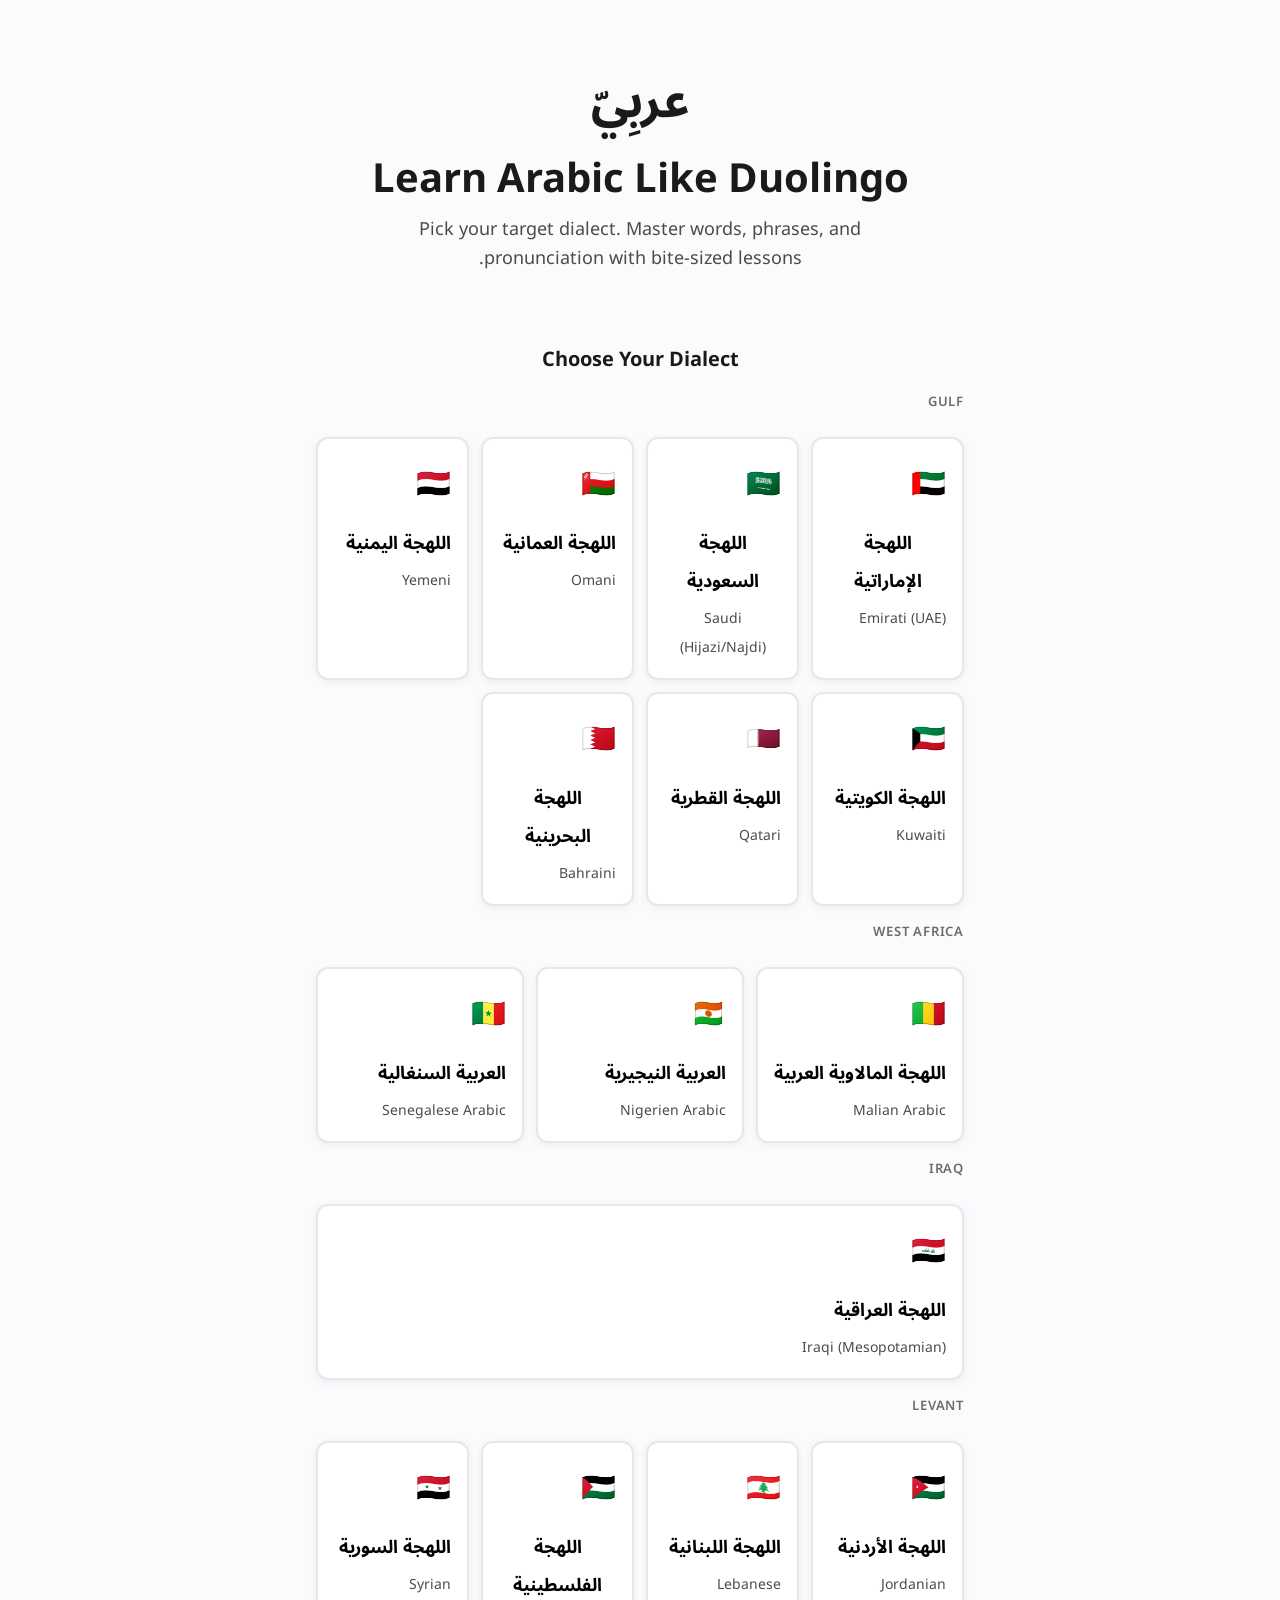
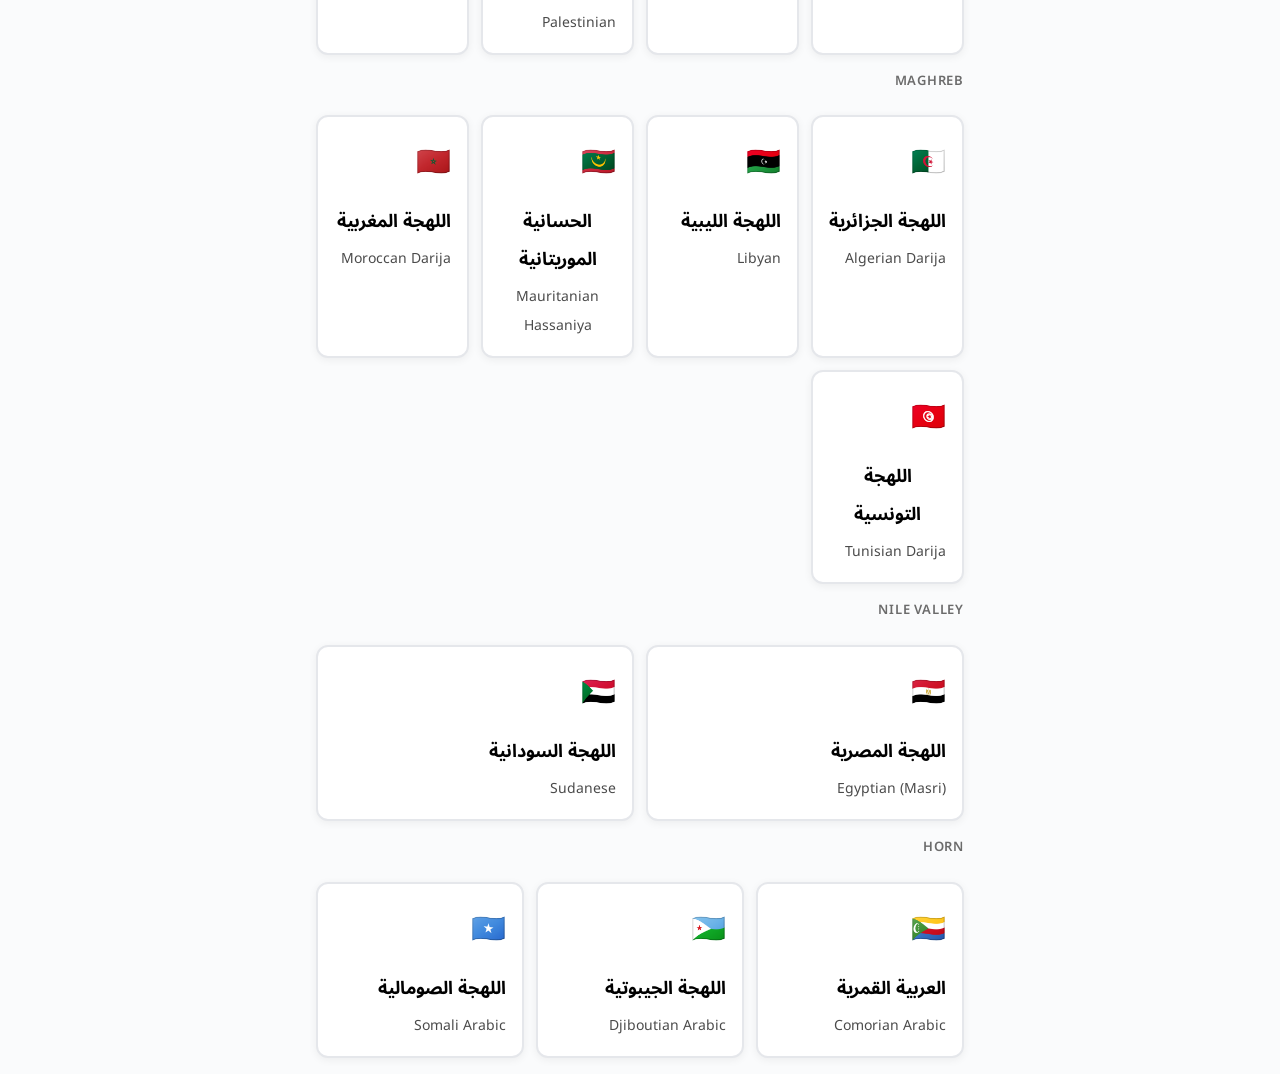
<file: index.html>
<!DOCTYPE html>
<html lang="ar" dir="rtl">
<head>
    <meta charset="UTF-8">
    <meta name="viewport" content="width=device-width, initial-scale=1.0, viewport-fit=cover">
    <title>Arabic Dialects - Learn Arabic</title>
    <meta name="description" content="Learn Arabic across 25 regional dialects with bite-sized, Duolingo-style lessons. Works offline.">
    <meta name="theme-color" content="#58cc02">
    <meta name="mobile-web-app-capable" content="yes">
    <meta name="apple-mobile-web-app-capable" content="yes">
    <meta name="apple-mobile-web-app-status-bar-style" content="default">
    <meta name="apple-mobile-web-app-title" content="Arabic">
    <link rel="manifest" href="manifest.webmanifest">
    <link rel="icon" type="image/png" href="assets/icon-192.png">
    <link rel="apple-touch-icon" href="assets/apple-touch-icon.png">
    <link rel="preconnect" href="https://fonts.googleapis.com">
    <link rel="preconnect" href="https://fonts.gstatic.com" crossorigin>
    <link href="https://fonts.googleapis.com/css2?family=Noto+Sans+Arabic:wght@400;500;600;700&display=swap" rel="stylesheet">
    <link rel="stylesheet" href="css/style.css">
</head>
<body>
    <!-- Splash/Onboarding Screen -->
    <div id="onboardingScreen" class="screen active">
        <div class="container">
            <div class="onboarding-hero">
                <div class="app-logo">عربِيّ</div>
                <h1 class="hero-title">Learn Arabic Like Duolingo</h1>
                <p class="hero-subtitle">Pick your target dialect. Master words, phrases, and pronunciation with bite-sized lessons.</p>
            </div>

            <section class="dialect-section">
                <h2 class="section-title">Choose Your Dialect</h2>
                <div class="dialect-grid" id="dialectGrid">
                    <!-- Populated by JS -->
                </div>
            </section>
        </div>
    </div>

    <!-- Home Screen -->
    <div id="homeScreen" class="screen">
        <header class="app-header">
            <button class="back-btn" id="backToOnboarding" aria-label="Back to dialect selection">←</button>
            <div class="header-info">
                <h2 class="dialect-name" id="headerDialectName"></h2>
                <span class="streak-badge" id="streakBadge">🔥 <span id="streakCount">0</span> day streak</span>
            </div>
            <div class="header-actions">
                <span class="xp-badge" id="xpBadge">⭐ <span id="xpCount">0</span> XP</span>
            </div>
        </header>

        <div class="container">
            <div class="progress-overview">
                <h3>Your Progress</h3>
                <div class="level-indicator">
                    <span>Level <span id="userLevel">1</span></span>
                    <div class="xp-bar">
                        <div class="xp-bar-fill" id="xpBarFill" style="width: 0%"></div>
                    </div>
                </div>
            </div>

            <section class="units-section">
                <h3>Units</h3>
                <div class="units-list" id="unitsList">
                    <!-- Populated by JS -->
                </div>
            </section>
        </div>
    </div>

    <!-- Lesson Screen -->
    <div id="lessonScreen" class="screen">
        <header class="lesson-header">
            <button class="close-lesson" id="closeLesson">✕</button>
            <div class="lesson-progress">
                <div class="lesson-title" id="lessonTitle"></div>
                <div class="lesson-progress-bar">
                    <div class="lesson-progress-fill" id="lessonProgressFill" style="width: 0%"></div>
                </div>
                <span class="lesson-counter"><span id="currentQ">1</span>/<span id="totalQ">5</span></span>
            </div>
        </header>

        <div class="lesson-content container">
            <div class="question-area" id="questionArea">
                <!-- Question rendered here -->
            </div>
            <div class="feedback-area" id="feedbackArea" aria-live="polite">
                <div class="feedback-text" id="feedbackText"></div>
                <div class="root-note" id="rootNote" hidden></div>
                <div class="auto-timer" id="autoTimer" hidden>
                    <div class="auto-timer-fill" id="autoTimerFill"></div>
                </div>
            </div>
        </div>

        <div class="lesson-actions">
            <button class="btn btn-secondary" id="skipBtn">Skip</button>
        </div>
    </div>

    <!-- Test / Review Screen -->
    <div id="testScreen" class="screen">
        <header class="app-header">
            <h2>Test Yourself</h2>
        </header>
        <div class="container">
            <div class="test-card">
                <p class="test-lead">A quick mixed quiz of everything you have unlocked. It repeats the words you get wrong until they stick.</p>
                <div class="profile-stats">
                    <div class="stat">
                        <span class="stat-value" id="testWordsKnown">0</span>
                        <span class="stat-label">Words unlocked</span>
                    </div>
                    <div class="stat">
                        <span class="stat-value" id="testAccuracy">0%</span>
                        <span class="stat-label">Accuracy so far</span>
                    </div>
                </div>
                <p class="test-info" id="testPoolInfo"></p>
                <button class="btn btn-primary" id="testStartBtn">Start test</button>
            </div>
        </div>
    </div>

    <!-- Profile Screen -->
    <div id="profileScreen" class="screen">
        <header class="app-header">
            <h2>Profile</h2>
        </header>
        <div class="container">
            <div class="profile-card">
                <div class="profile-avatar">👤</div>
                <h3 class="profile-name">Learner</h3>
                <div class="profile-stats">
                    <div class="stat">
                        <span class="stat-value" id="profileStreak">0</span>
                        <span class="stat-label">Day Streak</span>
                    </div>
                    <div class="stat">
                        <span class="stat-value" id="profileXP">0</span>
                        <span class="stat-label">Total XP</span>
                    </div>
                    <div class="stat">
                        <span class="stat-value" id="profileLevel">1</span>
                        <span class="stat-label">Level</span>
                    </div>
                </div>
            </div>

            <section class="achievements">
                <h3>Achievements</h3>
                <div class="badge-grid">
                    <div class="badge-item locked" title="Complete 5 lessons">
                        <span class="badge-icon">🏆</span>
                        <span class="badge-name">First Steps</span>
                    </div>
                    <div class="badge-item locked" title="Learn 100 words">
                        <span class="badge-icon">📚</span>
                        <span class="badge-name">Word Collector</span>
                    </div>
                    <div class="badge-item locked" title="1000 XP">
                        <span class="badge-icon">⭐</span>
                        <span class="badge-name">XP Master</span>
                    </div>
                </div>
            </section>

            <section class="settings">
                <h3>Settings</h3>
                <div class="setting-item">
                    <label for="dialectSelectProfile">Current Dialect</label>
                    <select id="dialectSelectProfile" class="dialect-select"></select>
                </div>

                <div class="install-row" id="installRow" hidden>
                    <button class="btn btn-primary" id="installBtn">Install app</button>
                    <p class="install-hint">Adds the app to this device so it works offline.</p>
                </div>
                <p class="install-hint" id="iosInstallHint" hidden>
                    On iPhone or iPad: tap Share, then "Add to Home Screen".
                </p>

                <button class="btn btn-secondary" id="resetProgressBtn" style="margin-top:1rem">Reset Progress</button>
            </section>
        </div>
    </div>

    <!-- Root & Pattern Screen -->
    <div id="rootsScreen" class="screen">
        <header class="app-header">
            <h2>Root &amp; Pattern</h2>
        </header>
        <div class="container">
            <p class="roots-lead">
                Almost every Arabic word is a three-letter root poured into a pattern.
                Learn the moulds and you stop memorising words one by one — you start
                predicting words you have never seen.
            </p>

            <button class="btn btn-primary roots-cta" id="rootDrillBtn">Practise: guess the meaning</button>

            <section class="roots-section">
                <h3>The patterns <span class="roots-ar">الأوزان</span></h3>
                <p class="roots-sub">Read ف ع ل as the three root letters.</p>
                <div class="pattern-list" id="patternList"></div>
            </section>

            <section class="roots-section">
                <h3>The roots <span class="roots-ar">الجذور</span></h3>
                <div class="family-list" id="familyList"></div>
            </section>
        </div>
    </div>

    <nav class="bottom-nav" id="bottomNav" hidden>
        <button class="nav-btn active" data-tab="home">🏠 Lessons</button>
        <button class="nav-btn" data-tab="roots">🌱 Roots</button>
        <button class="nav-btn" data-tab="test">📊 Test</button>
        <button class="nav-btn" data-tab="profile">👤 Profile</button>
    </nav>

    <script src="data/dialects.js"></script>
    <script src="data/roots.js"></script>
    <script src="data/lessonData.js"></script>
    <script src="data/sentences.js"></script>
    <script src="js/sentenceEngine.js"></script>
    <script src="js/app.js"></script>
    <script>
        // PWA: register the service worker for offline use.
        if ('serviceWorker' in navigator) {
            window.addEventListener('load', () => {
                navigator.serviceWorker.register('sw.js').catch(() => {});
            });
        }

        // Install prompt. Chrome/Edge/Android fire beforeinstallprompt;
        // iOS Safari needs the manual "Add to Home Screen" route.
        (function () {
            const row = document.getElementById('installRow');
            const btn = document.getElementById('installBtn');
            const iosHint = document.getElementById('iosInstallHint');
            let deferredPrompt = null;

            const standalone = window.matchMedia('(display-mode: standalone)').matches ||
                window.navigator.standalone === true;
            if (standalone) return;

            const isIOS = /iphone|ipad|ipod/i.test(navigator.userAgent);
            if (isIOS) {
                iosHint.hidden = false;
                return;
            }

            window.addEventListener('beforeinstallprompt', e => {
                e.preventDefault();
                deferredPrompt = e;
                row.hidden = false;
            });

            btn.addEventListener('click', async () => {
                if (!deferredPrompt) return;
                deferredPrompt.prompt();
                await deferredPrompt.userChoice;
                deferredPrompt = null;
                row.hidden = true;
            });
        })();
    </script>
</body>
</html>
</file>
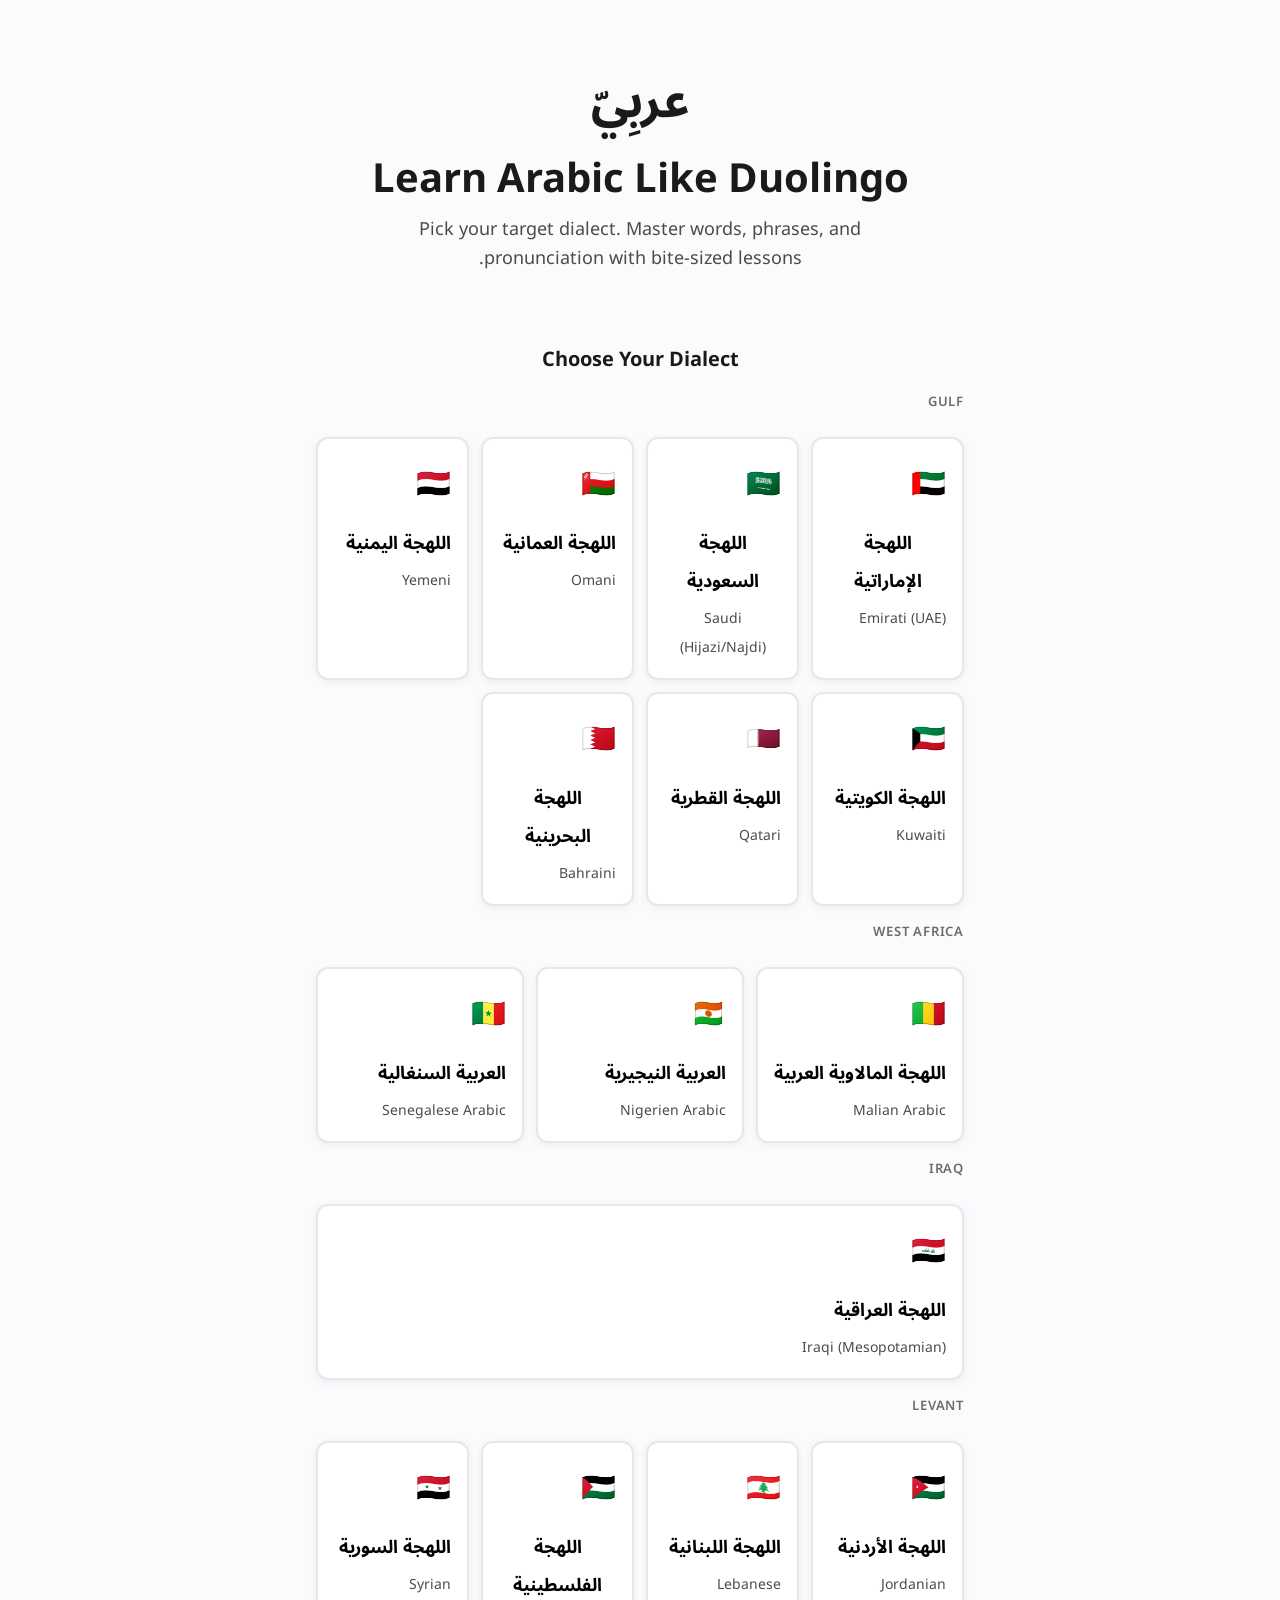
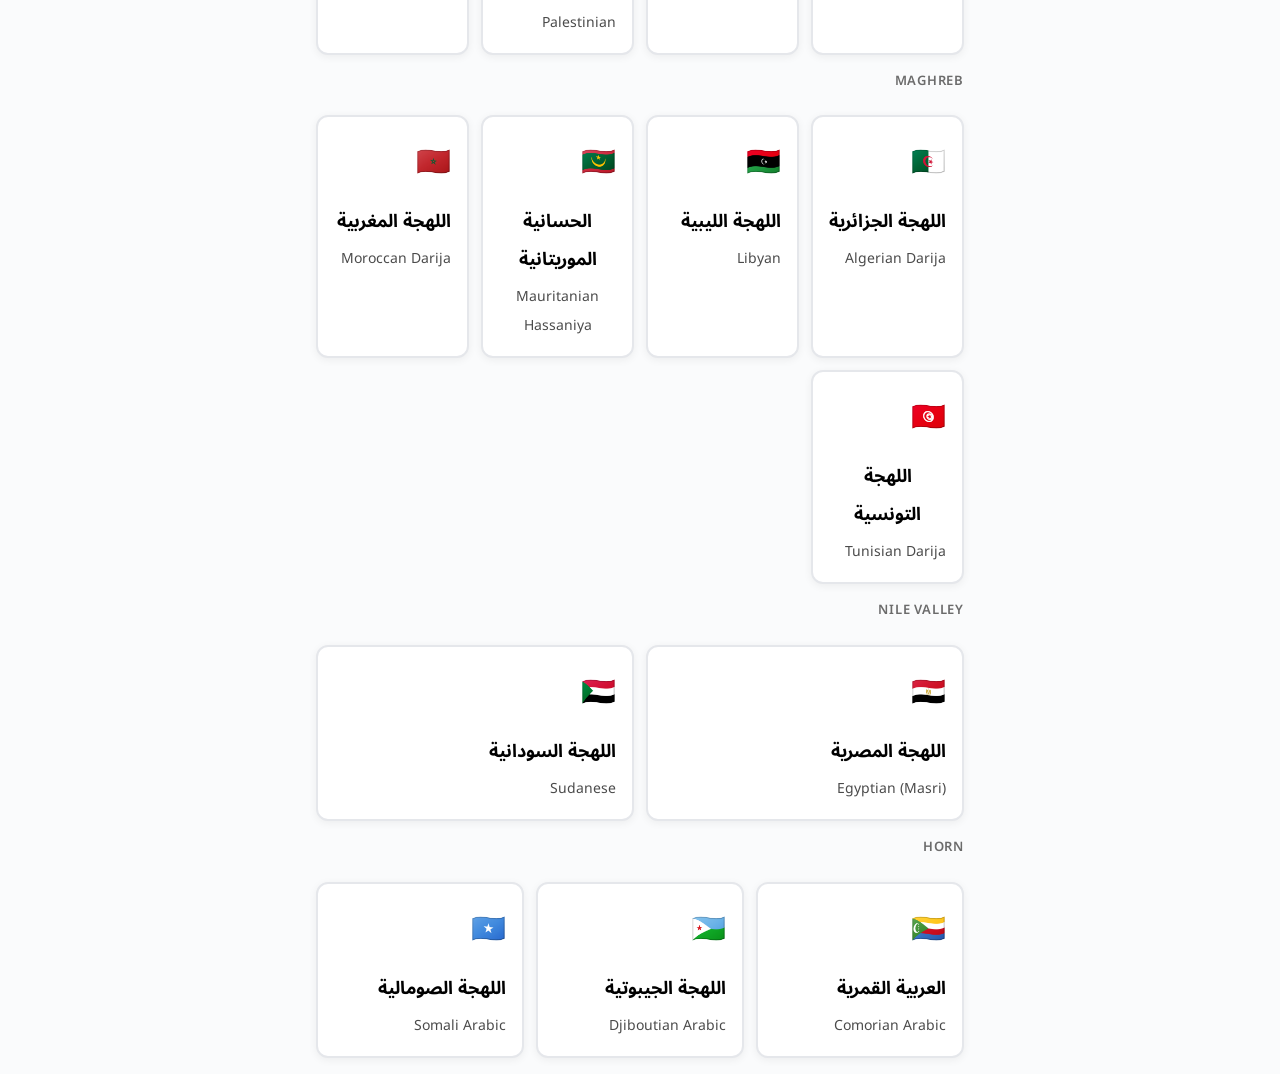
<file: arabic-dialects-single.html>
<!DOCTYPE html>
<html lang="ar" dir="rtl">
<head>
    <meta charset="UTF-8">
    <meta name="viewport" content="width=device-width, initial-scale=1.0, viewport-fit=cover">
    <title>Arabic Dialects - Learn Arabic</title>
    <meta name="description" content="Learn Arabic across 25 regional dialects with bite-sized, Duolingo-style lessons. Works offline.">
    <meta name="theme-color" content="#58cc02">
    <meta name="mobile-web-app-capable" content="yes">
    <meta name="apple-mobile-web-app-capable" content="yes">
    <meta name="apple-mobile-web-app-status-bar-style" content="default">
    <meta name="apple-mobile-web-app-title" content="Arabic">
    
    <link rel="icon" type="image/png" href="assets/icon-192.png">
    <link rel="apple-touch-icon" href="assets/apple-touch-icon.png">
    <link rel="preconnect" href="https://fonts.googleapis.com">
    <link rel="preconnect" href="https://fonts.gstatic.com" crossorigin>
    <link href="https://fonts.googleapis.com/css2?family=Noto+Sans+Arabic:wght@400;500;600;700&display=swap" rel="stylesheet">
    <style>
/* Design System - Duolingo Style (Arabic Learning App) */
/* Following design-taste principles: clear hierarchy, good spacing, accessible */

:root {
    --bg: #fafbfc;
    --bg-alt: #ffffff;
    --text-primary: #1a1a1a;
    --text-secondary: #4b4b4b;
    --text-muted: #6b6b6b;
    --border: #e5e7eb;
    --accent: #58cc02; /* Duolingo green */
    --accent-hover: #4bb302;
    --accent-active: #3c9a02;
    --blue: #1cb0f6;
    --red: #ff4b4b;
    --orange: #ff9600;
    --purple: #ce82ff;
    --gold: #ffc800;
    --shadow-sm: 0 2px 8px rgba(0,0,0,0.06);
    --shadow: 0 4px 16px rgba(0,0,0,0.08);
    --radius: 12px;
    --radius-lg: 16px;
    --spacing-xs: 0.5rem;
    --spacing-sm: 0.75rem;
    --spacing-md: 1rem;
    --spacing-lg: 1.5rem;
    --spacing-xl: 2rem;
    --spacing-2xl: 3rem;
}

* {
    margin: 0;
    padding: 0;
    box-sizing: border-box;
}

html {
    font-size: 16px;
    line-height: 1.6;
}

body {
    font-family: 'Noto Sans Arabic', -apple-system, BlinkMacSystemFont, 'Segoe UI', 'Roboto', 'Oxygen',
        'Ubuntu', 'Cantarell', 'Fira Sans', 'Droid Sans', 'Helvetica Neue',
        sans-serif;
    background: var(--bg);
    color: var(--text-primary);
    min-height: 100vh;
    -webkit-font-smoothing: antialiased;
    -moz-osx-font-smoothing: grayscale;
    text-wrap: pretty;
}

.screen {
    display: none;
    min-height: 100vh;
    flex-direction: column;
}

.screen.active {
    display: flex;
}

/* Container */
.container {
    max-width: 680px;
    margin: 0 auto;
    padding: var(--spacing-md);
    width: 100%;
    flex: 1;
}

/* Onboarding */
.onboarding-hero {
    text-align: center;
    padding: var(--spacing-2xl) var(--spacing-md);
}

.app-logo {
    font-size: 3rem;
    font-weight: 700;
    margin-bottom: var(--spacing-md);
    letter-spacing: -0.02em;
}

.hero-title {
    font-size: clamp(1.8rem, 4vw, 2.5rem);
    font-weight: 700;
    margin-bottom: var(--spacing-sm);
    line-height: 1.15;
    text-wrap: balance;
}

.hero-subtitle {
    font-size: clamp(1rem, 2.5vw, 1.125rem);
    color: var(--text-secondary);
    max-width: 520px;
    margin: 0 auto;
}

/* Sections */
.dialect-section {
    margin-top: var(--spacing-lg);
}

.section-title {
    font-size: 1.25rem;
    font-weight: 700;
    margin-bottom: var(--spacing-md);
    text-align: center;
}

.dialect-grid {
    display: flex;
    flex-direction: column;
    gap: var(--spacing-md);
}

.region-heading {
    font-size: 0.8125rem;
    font-weight: 600;
    letter-spacing: 0.06em;
    text-transform: uppercase;
    color: var(--text-muted);
    margin-bottom: var(--spacing-xs);
}

.dialect-grid-inner {
    display: grid;
    grid-template-columns: repeat(auto-fit, minmax(140px, 1fr));
    gap: var(--spacing-sm);
}

.dialect-card {
    background: var(--bg-alt);
    border: 2px solid var(--border);
    border-radius: var(--radius);
    padding: var(--spacing-md);
    text-align: center;
    cursor: pointer;
    transition: all 150ms ease-out;
    box-shadow: var(--shadow-sm);
    font-family: 'Noto Sans Arabic', sans-serif;
    display: flex;
    flex-direction: column;
    gap: 2px;
}

.dialect-card:hover {
    border-color: var(--accent);
    transform: translateY(-2px);
    box-shadow: var(--shadow);
}

.dialect-card:focus-visible {
    outline: 3px solid var(--blue);
    outline-offset: 2px;
    border-color: var(--accent);
}

.dialect-card:active {
    transform: translateY(0) scale(0.97);
    transition: all 100ms ease-out;
}

.dialect-flag {
    font-size: 1.75rem;
    margin-bottom: var(--spacing-xs);
    display: block;
}

.dialect-name-ar {
    font-size: 1.125rem;
    font-weight: 700;
    margin-bottom: 2px;
}

.dialect-name-en {
    font-size: 0.875rem;
    color: var(--text-secondary);
}

/* Header */
.app-header {
    background: var(--bg-alt);
    border-bottom: 1px solid var(--border);
    padding: var(--spacing-md);
    display: flex;
    align-items: center;
    justify-content: space-between;
    gap: var(--spacing-md);
    box-shadow: var(--shadow-sm);
}

.back-btn {
    background: var(--bg);
    border: 1px solid var(--border);
    border-radius: 8px;
    padding: 0.5rem 0.875rem;
    font-size: 1rem;
    cursor: pointer;
    font-family: inherit;
    transition: all 120ms ease-out;
    min-width: 44px;
    min-height: 44px;
}

.back-btn:hover {
    background: var(--border);
}

.back-btn:focus-visible {
    outline: 3px solid var(--blue);
    outline-offset: 2px;
}

.back-btn:active {
    transform: scale(0.97);
}

.header-info {
    flex: 1;
    display: flex;
    flex-direction: column;
    gap: 4px;
    min-width: 0;
}

.dialect-name {
    font-size: 1.125rem;
    font-weight: 700;
    white-space: nowrap;
    overflow: hidden;
    text-overflow: ellipsis;
}

.streak-badge,
.xp-badge {
    font-size: 0.875rem;
    color: var(--text-secondary);
    background: var(--bg);
    padding: 4px 8px;
    border-radius: 6px;
    display: inline-block;
    width: fit-content;
}

.xp-badge {
    color: var(--orange);
    font-weight: 600;
}

/* Progress Overview */
.progress-overview {
    background: var(--bg-alt);
    border: 1px solid var(--border);
    border-radius: var(--radius);
    padding: var(--spacing-md);
    margin: var(--spacing-md) 0;
    box-shadow: var(--shadow-sm);
}

.progress-overview h3 {
    font-size: 1rem;
    margin-bottom: var(--spacing-sm);
    font-weight: 700;
}

.level-indicator {
    display: flex;
    flex-direction: column;
    gap: var(--spacing-xs);
}

.xp-bar {
    width: 100%;
    height: 10px;
    background: var(--border);
    border-radius: 5px;
    overflow: hidden;
}

.xp-bar-fill {
    height: 100%;
    background: linear-gradient(90deg, var(--gold), var(--orange));
    transition: width 300ms ease-out;
    border-radius: 5px;
}

/* Units */
.units-section h3 {
    font-size: 1rem;
    margin: var(--spacing-md) 0 var(--spacing-sm) 0;
    font-weight: 700;
}

.units-list {
    display: flex;
    flex-direction: column;
    gap: var(--spacing-sm);
}

.unit-card {
    background: var(--bg-alt);
    border: 1px solid var(--border);
    border-radius: var(--radius);
    padding: var(--spacing-md);
    box-shadow: var(--shadow-sm);
    transition: all 150ms ease-out;
    display: flex;
    align-items: center;
    gap: var(--spacing-md);
}

.unit-badge {
    flex: 0 0 auto;
    width: 44px;
    height: 44px;
    border-radius: 50%;
    display: grid;
    place-items: center;
    font-size: 1.1rem;
    background: var(--bg);
    border: 2px solid var(--border);
    color: var(--text-muted);
}

.unit-card:not(.locked):not(.completed) .unit-badge {
    border-color: var(--accent);
    color: var(--accent);
}

.unit-card.completed .unit-badge {
    background: var(--accent);
    border-color: var(--accent);
    color: #fff;
}

.unit-card.locked .unit-badge {
    background: var(--bg);
}

.unit-body {
    flex: 1;
    min-width: 0;
}

.unit-card.locked {
    opacity: 0.6;
    cursor: not-allowed;
}

.unit-card:not(.locked) {
    cursor: pointer;
}

.unit-card:not(.locked):hover {
    border-color: var(--accent);
    transform: translateY(-2px);
    box-shadow: var(--shadow);
}

.unit-card:not(.locked):focus-visible {
    outline: 3px solid var(--blue);
    outline-offset: 2px;
}

.unit-card:not(.locked):active {
    transform: translateY(0) scale(0.98);
}

.unit-header {
    display: flex;
    justify-content: space-between;
    align-items: center;
    margin-bottom: var(--spacing-xs);
}

.unit-title {
    font-size: 1.125rem;
    font-weight: 700;
}

.unit-status {
    font-size: 0.875rem;
    color: var(--text-muted);
}

.unit-card:not(.locked) .unit-status {
    color: var(--accent);
    font-weight: 600;
}

.unit-desc {
    color: var(--text-secondary);
    font-size: 0.9rem;
}

/* Bottom Nav */
.bottom-nav {
    background: var(--bg-alt);
    border-top: 1px solid var(--border);
    padding: var(--spacing-sm);
    display: flex;
    justify-content: space-around;
    position: fixed;
    bottom: 0;
    left: 0;
    right: 0;
    z-index: 20;
    box-shadow: 0 -2px 8px rgba(0,0,0,0.04);
}

.bottom-nav[hidden] {
    display: none;
}

body.has-nav {
    padding-bottom: 84px;
}

.nav-btn {
    background: transparent;
    border: none;
    padding: var(--spacing-sm) var(--spacing-md);
    font-size: 0.875rem;
    font-family: inherit;
    cursor: pointer;
    color: var(--text-muted);
    border-radius: 8px;
    min-height: 44px;
    min-width: 44px;
    transition: all 120ms ease-out;
}

.nav-btn:hover {
    background: var(--bg);
    color: var(--text-primary);
}

.nav-btn:focus-visible {
    outline: 3px solid var(--blue);
    outline-offset: 2px;
}

.nav-btn.active {
    color: var(--accent);
    font-weight: 600;
    background: rgba(88, 204, 2, 0.1);
}

/* Lesson Screen */
.lesson-header {
    background: var(--bg-alt);
    border-bottom: 1px solid var(--border);
    padding: var(--spacing-md);
    display: flex;
    align-items: center;
    gap: var(--spacing-md);
    box-shadow: var(--shadow-sm);
}

.close-lesson {
    background: var(--bg);
    border: 1px solid var(--border);
    border-radius: 8px;
    padding: 0.5rem 0.875rem;
    font-size: 1rem;
    cursor: pointer;
    font-family: inherit;
    min-width: 44px;
    min-height: 44px;
    transition: all 120ms ease-out;
}

.close-lesson:hover {
    background: var(--border);
}

.close-lesson:focus-visible {
    outline: 3px solid var(--blue);
    outline-offset: 2px;
}

.close-lesson:active {
    transform: scale(0.97);
}

.lesson-progress {
    flex: 1;
    display: flex;
    align-items: center;
    gap: var(--spacing-sm);
}

.lesson-progress-bar {
    flex: 1;
    height: 8px;
    background: var(--border);
    border-radius: 4px;
    overflow: hidden;
}

.lesson-progress-fill {
    height: 100%;
    background: var(--accent);
    transition: width 250ms ease-out;
    border-radius: 4px;
}

.lesson-counter {
    font-size: 0.875rem;
    color: var(--text-muted);
    min-width: 60px;
    text-align: right;
}

.lesson-content {
    flex: 1;
    display: flex;
    flex-direction: column;
    gap: var(--spacing-lg);
    padding-top: var(--spacing-xl);
}

.question-area {
    background: var(--bg-alt);
    border: 1px solid var(--border);
    border-radius: var(--radius-lg);
    padding: var(--spacing-xl);
    text-align: center;
    box-shadow: var(--shadow-sm);
    min-height: 200px;
    display: flex;
    flex-direction: column;
    justify-content: center;
    gap: var(--spacing-md);
}

.question-instruction {
    font-size: 0.9375rem;
    font-weight: 600;
    color: var(--text-muted);
    margin-bottom: var(--spacing-xs);
}

.prompt-row {
    display: flex;
    align-items: center;
    justify-content: center;
    gap: var(--spacing-md);
    flex-wrap: wrap;
}

.question-text {
    font-size: clamp(1.5rem, 5vw, 2.5rem);
    font-weight: 700;
    line-height: 1.3;
}

.question-hint {
    font-size: clamp(1rem, 3vw, 1.25rem);
    color: var(--text-secondary);
}

.speak-btn {
    flex: 0 0 auto;
    width: 52px;
    height: 52px;
    border-radius: 50%;
    border: 2px solid var(--blue);
    background: rgba(28, 176, 246, 0.1);
    color: var(--blue);
    font-size: 1.35rem;
    cursor: pointer;
    display: grid;
    place-items: center;
    transition: transform 120ms ease-out, background 120ms ease-out;
}

.speak-btn:hover {
    background: rgba(28, 176, 246, 0.2);
    transform: scale(1.05);
}

.speak-btn:focus-visible {
    outline: 3px solid var(--blue);
    outline-offset: 3px;
}

.speak-btn:active {
    transform: scale(0.94);
}

.choices {
    display: grid;
    grid-template-columns: 1fr 1fr;
    gap: var(--spacing-sm);
    margin-top: var(--spacing-md);
}

@media (max-width: 480px) {
    .choices {
        grid-template-columns: 1fr;
    }
}

.choice-btn {
    background: var(--bg-alt);
    border: 2px solid var(--border);
    border-radius: var(--radius);
    padding: var(--spacing-md);
    font-size: 1rem;
    font-family: 'Noto Sans Arabic', sans-serif;
    cursor: pointer;
    min-height: 56px;
    transition: all 150ms ease-out;
    box-shadow: var(--shadow-sm);
}

.choice-btn:hover:not(:disabled) {
    border-color: var(--accent);
    background: rgba(88, 204, 2, 0.05);
    transform: translateY(-2px);
    box-shadow: var(--shadow);
}

.choice-btn:focus-visible:not(:disabled) {
    outline: 3px solid var(--blue);
    outline-offset: 2px;
    border-color: var(--accent);
}

.choice-btn:active:not(:disabled) {
    transform: translateY(0) scale(0.97);
}

.choice-btn:disabled {
    cursor: not-allowed;
    opacity: 0.7;
}

.choice-btn.correct {
    border-color: var(--accent);
    background: rgba(88, 204, 2, 0.1);
    color: var(--accent-hover);
    font-weight: 600;
}

.choice-btn.wrong {
    border-color: var(--red);
    background: rgba(255, 75, 75, 0.1);
    color: var(--red);
    font-weight: 600;
}

.choice-btn.selected {
    border-color: var(--blue);
    background: rgba(28, 176, 246, 0.1);
    box-shadow: 0 0 0 2px rgba(28, 176, 246, 0.35);
}

.choice-btn.correct,
.choice-btn.wrong {
    box-shadow: none;
}

/* Sentence tile builder. Both rows are RTL: the strip's first word sits at the
   right edge, and the tray reads right-to-left so tiles are scanned in the same
   direction. Everything wraps and shrinks, so 386px never scrolls sideways. */
.build-strip,
.build-tray {
    display: flex;
    flex-wrap: wrap;
    align-items: center;
    gap: var(--spacing-xs);
    width: 100%;
    max-width: 100%;
    min-width: 0;
    direction: rtl;
}

.build-strip {
    min-height: 84px;
    padding: var(--spacing-sm);
    border: 2px dashed var(--border);
    border-radius: var(--radius);
    background: var(--bg);
    justify-content: flex-start;
    align-content: flex-start;
    transition: border-color 150ms ease-out, background 150ms ease-out;
}

/* An empty strip shows the line it is waiting to be filled on. */
.build-strip.is-empty::before {
    content: '';
    display: block;
    width: 100%;
    border-bottom: 2px dashed var(--border);
    transform: translateY(10px);
}

.build-strip.correct {
    border-color: var(--accent);
    border-style: solid;
    background: rgba(88, 204, 2, 0.08);
}

.build-strip.wrong {
    border-color: var(--red);
    border-style: solid;
    background: rgba(255, 75, 75, 0.08);
}

.build-tray {
    margin-top: var(--spacing-sm);
    min-height: 48px;
}

.build-tile {
    display: inline-flex;
    flex-direction: column;
    align-items: center;
    gap: 2px;
    font-family: 'Noto Sans Arabic', sans-serif;
    font-size: 1.0625rem;
    font-weight: 600;
    line-height: 1.4;
    padding: 0.5rem 0.875rem;
    min-height: 44px;
    max-width: 100%;
    overflow-wrap: break-word;
    border-radius: var(--radius);
    border: 2px solid var(--border);
    background: var(--bg-alt);
    color: var(--text-primary);
    cursor: pointer;
    box-shadow: var(--shadow-sm);
    transition: transform 120ms ease-out, border-color 120ms ease-out, background 120ms ease-out;
}

.build-tile-word {
    display: block;
    max-width: 100%;
    overflow-wrap: break-word;
}

/* The support under a placed tile: its taught gloss, and - for a word the
   root layer knows - the root it was built from. */
.build-tile-chips {
    display: flex;
    flex-wrap: wrap;
    align-items: center;
    justify-content: center;
    gap: 4px;
    font-weight: 500;
    line-height: 1.3;
}

.tile-gloss {
    font-size: 0.6875rem;
    color: var(--text-muted);
}

.tile-root-chip {
    font-size: 0.625rem;
    font-weight: 700;
    letter-spacing: 0.01em;
    color: var(--text-secondary);
    background: rgba(206, 130, 255, 0.12);
    border: 1px solid rgba(206, 130, 255, 0.35);
    border-radius: 999px;
    padding: 0.0625rem 0.375rem;
}

.build-tile:hover:not(:disabled) {
    border-color: var(--blue);
    transform: translateY(-2px);
}

.build-tile:focus-visible:not(:disabled) {
    outline: 3px solid var(--blue);
    outline-offset: 2px;
}

.build-tile:active:not(:disabled) {
    transform: translateY(0) scale(0.97);
}

.build-tile-answer {
    border-color: var(--blue);
    background: rgba(28, 176, 246, 0.08);
}

.build-tile:disabled {
    cursor: not-allowed;
}

.build-strip.correct .build-tile {
    border-color: var(--accent);
    background: rgba(88, 204, 2, 0.14);
    color: var(--accent-hover);
}

.build-strip.wrong .build-tile {
    border-color: var(--red);
    background: rgba(255, 75, 75, 0.14);
    color: var(--red);
}

.build-hint {
    font-size: 0.8125rem;
    color: var(--text-muted);
    margin-top: var(--spacing-xs);
}

/* Closing question of a sentence stage: the word, then four pattern moulds. */
.root-moment-prompt {
    text-align: center;
    margin: var(--spacing-sm) 0;
}

.root-moment-word {
    font-family: 'Noto Sans Arabic', sans-serif;
    font-size: 2rem;
    font-weight: 700;
    line-height: 1.3;
    color: var(--text-primary);
}

.root-moment-gloss {
    font-size: 0.9375rem;
    color: var(--text-secondary);
}

.pattern-choice {
    font-family: 'Noto Sans Arabic', sans-serif;
    font-size: 1.125rem;
}

@media (max-width: 420px) {
    .build-strip {
        padding: var(--spacing-xs);
        min-height: 72px;
        gap: 6px;
    }

    .build-tray {
        gap: 6px;
    }

    .build-tile {
        font-size: 1rem;
        padding: 0.4375rem 0.6875rem;
    }
}

/* Lesson complete panel */
.complete-panel {
    display: flex;
    flex-direction: column;
    align-items: center;
    gap: var(--spacing-sm);
}

.complete-emoji {
    font-size: 3.5rem;
    line-height: 1;
}

.complete-title {
    font-size: 1.5rem;
    font-weight: 700;
}

.complete-stats {
    display: flex;
    gap: var(--spacing-xl);
    margin-top: var(--spacing-sm);
}

.complete-stat {
    display: flex;
    flex-direction: column;
    gap: 2px;
}

.complete-value {
    font-size: 1.75rem;
    font-weight: 700;
    color: var(--accent);
}

.complete-label {
    font-size: 0.8125rem;
    color: var(--text-muted);
}

.feedback-area {
    display: flex;
    flex-direction: column;
    align-items: center;
    gap: var(--spacing-sm);
    min-height: 32px;
}

.feedback-text {
    text-align: center;
    font-size: 1.125rem;
    font-weight: 600;
    min-height: 28px;
}

.feedback-correct .feedback-text {
    color: var(--accent-hover);
}

.feedback-wrong .feedback-text {
    color: var(--red);
}

/* Auto-advance countdown: communicates when the next question arrives. */
.auto-timer {
    width: 100%;
    max-width: 320px;
    height: 4px;
    background: var(--border);
    border-radius: 2px;
    overflow: hidden;
}

.auto-timer[hidden] {
    display: none;
}

.auto-timer-fill {
    width: 100%;
    height: 100%;
    background: var(--accent);
    transform: scaleX(0);
    transform-origin: right;
}

.auto-timer-fill.correct {
    background: var(--accent);
}

.auto-timer-fill.wrong {
    background: var(--red);
}

.complete-btn {
    margin-top: var(--spacing-lg);
    max-width: 320px;
    width: 100%;
}

.lesson-actions {
    background: var(--bg-alt);
    border-top: 1px solid var(--border);
    padding: var(--spacing-md);
    display: flex;
    gap: var(--spacing-sm);
    justify-content: flex-end;
    position: sticky;
    bottom: 0;
    box-shadow: 0 -2px 8px rgba(0,0,0,0.04);
}

.lesson-actions .btn {
    flex: 0 0 auto;
    min-width: 120px;
    padding-inline: var(--spacing-xl);
}

.btn {
    flex: 1;
    padding: var(--spacing-md);
    font-size: 1rem;
    font-family: inherit;
    font-weight: 600;
    border: none;
    border-radius: 12px;
    cursor: pointer;
    min-height: 56px;
    transition: all 150ms ease-out;
    box-shadow: var(--shadow-sm);
}

.btn:focus-visible {
    outline: 3px solid var(--blue);
    outline-offset: 2px;
}

.btn:active {
    transform: scale(0.97);
}

.btn-primary {
    background: var(--accent);
    color: white;
}

.btn-primary:hover:not(:disabled) {
    background: var(--accent-hover);
    box-shadow: var(--shadow);
}

.btn-primary:disabled {
    background: var(--border);
    color: var(--text-muted);
    cursor: not-allowed;
    transform: none;
    box-shadow: var(--shadow-sm);
}

.btn-secondary {
    background: var(--bg);
    color: var(--text-primary);
    border: 1px solid var(--border);
}

.btn-secondary:hover {
    background: var(--border);
    box-shadow: var(--shadow);
}

/* Profile */
.profile-card {
    background: var(--bg-alt);
    border: 1px solid var(--border);
    border-radius: var(--radius-lg);
    padding: var(--spacing-xl);
    text-align: center;
    margin: var(--spacing-md) 0;
    box-shadow: var(--shadow-sm);
}

.profile-avatar {
    font-size: 3rem;
    margin-bottom: var(--spacing-sm);
}

.profile-name {
    font-size: 1.5rem;
    font-weight: 700;
    margin-bottom: var(--spacing-md);
}

.profile-stats {
    display: flex;
    justify-content: space-around;
    gap: var(--spacing-md);
}

.stat {
    display: flex;
    flex-direction: column;
    gap: 4px;
}

.stat-value {
    font-size: 1.75rem;
    font-weight: 700;
    color: var(--accent);
}

.stat-label {
    font-size: 0.875rem;
    color: var(--text-muted);
}

.achievements,
.settings {
    background: var(--bg-alt);
    border: 1px solid var(--border);
    border-radius: var(--radius-lg);
    padding: var(--spacing-md);
    margin: var(--spacing-md) 0;
    box-shadow: var(--shadow-sm);
}

.achievements h3,
.settings h3 {
    font-size: 1.125rem;
    margin-bottom: var(--spacing-md);
    font-weight: 700;
}

.badge-grid {
    display: grid;
    grid-template-columns: repeat(auto-fit, minmax(120px, 1fr));
    gap: var(--spacing-sm);
}

.badge-item {
    background: var(--bg);
    border: 1px solid var(--border);
    border-radius: var(--radius);
    padding: var(--spacing-sm);
    text-align: center;
    display: flex;
    flex-direction: column;
    gap: 4px;
}

.badge-item.locked {
    opacity: 0.5;
}

.badge-icon {
    font-size: 1.5rem;
}

.badge-name {
    font-size: 0.75rem;
    color: var(--text-secondary);
}

.setting-item {
    display: flex;
    flex-direction: column;
    gap: var(--spacing-xs);
}

.setting-item label {
    font-weight: 600;
    font-size: 0.9rem;
}

.dialect-select {
    padding: var(--spacing-sm);
    font-size: 0.9rem;
    font-family: inherit;
    border: 1px solid var(--border);
    border-radius: 8px;
    background: var(--bg-alt);
    min-height: 44px;
}

.install-row {
    margin-top: var(--spacing-md);
    display: flex;
    flex-direction: column;
    gap: var(--spacing-xs);
}

.install-hint {
    font-size: 0.8125rem;
    color: var(--text-muted);
    margin-top: var(--spacing-xs);
}

/* Responsive */
@media (max-width: 640px) {
    .container {
        padding: var(--spacing-sm);
    }
    
    .onboarding-hero {
        padding: var(--spacing-xl) var(--spacing-sm);
    }
    
    .app-header {
        padding: var(--spacing-sm);
    }
    
    .lesson-header {
        padding: var(--spacing-sm);
    }
    
    .lesson-actions {
        padding: var(--spacing-sm);
    }
    
    .profile-stats {
        flex-direction: column;
        gap: var(--spacing-md);
    }

    .complete-stats {
        gap: var(--spacing-lg);
    }
}

/* Reduced motion: keep state-change clarity, drop the movement. */
@media (prefers-reduced-motion: reduce) {
    *,
    *::before,
    *::after {
        animation-duration: 0.01ms !important;
        animation-iteration-count: 1 !important;
        transition-duration: 0.01ms !important;
        scroll-behavior: auto !important;
    }

    .dialect-card:hover,
    .unit-card:not(.locked):hover,
    .choice-btn:hover:not(:disabled),
    .speak-btn:hover {
        transform: none;
    }
}
/* Lesson title and transliteration hint */
.lesson-progress {
    flex-wrap: wrap;
}

.lesson-title {
    flex: 1 0 100%;
    font-size: 0.9rem;
    font-weight: 700;
    color: var(--text-primary);
    order: -1;
}

.prompt-stack {
    display: flex;
    flex-direction: column;
    gap: 0.25rem;
}

.prompt-translit {
    font-size: 0.9rem;
    color: var(--text-muted);
    letter-spacing: 0.02em;
    direction: ltr;
    text-align: right;
}

/* Test / review screen */
.test-card {
    background: var(--bg-alt);
    border: 1px solid var(--border);
    border-radius: var(--radius-lg);
    padding: var(--spacing-xl);
    box-shadow: var(--shadow-sm);
}

.test-lead {
    color: var(--text-secondary);
    line-height: 1.55;
    margin: 0 0 var(--spacing-lg);
}

.test-info {
    color: var(--text-muted);
    font-size: 0.875rem;
    line-height: 1.55;
    margin: var(--spacing-md) 0 var(--spacing-lg);
}

.test-card .btn {
    width: 100%;
}

/* ---------- Root & Pattern (الجذر والوزن) ---------- */

/* In-lesson hint: shown during the inference drill, above the choices. */
.root-hint {
    display: flex;
    flex-wrap: wrap;
    justify-content: center;
    gap: var(--spacing-xs);
}

.root-chip {
    display: inline-flex;
    align-items: baseline;
    gap: 0.375rem;
    background: var(--bg);
    border: 1px solid var(--border);
    border-radius: 999px;
    padding: 0.25rem 0.75rem;
    font-size: 0.875rem;
    color: var(--text-secondary);
}

.root-chip.chip-pattern {
    border-color: rgba(206, 130, 255, 0.4);
    background: rgba(206, 130, 255, 0.08);
}

.chip-label {
    font-size: 0.6875rem;
    font-weight: 700;
    letter-spacing: 0.06em;
    text-transform: uppercase;
    color: var(--text-muted);
}

.chip-gloss {
    color: var(--text-muted);
    font-size: 0.8125rem;
}

/* Post-answer explanation, sits under the feedback line. */
.root-note {
    max-width: 520px;
    text-align: center;
    font-size: 0.875rem;
    line-height: 1.5;
    color: var(--text-secondary);
    background: var(--bg);
    border: 1px solid var(--border);
    border-radius: var(--radius);
    padding: 0.5rem 0.75rem;
}

.root-note[hidden] {
    display: none;
}

/* Reference screen */
.roots-lead {
    color: var(--text-secondary);
    line-height: 1.6;
    margin-bottom: var(--spacing-md);
}

.roots-cta {
    width: 100%;
    margin-bottom: var(--spacing-lg);
}

.roots-section {
    background: var(--bg-alt);
    border: 1px solid var(--border);
    border-radius: var(--radius-lg);
    padding: var(--spacing-md);
    margin-bottom: var(--spacing-md);
    box-shadow: var(--shadow-sm);
}

.roots-section h3 {
    font-size: 1.125rem;
    font-weight: 700;
    display: flex;
    align-items: baseline;
    gap: var(--spacing-xs);
}

.roots-ar {
    font-size: 0.9375rem;
    font-weight: 500;
    color: var(--text-muted);
}

.roots-sub {
    font-size: 0.8125rem;
    color: var(--text-muted);
    margin: var(--spacing-xs) 0 var(--spacing-md);
}

.roots-empty {
    font-size: 0.875rem;
    color: var(--text-muted);
}

.pattern-list {
    display: flex;
    flex-direction: column;
}

.pattern-row {
    display: flex;
    align-items: center;
    gap: var(--spacing-md);
    padding: var(--spacing-xs) 0;
    border-bottom: 1px dashed var(--border);
}

.pattern-row:last-child {
    border-bottom: none;
}

.pattern-mould {
    flex: 0 0 auto;
    min-width: 96px;
    font-size: 1.125rem;
    font-weight: 700;
    color: var(--purple);
}

.pattern-body {
    display: flex;
    flex-direction: column;
    gap: 1px;
    min-width: 0;
}

.pattern-role {
    font-size: 0.875rem;
    color: var(--text-primary);
}

.pattern-example {
    font-size: 0.8125rem;
    color: var(--text-muted);
}

.family-list {
    display: flex;
    flex-direction: column;
    gap: var(--spacing-md);
}

.family-card {
    border: 1px solid var(--border);
    border-radius: var(--radius);
    overflow: hidden;
}

.family-head {
    display: flex;
    align-items: baseline;
    justify-content: space-between;
    gap: var(--spacing-sm);
    padding: var(--spacing-sm) var(--spacing-md);
    background: var(--bg);
    border-bottom: 1px solid var(--border);
}

.family-root {
    font-size: 1.125rem;
    font-weight: 700;
    letter-spacing: 0.04em;
}

.family-meaning {
    font-size: 0.8125rem;
    color: var(--text-muted);
}

.form-list {
    list-style: none;
    margin: 0;
    padding: 0 var(--spacing-md);
}

.form-row {
    display: flex;
    align-items: baseline;
    justify-content: space-between;
    gap: var(--spacing-md);
    padding: 0.5rem 0;
    border-bottom: 1px solid var(--border);
}

.form-row:last-child {
    border-bottom: none;
}

.form-word {
    background: none;
    border: none;
    padding: 0;
    font-family: 'Noto Sans Arabic', sans-serif;
    font-size: 1.0625rem;
    font-weight: 700;
    color: var(--text-primary);
    cursor: pointer;
    border-radius: 6px;
    min-height: 32px;
    transition: color 120ms ease-out;
}

.form-word:hover {
    color: var(--accent-hover);
}

.form-word:focus-visible {
    outline: 3px solid var(--blue);
    outline-offset: 2px;
}

.form-meta {
    display: flex;
    flex-direction: column;
    align-items: flex-end;
    gap: 1px;
    min-width: 0;
    text-align: left;
}

.form-en {
    font-size: 0.875rem;
    color: var(--text-secondary);
}

.form-pattern {
    font-size: 0.75rem;
    color: var(--purple);
}

.form-role {
    color: var(--text-muted);
}

@media (max-width: 480px) {
    .form-row {
        flex-direction: column;
        align-items: flex-start;
        gap: 2px;
    }

    .form-meta {
        align-items: flex-start;
        text-align: right;
    }
}

</style>
</head>
<body>
    <!-- Splash/Onboarding Screen -->
    <div id="onboardingScreen" class="screen active">
        <div class="container">
            <div class="onboarding-hero">
                <div class="app-logo">عربِيّ</div>
                <h1 class="hero-title">Learn Arabic Like Duolingo</h1>
                <p class="hero-subtitle">Pick your target dialect. Master words, phrases, and pronunciation with bite-sized lessons.</p>
            </div>

            <section class="dialect-section">
                <h2 class="section-title">Choose Your Dialect</h2>
                <div class="dialect-grid" id="dialectGrid">
                    <!-- Populated by JS -->
                </div>
            </section>
        </div>
    </div>

    <!-- Home Screen -->
    <div id="homeScreen" class="screen">
        <header class="app-header">
            <button class="back-btn" id="backToOnboarding" aria-label="Back to dialect selection">←</button>
            <div class="header-info">
                <h2 class="dialect-name" id="headerDialectName"></h2>
                <span class="streak-badge" id="streakBadge">🔥 <span id="streakCount">0</span> day streak</span>
            </div>
            <div class="header-actions">
                <span class="xp-badge" id="xpBadge">⭐ <span id="xpCount">0</span> XP</span>
            </div>
        </header>

        <div class="container">
            <div class="progress-overview">
                <h3>Your Progress</h3>
                <div class="level-indicator">
                    <span>Level <span id="userLevel">1</span></span>
                    <div class="xp-bar">
                        <div class="xp-bar-fill" id="xpBarFill" style="width: 0%"></div>
                    </div>
                </div>
            </div>

            <section class="units-section">
                <h3>Units</h3>
                <div class="units-list" id="unitsList">
                    <!-- Populated by JS -->
                </div>
            </section>
        </div>
    </div>

    <!-- Lesson Screen -->
    <div id="lessonScreen" class="screen">
        <header class="lesson-header">
            <button class="close-lesson" id="closeLesson">✕</button>
            <div class="lesson-progress">
                <div class="lesson-title" id="lessonTitle"></div>
                <div class="lesson-progress-bar">
                    <div class="lesson-progress-fill" id="lessonProgressFill" style="width: 0%"></div>
                </div>
                <span class="lesson-counter"><span id="currentQ">1</span>/<span id="totalQ">5</span></span>
            </div>
        </header>

        <div class="lesson-content container">
            <div class="question-area" id="questionArea">
                <!-- Question rendered here -->
            </div>
            <div class="feedback-area" id="feedbackArea" aria-live="polite">
                <div class="feedback-text" id="feedbackText"></div>
                <div class="root-note" id="rootNote" hidden></div>
                <div class="auto-timer" id="autoTimer" hidden>
                    <div class="auto-timer-fill" id="autoTimerFill"></div>
                </div>
            </div>
        </div>

        <div class="lesson-actions">
            <button class="btn btn-secondary" id="skipBtn">Skip</button>
        </div>
    </div>

    <!-- Test / Review Screen -->
    <div id="testScreen" class="screen">
        <header class="app-header">
            <h2>Test Yourself</h2>
        </header>
        <div class="container">
            <div class="test-card">
                <p class="test-lead">A quick mixed quiz of everything you have unlocked. It repeats the words you get wrong until they stick.</p>
                <div class="profile-stats">
                    <div class="stat">
                        <span class="stat-value" id="testWordsKnown">0</span>
                        <span class="stat-label">Words unlocked</span>
                    </div>
                    <div class="stat">
                        <span class="stat-value" id="testAccuracy">0%</span>
                        <span class="stat-label">Accuracy so far</span>
                    </div>
                </div>
                <p class="test-info" id="testPoolInfo"></p>
                <button class="btn btn-primary" id="testStartBtn">Start test</button>
            </div>
        </div>
    </div>

    <!-- Profile Screen -->
    <div id="profileScreen" class="screen">
        <header class="app-header">
            <h2>Profile</h2>
        </header>
        <div class="container">
            <div class="profile-card">
                <div class="profile-avatar">👤</div>
                <h3 class="profile-name">Learner</h3>
                <div class="profile-stats">
                    <div class="stat">
                        <span class="stat-value" id="profileStreak">0</span>
                        <span class="stat-label">Day Streak</span>
                    </div>
                    <div class="stat">
                        <span class="stat-value" id="profileXP">0</span>
                        <span class="stat-label">Total XP</span>
                    </div>
                    <div class="stat">
                        <span class="stat-value" id="profileLevel">1</span>
                        <span class="stat-label">Level</span>
                    </div>
                </div>
            </div>

            <section class="achievements">
                <h3>Achievements</h3>
                <div class="badge-grid">
                    <div class="badge-item locked" title="Complete 5 lessons">
                        <span class="badge-icon">🏆</span>
                        <span class="badge-name">First Steps</span>
                    </div>
                    <div class="badge-item locked" title="Learn 100 words">
                        <span class="badge-icon">📚</span>
                        <span class="badge-name">Word Collector</span>
                    </div>
                    <div class="badge-item locked" title="1000 XP">
                        <span class="badge-icon">⭐</span>
                        <span class="badge-name">XP Master</span>
                    </div>
                </div>
            </section>

            <section class="settings">
                <h3>Settings</h3>
                <div class="setting-item">
                    <label for="dialectSelectProfile">Current Dialect</label>
                    <select id="dialectSelectProfile" class="dialect-select"></select>
                </div>

                <div class="install-row" id="installRow" hidden>
                    <button class="btn btn-primary" id="installBtn">Install app</button>
                    <p class="install-hint">Adds the app to this device so it works offline.</p>
                </div>
                <p class="install-hint" id="iosInstallHint" hidden>
                    On iPhone or iPad: tap Share, then "Add to Home Screen".
                </p>

                <button class="btn btn-secondary" id="resetProgressBtn" style="margin-top:1rem">Reset Progress</button>
            </section>
        </div>
    </div>

    <!-- Root & Pattern Screen -->
    <div id="rootsScreen" class="screen">
        <header class="app-header">
            <h2>Root &amp; Pattern</h2>
        </header>
        <div class="container">
            <p class="roots-lead">
                Almost every Arabic word is a three-letter root poured into a pattern.
                Learn the moulds and you stop memorising words one by one — you start
                predicting words you have never seen.
            </p>

            <button class="btn btn-primary roots-cta" id="rootDrillBtn">Practise: guess the meaning</button>

            <section class="roots-section">
                <h3>The patterns <span class="roots-ar">الأوزان</span></h3>
                <p class="roots-sub">Read ف ع ل as the three root letters.</p>
                <div class="pattern-list" id="patternList"></div>
            </section>

            <section class="roots-section">
                <h3>The roots <span class="roots-ar">الجذور</span></h3>
                <div class="family-list" id="familyList"></div>
            </section>
        </div>
    </div>

    <nav class="bottom-nav" id="bottomNav" hidden>
        <button class="nav-btn active" data-tab="home">🏠 Lessons</button>
        <button class="nav-btn" data-tab="roots">🌱 Roots</button>
        <button class="nav-btn" data-tab="test">📊 Test</button>
        <button class="nav-btn" data-tab="profile">👤 Profile</button>
    </nav>

    <script>
// All requested Arabic dialects + comprehensive set
const dialects = [
    // Gulf/Mashriq (Eastern) - requested
    { id: 'emirati', nameAr: 'اللهجة الإماراتية', nameEn: 'Emirati (UAE)', flag: '🇦🇪', region: 'Gulf' },
    { id: 'saudi', nameAr: 'اللهجة السعودية', nameEn: 'Saudi (Hijazi/Najdi)', flag: '🇸🇦', region: 'Gulf' },
    { id: 'omani', nameAr: 'اللهجة العمانية', nameEn: 'Omani', flag: '🇴🇲', region: 'Gulf' },
    { id: 'yemeni', nameAr: 'اللهجة اليمنية', nameEn: 'Yemeni', flag: '🇾🇪', region: 'Gulf' },
    { id: 'kuwaiti', nameAr: 'اللهجة الكويتية', nameEn: 'Kuwaiti', flag: '🇰🇼', region: 'Gulf' },
    { id: 'qatari', nameAr: 'اللهجة القطرية', nameEn: 'Qatari', flag: '🇶🇦', region: 'Gulf' },
    { id: 'bahraini', nameAr: 'اللهجة البحرينية', nameEn: 'Bahraini', flag: '🇧🇭', region: 'Gulf' },
    
    // West African (Sahel) - requested
    { id: 'mali', nameAr: 'اللهجة المالاوية العربية', nameEn: 'Malian Arabic', flag: '🇲🇱', region: 'West Africa' },
    { id: 'niger', nameAr: 'العربية النيجيرية', nameEn: 'Nigerien Arabic', flag: '🇳🇪', region: 'West Africa' },
    { id: 'senegal', nameAr: 'العربية السنغالية', nameEn: 'Senegalese Arabic', flag: '🇸🇳', region: 'West Africa' },
    
    // Iraq - requested
    { id: 'iraqi', nameAr: 'اللهجة العراقية', nameEn: 'Iraqi (Mesopotamian)', flag: '🇮🇶', region: 'Iraq' },
    
    // Levantine - requested
    { id: 'jordanian', nameAr: 'اللهجة الأردنية', nameEn: 'Jordanian', flag: '🇯🇴', region: 'Levant' },
    { id: 'lebanese', nameAr: 'اللهجة اللبنانية', nameEn: 'Lebanese', flag: '🇱🇧', region: 'Levant' },
    { id: 'palestinian', nameAr: 'اللهجة الفلسطينية', nameEn: 'Palestinian', flag: '🇵🇸', region: 'Levant' },
    { id: 'syrian', nameAr: 'اللهجة السورية', nameEn: 'Syrian', flag: '🇸🇾', region: 'Levant' },
    
    // Maghreb - requested
    { id: 'algerian', nameAr: 'اللهجة الجزائرية', nameEn: 'Algerian Darija', flag: '🇩🇿', region: 'Maghreb' },
    { id: 'egyptian', nameAr: 'اللهجة المصرية', nameEn: 'Egyptian (Masri)', flag: '🇪🇬', region: 'Nile Valley' },
    { id: 'libyan', nameAr: 'اللهجة الليبية', nameEn: 'Libyan', flag: '🇱🇾', region: 'Maghreb' },
    { id: 'mauritanian', nameAr: 'الحسانية الموريتانية', nameEn: 'Mauritanian Hassaniya', flag: '🇲🇷', region: 'Maghreb' },
    { id: 'moroccan', nameAr: 'اللهجة المغربية', nameEn: 'Moroccan Darija', flag: '🇲🇦', region: 'Maghreb' },
    { id: 'sudanese', nameAr: 'اللهجة السودانية', nameEn: 'Sudanese', flag: '🇸🇩', region: 'Nile Valley' },
    { id: 'tunisian', nameAr: 'اللهجة التونسية', nameEn: 'Tunisian Darija', flag: '🇹🇳', region: 'Maghreb' },
    
    // Horn of Africa - requested
    { id: 'comorian', nameAr: 'العربية القمرية', nameEn: 'Comorian Arabic', flag: '🇰🇲', region: 'Horn' },
    { id: 'djiboutian', nameAr: 'اللهجة الجيبوتية', nameEn: 'Djiboutian Arabic', flag: '🇩🇯', region: 'Horn' },
    { id: 'somalian', nameAr: 'اللهجة الصومالية', nameEn: 'Somali Arabic', flag: '🇸🇴', region: 'Horn' },
];
// Root & Pattern layer (الجذر والوزن).
//
// Arabic vocabulary is not a list of unrelated words. Almost every word is a
// three-letter root (الجذر) poured into a pattern (الوزن). Learn a few patterns
// and you can often guess a word you have never seen.
//
//   ك-ت-ب  = the idea of "writing"
//   مَفْعَل  = "the place where ..."   ->  مَكْتَب   = desk / office
//   فَاعِل   = "the one who ..."       ->  كَاتِب   = writer
//   مَفْعُول = "the one that was ..."  ->  مَكْتُوب = written
//
// This file owns the linguistics. Words in lessonData.js pick up their root and
// pattern automatically via WORD_MORPHOLOGY, keyed on a normalised spelling.

// Normalise an Arabic spelling so lookups survive optional diacritics and the
// usual alef/ya/ta-marbuta variants. Both sides of a lookup go through this.
function normArabic(value) {
    return String(value || '')
        .replace(/[\u0610-\u061A\u064B-\u065F\u0670\u06D6-\u06ED\u0640]/g, '')
        .replace(/[\u0622\u0623\u0625\u0671]/g, '\u0627')
        .replace(/\u0649/g, '\u064A')
        .replace(/\u0629/g, '\u0647')
        .replace(/\s+/g, ' ')
        .trim();
}

// The patterns themselves. `pattern` is written with ف / ع / ل standing in for
// the three root letters, which is the classical mizan notation.
const PATTERN_GUIDE = [
    { pattern: 'فَاعِل', latin: 'fāʿil', role: 'the doer', example: 'كَاتِب', exampleEn: 'writer' },
    { pattern: 'مَفْعُول', latin: 'mafʿūl', role: 'the one done to', example: 'مَكْتُوب', exampleEn: 'written' },
    { pattern: 'مَفْعَل', latin: 'mafʿal', role: 'the place', example: 'مَكْتَب', exampleEn: 'office' },
    { pattern: 'مَفْعِل', latin: 'mafʿil', role: 'the place (with a kasra)', example: 'مَسْجِد', exampleEn: 'mosque' },
    { pattern: 'مَفْعَلَة', latin: 'mafʿala', role: 'the place or institution', example: 'مَكْتَبَة', exampleEn: 'library' },
    { pattern: 'مِفْعَال', latin: 'mifʿāl', role: 'the tool you do it with', example: 'مِفْتَاح', exampleEn: 'key' },
    { pattern: 'فِعَال', latin: 'fiʿāl', role: 'the thing itself', example: 'كِتَاب', exampleEn: 'book' },
    { pattern: 'فَعِيل', latin: 'faʿīl', role: 'the quality, usually an adjective', example: 'كَبِير', exampleEn: 'big' },
    { pattern: 'فَعَّال', latin: 'faʿʿāl', role: 'the one who does it as a trade', example: 'طَبَّاخ', exampleEn: 'cook' },
    { pattern: 'مُفَعِّل', latin: 'mufaʿʿil', role: 'the one doing it (form II)', example: 'مُعَلِّم', exampleEn: 'teacher' },
    { pattern: 'تَفْعِيل', latin: 'tafʿīl', role: 'the act of doing it (form II)', example: 'تَعْلِيم', exampleEn: 'teaching' },
    { pattern: 'أَفْعَل', latin: 'afʿal', role: 'the comparison: more ...', example: 'أَكْبَر', exampleEn: 'bigger' }
];

// Curated root families. Every form here is a real word with a real pattern;
// nothing is generated by algorithm.
const ROOT_FAMILIES = [
    {
        root: 'ك-ت-ب',
        meaning: 'writing',
        forms: [
            { ar: 'كتب', tr: 'kataba', en: 'He wrote', pattern: 'فَعَلَ', latin: 'faʿala', role: 'past verb' },
            { ar: 'يكتب', tr: 'yaktub', en: 'He writes', pattern: 'يَفْعُل', latin: 'yafʿul', role: 'present verb' },
            { ar: 'كتاب', tr: 'kitaab', en: 'Book', pattern: 'فِعَال', latin: 'fiʿāl', role: 'the thing itself' },
            { ar: 'كاتب', tr: 'kaatib', en: 'Writer', pattern: 'فَاعِل', latin: 'fāʿil', role: 'the doer' },
            { ar: 'مكتوب', tr: 'maktoob', en: 'Written; a letter', pattern: 'مَفْعُول', latin: 'mafʿūl', role: 'the one done to' },
            { ar: 'مكتب', tr: 'maktab', en: 'Desk; office', pattern: 'مَفْعَل', latin: 'mafʿal', role: 'the place' },
            { ar: 'مكتبة', tr: 'maktaba', en: 'Library; bookshop', pattern: 'مَفْعَلَة', latin: 'mafʿala', role: 'the place or institution' }
        ]
    },
    {
        root: 'د-ر-س',
        meaning: 'studying',
        forms: [
            { ar: 'درس', tr: 'dars', en: 'Lesson', pattern: 'فَعْل', latin: 'faʿl', role: 'the thing itself' },
            { ar: 'يدرس', tr: 'yadrus', en: 'He studies', pattern: 'يَفْعُل', latin: 'yafʿul', role: 'present verb' },
            { ar: 'مدرسة', tr: 'madrasa', en: 'School', pattern: 'مَفْعَلَة', latin: 'mafʿala', role: 'the place or institution' },
            { ar: 'مدرس', tr: 'mudarris', en: 'Teacher', pattern: 'مُفَعِّل', latin: 'mufaʿʿil', role: 'the one doing it (form II)' },
            { ar: 'دارس', tr: 'daaris', en: 'One who studies', pattern: 'فَاعِل', latin: 'fāʿil', role: 'the doer' },
            { ar: 'دراسة', tr: 'diraasa', en: 'Study', pattern: 'فِعَالَة', latin: 'fiʿāla', role: 'the act of doing it' }
        ]
    },
    {
        root: 'ع-ل-م',
        meaning: 'knowing',
        forms: [
            { ar: 'علم', tr: 'ilm', en: 'Knowledge; science', pattern: 'فَعْل', latin: 'faʿl', role: 'the thing itself' },
            { ar: 'عالم', tr: 'aalim', en: 'Scholar', pattern: 'فَاعِل', latin: 'fāʿil', role: 'the doer' },
            { ar: 'معلوم', tr: 'maloom', en: 'Known', pattern: 'مَفْعُول', latin: 'mafʿūl', role: 'the one done to' },
            { ar: 'معلم', tr: 'muallim', en: 'Teacher', pattern: 'مُفَعِّل', latin: 'mufaʿʿil', role: 'the one doing it (form II)' },
            { ar: 'تعليم', tr: 'taleem', en: 'Teaching', pattern: 'تَفْعِيل', latin: 'tafʿīl', role: 'the act of doing it (form II)' },
            { ar: 'يتعلم', tr: 'yataallam', en: 'He learns', pattern: 'يَتَفَعَّل', latin: 'yatafaʿʿal', role: 'present verb (form V)' }
        ]
    },
    {
        root: 'ف-ت-ح',
        meaning: 'opening',
        forms: [
            { ar: 'فتح', tr: 'fataha', en: 'He opened', pattern: 'فَعَلَ', latin: 'faʿala', role: 'past verb' },
            { ar: 'يفتح', tr: 'yaftah', en: 'He opens', pattern: 'يَفْعَل', latin: 'yafʿal', role: 'present verb' },
            { ar: 'مفتاح', tr: 'miftaah', en: 'Key', pattern: 'مِفْعَال', latin: 'mifʿāl', role: 'the tool you do it with' },
            { ar: 'مفتوح', tr: 'maftooh', en: 'Open', pattern: 'مَفْعُول', latin: 'mafʿūl', role: 'the one done to' },
            { ar: 'فاتح', tr: 'faatih', en: 'Opener; conqueror', pattern: 'فَاعِل', latin: 'fāʿil', role: 'the doer' },
            { ar: 'افتتاح', tr: 'iftitaah', en: 'Opening (ceremony)', pattern: 'اِفْتِعَال', latin: 'iftiʿāl', role: 'the act of doing it (form VIII)' }
        ]
    },
    {
        root: 'ش-ر-ب',
        meaning: 'drinking',
        forms: [
            { ar: 'شرب', tr: 'shariba', en: 'He drank', pattern: 'فَعِلَ', latin: 'faʿila', role: 'past verb' },
            { ar: 'يشرب', tr: 'yashrab', en: 'He drinks', pattern: 'يَفْعَل', latin: 'yafʿal', role: 'present verb' },
            { ar: 'شراب', tr: 'sharaab', en: 'Drink', pattern: 'فَعَال', latin: 'faʿāl', role: 'the thing itself' },
            { ar: 'شارب', tr: 'shaarib', en: 'Drinker', pattern: 'فَاعِل', latin: 'fāʿil', role: 'the doer' },
            { ar: 'مشروب', tr: 'mashroob', en: 'Beverage', pattern: 'مَفْعُول', latin: 'mafʿūl', role: 'the one done to' }
        ]
    },
    {
        root: 'ط-ب-خ',
        meaning: 'cooking',
        forms: [
            { ar: 'طبخ', tr: 'tabakha', en: 'He cooked', pattern: 'فَعَلَ', latin: 'faʿala', role: 'past verb' },
            { ar: 'يطبخ', tr: 'yatbukh', en: 'He cooks', pattern: 'يَفْعُل', latin: 'yafʿul', role: 'present verb' },
            { ar: 'مطبخ', tr: 'matbakh', en: 'Kitchen', pattern: 'مَفْعَل', latin: 'mafʿal', role: 'the place' },
            { ar: 'طباخ', tr: 'tabbaakh', en: 'Cook', pattern: 'فَعَّال', latin: 'faʿʿāl', role: 'the one who does it as a trade' },
            { ar: 'مطبوخ', tr: 'matbookh', en: 'Cooked', pattern: 'مَفْعُول', latin: 'mafʿūl', role: 'the one done to' }
        ]
    },
    {
        root: 'ط-ع-م',
        meaning: 'food and taste',
        forms: [
            { ar: 'طعام', tr: 'ta-aam', en: 'Food', pattern: 'فَعَال', latin: 'faʿāl', role: 'the thing itself' },
            { ar: 'طعم', tr: 'ta-m', en: 'Taste', pattern: 'فَعْل', latin: 'faʿl', role: 'the thing itself' },
            { ar: 'يطعم', tr: 'yat-am', en: 'He eats; he feeds', pattern: 'يَفْعَل', latin: 'yafʿal', role: 'present verb' },
            { ar: 'مطعم', tr: 'mat-am', en: 'Restaurant', pattern: 'مَفْعَل', latin: 'mafʿal', role: 'the place' }
        ]
    },
    {
        root: 'س-م-ع',
        meaning: 'hearing',
        forms: [
            { ar: 'سمع', tr: 'samia', en: 'He heard', pattern: 'فَعِلَ', latin: 'faʿila', role: 'past verb' },
            { ar: 'يسمع', tr: 'yasma', en: 'He hears', pattern: 'يَفْعَل', latin: 'yafʿal', role: 'present verb' },
            { ar: 'سماع', tr: 'samaa', en: 'Hearing', pattern: 'فَعَال', latin: 'faʿāl', role: 'the act of doing it' },
            { ar: 'سامع', tr: 'saami', en: 'Hearer', pattern: 'فَاعِل', latin: 'fāʿil', role: 'the doer' },
            { ar: 'مسموع', tr: 'masmoo', en: 'Heard', pattern: 'مَفْعُول', latin: 'mafʿūl', role: 'the one done to' },
            { ar: 'مستمع', tr: 'mustami', en: 'Listener', pattern: 'مُسْتَفْعِل', latin: 'mustafʿil', role: 'the doer (form VIII)' }
        ]
    },
    {
        root: 'ع-م-ل',
        meaning: 'working',
        forms: [
            { ar: 'عمل', tr: 'amal', en: 'Work', pattern: 'فَعْل', latin: 'faʿl', role: 'the thing itself' },
            { ar: 'يعمل', tr: 'yaamal', en: 'He works', pattern: 'يَفْعَل', latin: 'yafʿal', role: 'present verb' },
            { ar: 'عامل', tr: 'aamil', en: 'Worker', pattern: 'فَاعِل', latin: 'fāʿil', role: 'the doer' },
            { ar: 'معمول', tr: 'ma-mool', en: 'Made; done', pattern: 'مَفْعُول', latin: 'mafʿūl', role: 'the one done to' },
            { ar: 'معمل', tr: 'ma-mal', en: 'Factory', pattern: 'مَفْعَل', latin: 'mafʿal', role: 'the place' }
        ]
    },
    {
        root: 'ك-ب-ر',
        meaning: 'being big',
        forms: [
            { ar: 'كبير', tr: 'kabeer', en: 'Big', pattern: 'فَعِيل', latin: 'faʿīl', role: 'the quality' },
            { ar: 'أكبر', tr: 'akbar', en: 'Bigger', pattern: 'أَفْعَل', latin: 'afʿal', role: 'the comparison' },
            { ar: 'تكبير', tr: 'takbeer', en: 'Magnifying', pattern: 'تَفْعِيل', latin: 'tafʿīl', role: 'the act of doing it (form II)' },
            { ar: 'يكبر', tr: 'yakbur', en: 'He grows', pattern: 'يَفْعُل', latin: 'yafʿul', role: 'present verb' }
        ]
    },
    {
        root: 'ج-م-ل',
        meaning: 'beauty',
        forms: [
            { ar: 'جميل', tr: 'jameel', en: 'Beautiful', pattern: 'فَعِيل', latin: 'faʿīl', role: 'the quality' },
            { ar: 'جمال', tr: 'jamaal', en: 'Beauty', pattern: 'فَعَال', latin: 'faʿāl', role: 'the quality as a noun' },
            { ar: 'أجمل', tr: 'ajmal', en: 'More beautiful', pattern: 'أَفْعَل', latin: 'afʿal', role: 'the comparison' }
        ]
    },
    {
        root: 'ن-ظ-ف',
        meaning: 'cleanliness',
        forms: [
            { ar: 'نظيف', tr: 'nadeef', en: 'Clean', pattern: 'فَعِيل', latin: 'faʿīl', role: 'the quality' },
            { ar: 'نظافة', tr: 'nadaafa', en: 'Cleanliness', pattern: 'فَعَالَة', latin: 'faʿāla', role: 'the quality as a noun' },
            { ar: 'ينظف', tr: 'yunaddif', en: 'He cleans', pattern: 'يُفَعِّل', latin: 'yufaʿʿil', role: 'present verb (form II)' },
            { ar: 'تنظيف', tr: 'tandheef', en: 'Cleaning', pattern: 'تَفْعِيل', latin: 'tafʿīl', role: 'the act of doing it (form II)' }
        ]
    },
    {
        root: 'ص-غ-ر',
        meaning: 'being small',
        forms: [
            { ar: 'صغير', tr: 'sagheer', en: 'Small', pattern: 'فَعِيل', latin: 'faʿīl', role: 'the quality' },
            { ar: 'أصغر', tr: 'asghar', en: 'Smaller', pattern: 'أَفْعَل', latin: 'afʿal', role: 'the comparison' },
            { ar: 'تصغير', tr: 'tasgheer', en: 'Making small', pattern: 'تَفْعِيل', latin: 'tafʿīl', role: 'the act of doing it (form II)' }
        ]
    },
    {
        root: 'س-ر-ع',
        meaning: 'speed',
        forms: [
            { ar: 'سريع', tr: 'saree', en: 'Fast', pattern: 'فَعِيل', latin: 'faʿīl', role: 'the quality' },
            { ar: 'سرعة', tr: 'sur-a', en: 'Speed', pattern: 'فُعْلَة', latin: 'fuʿla', role: 'the quality as a noun' },
            { ar: 'يسرع', tr: 'yusri', en: 'He hurries', pattern: 'يُفْعِل', latin: 'yufʿil', role: 'present verb (form IV)' }
        ]
    }
];

// Portuguese-style flat index: normalised Arabic spelling -> morphology.
// lessonData.js reads this when it builds each word object.
const WORD_MORPHOLOGY = {};
ROOT_FAMILIES.forEach(family => {
    family.forms.forEach(form => {
        const key = normArabic(form.ar);
        if (!WORD_MORPHOLOGY[key]) {
            WORD_MORPHOLOGY[key] = {
                root: family.root,
                rootMeaning: family.meaning,
                pattern: form.pattern,
                patternLatin: form.latin,
                role: form.role
            };
        }
    });
});

// Flat, de-duplicated list of every form, used by the inference drill.
const ROOT_FORM_LIST = (() => {
    const seen = new Set();
    const list = [];
    ROOT_FAMILIES.forEach(family => {
        family.forms.forEach(form => {
            const key = normArabic(form.ar);
            if (seen.has(key)) return;
            seen.add(key);
            list.push({
                ar: form.ar,
                tr: form.tr,
                en: form.en,
                root: family.root,
                rootMeaning: family.meaning,
                pattern: form.pattern,
                patternLatin: form.latin,
                patternRole: form.role
            });
        });
    });
    return list;
})();

// Lesson data: a large shared Arabic core plus dialect-specific vocabulary.
// Every word is [ar, en, tr] (Arabic, English, transliteration).
// The core set is standard Arabic that every speaker understands; the dialect
// sets hold the words and phrases that actually differ by region.

const coreUnits = [
    {
        key: 'greetings', title: 'Greetings', desc: 'Say hello and goodbye', words: [
            ['السلام عليكم', 'Peace be upon you', 'as-salaamu alaykum'],
            ['وعليكم السلام', 'And peace upon you too', 'wa alaykum as-salaam'],
            ['مرحبا', 'Hello', 'marhaban'],
            ['أهلا وسهلا', 'Welcome', 'ahlan wa sahlan'],
            ['صباح الخير', 'Good morning', 'sabah al-khayr'],
            ['صباح النور', 'Good morning (reply)', 'sabah an-noor'],
            ['مساء الخير', 'Good evening', 'masaa al-khayr'],
            ['تصبح على خير', 'Good night', 'tusbih ala khayr'],
            ['مع السلامة', 'Goodbye', 'maa as-salaama'],
            ['إلى اللقاء', 'See you later', 'ila al-liqaa'],
            ['نعم', 'Yes', 'naam'],
            ['لا', 'No', 'laa']
        ]
    },
    {
        key: 'courtesy', title: 'Being Polite', desc: 'Thanks, please and manners', words: [
            ['شكرا', 'Thank you', 'shukran'],
            ['شكرا جزيلا', 'Thank you very much', 'shukran jazeelan'],
            ['عفوا', 'You are welcome', 'afwan'],
            ['من فضلك', 'Please', 'min fadlik'],
            ['لو سمحت', 'Excuse me', 'law samaht'],
            ['آسف', 'Sorry', 'aasif'],
            ['عذرا', 'Pardon me', 'audhran'],
            ['تفضل', 'Go ahead, please', 'tafaddal'],
            ['إن شاء الله', 'God willing', 'in shaa Allah'],
            ['ما شاء الله', 'God has willed it', 'maa shaa Allah'],
            ['بارك الله فيك', 'God bless you', 'baarak Allahu feek'],
            ['بالتوفيق', 'Good luck', 'bit-tawfeeq']
        ]
    },
    {
        key: 'family', title: 'Family', desc: 'The closest family members', words: [
            ['أب', 'Father', 'ab'],
            ['أم', 'Mother', 'umm'],
            ['أخ', 'Brother', 'akh'],
            ['أخت', 'Sister', 'ukht'],
            ['ابن', 'Son', 'ibn'],
            ['ابنة', 'Daughter', 'ibna'],
            ['ولد', 'Boy', 'walad'],
            ['بنت', 'Girl', 'bint'],
            ['طفل', 'Child', 'tifl'],
            ['رجل', 'Man', 'rajul'],
            ['امرأة', 'Woman', 'imraa'],
            ['عائلة', 'Family', 'aaila']
        ]
    },
    {
        key: 'people', title: 'People and Relations', desc: 'Relatives and friends', words: [
            ['جد', 'Grandfather', 'jadd'],
            ['جدة', 'Grandmother', 'jadda'],
            ['عم', 'Uncle (father side)', 'amm'],
            ['خال', 'Uncle (mother side)', 'khaal'],
            ['عمة', 'Aunt (father side)', 'amma'],
            ['خالة', 'Aunt (mother side)', 'khaala'],
            ['زوج', 'Husband', 'zawj'],
            ['زوجة', 'Wife', 'zawja'],
            ['صديق', 'Friend', 'sadeeq'],
            ['جار', 'Neighbour', 'jaar'],
            ['قريب', 'Relative', 'qareeb'],
            ['ضيف', 'Guest', 'dayf']
        ]
    },
    {
        key: 'food', title: 'Food', desc: 'Everyday food', words: [
            ['خبز', 'Bread', 'khubz'],
            ['أرز', 'Rice', 'aruz'],
            ['لحم', 'Meat', 'lahm'],
            ['دجاج', 'Chicken', 'dajaaj'],
            ['سمك', 'Fish', 'samak'],
            ['بيض', 'Egg', 'bayd'],
            ['جبن', 'Cheese', 'jubn'],
            ['لبن', 'Yoghurt', 'laban'],
            ['زبدة', 'Butter', 'zubda'],
            ['سكر', 'Sugar', 'sukkar'],
            ['ملح', 'Salt', 'milh'],
            ['زيت', 'Oil', 'zayt']
        ]
    },
    {
        key: 'fruitveg', title: 'Fruit and Vegetables', desc: 'Produce from the market', words: [
            ['تفاح', 'Apple', 'tuffaah'],
            ['موز', 'Banana', 'mawz'],
            ['برتقال', 'Orange', 'burtuqaal'],
            ['عنب', 'Grapes', 'inab'],
            ['بطيخ', 'Watermelon', 'batteekh'],
            ['ليمون', 'Lemon', 'laymoon'],
            ['بصل', 'Onion', 'basal'],
            ['ثوم', 'Garlic', 'thawm'],
            ['طماطم', 'Tomato', 'tamaatim'],
            ['بطاطا', 'Potato', 'bataata'],
            ['جزر', 'Carrot', 'jazar'],
            ['خيار', 'Cucumber', 'khiyaar']
        ]
    },
    {
        key: 'drinks', title: 'Drinks', desc: 'What you drink', words: [
            ['ماء', 'Water', 'maa'],
            ['شاي', 'Tea', 'shaay'],
            ['قهوة', 'Coffee', 'qahwa'],
            ['حليب', 'Milk', 'haleeb'],
            ['عصير', 'Juice', 'aseer'],
            ['كوب', 'Cup', 'koob'],
            ['ماء بارد', 'Cold water', 'maa baarid'],
            ['شاي بالنعنع', 'Tea with mint', 'shaay bin-nana'],
            ['مشروب', 'Drink', 'mashroob'],
            ['قنينة', 'Bottle', 'qinneena'],
            ['ساخن', 'Hot', 'saakhin'],
            ['ثلج', 'Ice', 'thalj']
        ]
    },
    {
        key: 'numbers1', title: 'Numbers 1 to 10', desc: 'Count from one to ten', words: [
            ['واحد', 'One', 'waahid'],
            ['اثنان', 'Two', 'ithnaan'],
            ['ثلاثة', 'Three', 'thalaatha'],
            ['أربعة', 'Four', 'arbaa'],
            ['خمسة', 'Five', 'khamsa'],
            ['ستة', 'Six', 'sitta'],
            ['سبعة', 'Seven', 'sabaa'],
            ['ثمانية', 'Eight', 'thamaaniya'],
            ['تسعة', 'Nine', 'tisaa'],
            ['عشرة', 'Ten', 'ashara'],
            ['صفر', 'Zero', 'sifr'],
            ['نصف', 'Half', 'nisf']
        ]
    },
    {
        key: 'numbers2', title: 'Numbers 11 to 1000', desc: 'Bigger numbers', words: [
            ['أحد عشر', 'Eleven', 'ahada ashar'],
            ['اثنا عشر', 'Twelve', 'ithnaa ashar'],
            ['خمسة عشر', 'Fifteen', 'khamsata ashar'],
            ['عشرون', 'Twenty', 'ishroon'],
            ['ثلاثون', 'Thirty', 'thalathoon'],
            ['خمسون', 'Fifty', 'khamsoon'],
            ['مئة', 'One hundred', 'mia'],
            ['ألف', 'One thousand', 'alf'],
            ['مليون', 'One million', 'milyoon'],
            ['الأول', 'First', 'al-awwal'],
            ['الثاني', 'Second', 'ath-thaani'],
            ['الأخير', 'Last', 'al-akheer']
        ]
    },
    {
        key: 'time', title: 'Time', desc: 'Talking about time', words: [
            ['اليوم', 'Today', 'al-yawm'],
            ['غدا', 'Tomorrow', 'ghadan'],
            ['أمس', 'Yesterday', 'ams'],
            ['الآن', 'Now', 'al-aan'],
            ['صباح', 'Morning', 'sabaah'],
            ['ظهر', 'Noon', 'duhr'],
            ['مساء', 'Evening', 'masaa'],
            ['ليل', 'Night', 'layl'],
            ['ساعة', 'Hour', 'saaa'],
            ['دقيقة', 'Minute', 'daqeeqa'],
            ['أسبوع', 'Week', 'usboo'],
            ['سنة', 'Year', 'sana']
        ]
    },
    {
        key: 'days', title: 'Days of the Week', desc: 'Name the days', words: [
            ['السبت', 'Saturday', 'as-sabt'],
            ['الأحد', 'Sunday', 'al-ahad'],
            ['الاثنين', 'Monday', 'al-ithnayn'],
            ['الثلاثاء', 'Tuesday', 'ath-thulathaa'],
            ['الأربعاء', 'Wednesday', 'al-arbiaa'],
            ['الخميس', 'Thursday', 'al-khamees'],
            ['الجمعة', 'Friday', 'al-jumaa'],
            ['اليوم', 'Today', 'al-yawm'],
            ['بكرة', 'Tomorrow', 'bukra'],
            ['الأسبوع القادم', 'Next week', 'al-usboo al-qaadim'],
            ['عطلة', 'Weekend or holiday', 'utla'],
            ['موعد', 'Appointment', 'mawid']
        ]
    },
    {
        key: 'months', title: 'Months and Seasons', desc: 'The calendar', words: [
            ['يناير', 'January', 'yanayir'],
            ['فبراير', 'February', 'fibrayir'],
            ['مارس', 'March', 'maaris'],
            ['أبريل', 'April', 'abreel'],
            ['مايو', 'May', 'maayo'],
            ['يونيو', 'June', 'yooniyo'],
            ['يوليو', 'July', 'yooliyo'],
            ['أغسطس', 'August', 'aghustus'],
            ['سبتمبر', 'September', 'sibtambar'],
            ['الربيع', 'Spring', 'ar-rabee'],
            ['الصيف', 'Summer', 'as-sayf'],
            ['الشتاء', 'Winter', 'ash-shitaa']
        ]
    },
    {
        key: 'colors', title: 'Colors', desc: 'Describe with color', words: [
            ['أحمر', 'Red', 'ahmar'],
            ['أزرق', 'Blue', 'azraq'],
            ['أخضر', 'Green', 'akhdar'],
            ['أصفر', 'Yellow', 'asfar'],
            ['أسود', 'Black', 'aswad'],
            ['أبيض', 'White', 'abyad'],
            ['برتقالي', 'Orange', 'burtuqaali'],
            ['بنفسجي', 'Purple', 'banafsaji'],
            ['وردي', 'Pink', 'wardi'],
            ['بني', 'Brown', 'bunni'],
            ['رمادي', 'Grey', 'ramaadi'],
            ['ذهبي', 'Gold', 'dhahabi']
        ]
    },
    {
        key: 'body', title: 'The Body', desc: 'Head to hands', words: [
            ['رأس', 'Head', 'raas'],
            ['عين', 'Eye', 'ayn'],
            ['أذن', 'Ear', 'udhun'],
            ['أنف', 'Nose', 'anf'],
            ['فم', 'Mouth', 'fam'],
            ['يد', 'Hand', 'yad'],
            ['إصبع', 'Finger', 'isba'],
            ['قلب', 'Heart', 'qalb'],
            ['بطن', 'Stomach', 'batn'],
            ['ظهر', 'Back', 'dahr'],
            ['شعر', 'Hair', 'shaar'],
            ['رقبة', 'Neck', 'raqaba']
        ]
    },
    {
        key: 'body2', title: 'Body and Health Words', desc: 'More body parts', words: [
            ['قدم', 'Foot', 'qadam'],
            ['كتف', 'Shoulder', 'katif'],
            ['ركبة', 'Knee', 'rukba'],
            ['لسان', 'Tongue', 'lisaan'],
            ['سن', 'Tooth', 'sinn'],
            ['دم', 'Blood', 'dam'],
            ['جلد', 'Skin', 'jild'],
            ['عظم', 'Bone', 'adm'],
            ['عضلة', 'Muscle', 'adala'],
            ['دماغ', 'Brain', 'dimagh'],
            ['معدة', 'Stomach organ', 'mida'],
            ['رئة', 'Lung', 'ria']
        ]
    },
    {
        key: 'clothes', title: 'Clothes', desc: 'What you wear', words: [
            ['قميص', 'Shirt', 'qamees'],
            ['بنطال', 'Trousers', 'bantal'],
            ['حذاء', 'Shoes', 'hidhaa'],
            ['ثوب', 'Long robe', 'thawb'],
            ['عباءة', 'Cloak', 'abaaya'],
            ['حجاب', 'Headscarf', 'hijaab'],
            ['قبعة', 'Hat', 'qubbaa'],
            ['جوارب', 'Socks', 'jawaarib'],
            ['معطف', 'Coat', 'mitaf'],
            ['فستان', 'Dress', 'fustaan'],
            ['نظارة', 'Glasses', 'naddara'],
            ['ساعة يد', 'Wristwatch', 'saa yad']
        ]
    },
    {
        key: 'home', title: 'The Home', desc: 'Inside the house', words: [
            ['بيت', 'House', 'bayt'],
            ['غرفة', 'Room', 'ghurfa'],
            ['باب', 'Door', 'baab'],
            ['نافذة', 'Window', 'naafidha'],
            ['مطبخ', 'Kitchen', 'matbakh'],
            ['حمام', 'Bathroom', 'hammaam'],
            ['سرير', 'Bed', 'sareer'],
            ['كرسي', 'Chair', 'kursi'],
            ['طاولة', 'Table', 'taawila'],
            ['مفتاح', 'Key', 'miftaah'],
            ['مصباح', 'Lamp', 'misbaah'],
            ['مرآة', 'Mirror', 'miraa']
        ]
    },
    {
        key: 'city', title: 'City and Places', desc: 'Around town', words: [
            ['مدينة', 'City', 'madeena'],
            ['قرية', 'Village', 'qarya'],
            ['شارع', 'Street', 'shaari'],
            ['سوق', 'Market', 'sooq'],
            ['مدرسة', 'School', 'madrasa'],
            ['مستشفى', 'Hospital', 'mustashfa'],
            ['مسجد', 'Mosque', 'masjid'],
            ['بنك', 'Bank', 'bank'],
            ['مطعم', 'Restaurant', 'matam'],
            ['فندق', 'Hotel', 'funduq'],
            ['مطار', 'Airport', 'mataar'],
            ['حديقة', 'Park or garden', 'hadeeqa']
        ]
    },
    {
        key: 'directions', title: 'Directions', desc: 'Find your way', words: [
            ['يمين', 'Right', 'yameen'],
            ['يسار', 'Left', 'yasaar'],
            ['أمام', 'In front', 'amaam'],
            ['خلف', 'Behind', 'khalf'],
            ['فوق', 'Above', 'fawq'],
            ['تحت', 'Under', 'taht'],
            ['قريب', 'Near', 'qareeb'],
            ['بعيد', 'Far', 'baaeed'],
            ['هنا', 'Here', 'huna'],
            ['هناك', 'There', 'hunaak'],
            ['شمال', 'North', 'shimaal'],
            ['جنوب', 'South', 'janoob']
        ]
    },
    {
        key: 'transport', title: 'Getting Around', desc: 'Transport and travel', words: [
            ['سيارة', 'Car', 'sayyaara'],
            ['حافلة', 'Bus', 'haafila'],
            ['قطار', 'Train', 'qitaar'],
            ['طائرة', 'Airplane', 'taaira'],
            ['دراجة', 'Bicycle', 'darraaja'],
            ['قارب', 'Boat', 'qaarib'],
            ['تاكسي', 'Taxi', 'taaksi'],
            ['طريق', 'Road', 'tareeq'],
            ['جسر', 'Bridge', 'jisr'],
            ['تذكرة', 'Ticket', 'tadhkira'],
            ['محطة', 'Station', 'mahatta'],
            ['رحلة', 'Trip', 'rihla']
        ]
    },
    {
        key: 'nature', title: 'Nature and Weather', desc: 'The world outside', words: [
            ['شمس', 'Sun', 'shams'],
            ['قمر', 'Moon', 'qamar'],
            ['نجم', 'Star', 'najm'],
            ['سماء', 'Sky', 'samaa'],
            ['مطر', 'Rain', 'matar'],
            ['ريح', 'Wind', 'reeh'],
            ['سحاب', 'Clouds', 'sahaab'],
            ['بحر', 'Sea', 'bahr'],
            ['نهر', 'River', 'nahr'],
            ['جبل', 'Mountain', 'jabal'],
            ['شجرة', 'Tree', 'shajara'],
            ['زهرة', 'Flower', 'zahra']
        ]
    },
    {
        key: 'animals', title: 'Animals', desc: 'Common animals', words: [
            ['كلب', 'Dog', 'kalb'],
            ['قط', 'Cat', 'qitt'],
            ['حصان', 'Horse', 'hisaan'],
            ['جمل', 'Camel', 'jamal'],
            ['بقرة', 'Cow', 'baqara'],
            ['خروف', 'Sheep', 'kharoof'],
            ['دجاجة', 'Hen', 'dajaaja'],
            ['طير', 'Bird', 'tayr'],
            ['سمكة', 'Fish (animal)', 'samaka'],
            ['أسد', 'Lion', 'asad'],
            ['فيل', 'Elephant', 'feel'],
            ['ذئب', 'Wolf', 'dhib']
        ]
    },
    {
        key: 'school', title: 'School and Learning', desc: 'Study words', words: [
            ['كتاب', 'Book', 'kitaab'],
            ['قلم', 'Pen', 'qalam'],
            ['ورقة', 'Paper', 'waraqa'],
            ['درس', 'Lesson', 'dars'],
            ['امتحان', 'Exam', 'imtihaan'],
            ['طالب', 'Student', 'taalib'],
            ['أستاذ', 'Teacher', 'ustaadh'],
            ['جامعة', 'University', 'jaamia'],
            ['علم', 'Knowledge or science', 'ilm'],
            ['سؤال', 'Question', 'suaal'],
            ['جواب', 'Answer', 'jawaab'],
            ['كلمة', 'Word', 'kalima']
        ]
    },
    {
        key: 'work', title: 'Work and Jobs', desc: 'Talking about work', words: [
            ['عمل', 'Work', 'amal'],
            ['وظيفة', 'Job', 'wazeefa'],
            ['شركة', 'Company', 'sharika'],
            ['مكتب', 'Office', 'maktab'],
            ['مدير', 'Manager', 'mudeer'],
            ['موظف', 'Employee', 'muwaddaf'],
            ['راتب', 'Salary', 'raatib'],
            ['اجتماع', 'Meeting', 'ijtimaa'],
            ['مشروع', 'Project', 'mashroo'],
            ['مهندس', 'Engineer', 'muhandis'],
            ['طبيب', 'Doctor', 'tabeeb'],
            ['معلم', 'Teacher', 'muallim']
        ]
    },
    {
        key: 'tech', title: 'Technology', desc: 'Phones and computers', words: [
            ['هاتف', 'Phone', 'haatif'],
            ['حاسوب', 'Computer', 'haasoob'],
            ['إنترنت', 'Internet', 'internet'],
            ['رسالة', 'Message', 'risaala'],
            ['بريد', 'Mail', 'bareed'],
            ['تطبيق', 'App', 'tatbeeq'],
            ['شاشة', 'Screen', 'shaasha'],
            ['كاميرا', 'Camera', 'kaamera'],
            ['بطارية', 'Battery', 'battaariya'],
            ['شاحن', 'Charger', 'shaahin'],
            ['كلمة السر', 'Password', 'kalimat as-sirr'],
            ['شبكة', 'Network', 'shabaka']
        ]
    },
    {
        key: 'health', title: 'Health', desc: 'Feeling ill', words: [
            ['صحة', 'Health', 'sihha'],
            ['مرض', 'Illness', 'marad'],
            ['دواء', 'Medicine', 'dawaa'],
            ['ألم', 'Pain', 'alam'],
            ['حرارة', 'Fever', 'haraara'],
            ['صداع', 'Headache', 'sudaa'],
            ['علاج', 'Treatment', 'ilaaj'],
            ['تعب', 'Tiredness', 'taab'],
            ['إسعاف', 'Ambulance', 'is-aaf'],
            ['صيدلية', 'Pharmacy', 'saydaliya'],
            ['عيادة', 'Clinic', 'iyaada'],
            ['تحليل', 'Test or analysis', 'tahleel']
        ]
    },
    {
        key: 'emotions', title: 'Feelings', desc: 'How you feel', words: [
            ['سعيد', 'Happy', 'saeed'],
            ['حزين', 'Sad', 'hazeen'],
            ['غاضب', 'Angry', 'ghaadib'],
            ['خائف', 'Afraid', 'khaaif'],
            ['متعب', 'Tired', 'mutab'],
            ['جوعان', 'Hungry', 'jooaan'],
            ['عطشان', 'Thirsty', 'atshaan'],
            ['فرحان', 'Joyful', 'farhaan'],
            ['قلق', 'Worried', 'qaliq'],
            ['مشغول', 'Busy', 'mashghool'],
            ['هادئ', 'Calm', 'haadi'],
            ['مندهش', 'Surprised', 'mundahish']
        ]
    },
    {
        key: 'adjectives', title: 'Describing Things', desc: 'Common adjectives', words: [
            ['كبير', 'Big', 'kabeer'],
            ['صغير', 'Small', 'sagheer'],
            ['جديد', 'New', 'jadeed'],
            ['قديم', 'Old', 'qadeem'],
            ['جميل', 'Beautiful', 'jameel'],
            ['سهل', 'Easy', 'sahl'],
            ['صعب', 'Difficult', 'saab'],
            ['سريع', 'Fast', 'saree'],
            ['بطيء', 'Slow', 'batee'],
            ['طويل', 'Long or tall', 'taweel'],
            ['قصير', 'Short', 'qaseer'],
            ['نظيف', 'Clean', 'nadeef']
        ]
    },
    {
        key: 'adjectives2', title: 'More Describing Words', desc: 'More adjectives', words: [
            ['قوي', 'Strong', 'qawi'],
            ['ضعيف', 'Weak', 'daeef'],
            ['غني', 'Rich', 'ghani'],
            ['فقير', 'Poor', 'faqeer'],
            ['ذكي', 'Smart', 'dhaki'],
            ['غبي', 'Stupid', 'ghabi'],
            ['حار', 'Hot (spicy)', 'haar'],
            ['بارد', 'Cold', 'baarid'],
            ['مفتوح', 'Open', 'maftooh'],
            ['مغلق', 'Closed', 'mughlaq'],
            ['مهم', 'Important', 'muhim'],
            ['جاهز', 'Ready', 'jaahiz']
        ]
    },
    {
        key: 'verbs', title: 'Everyday Verbs', desc: 'Actions you do', words: [
            ['يذهب', 'He goes', 'yadhhab'],
            ['يأكل', 'He eats', 'yaakul'],
            ['يشرب', 'He drinks', 'yashrab'],
            ['ينام', 'He sleeps', 'yanaam'],
            ['يستيقظ', 'He wakes up', 'yastayqidh'],
            ['يعمل', 'He works', 'yaamal'],
            ['يدرس', 'He studies', 'yadrus'],
            ['يقرأ', 'He reads', 'yaqra'],
            ['يكتب', 'He writes', 'yaktub'],
            ['يتكلم', 'He speaks', 'yatakallam'],
            ['يسمع', 'He hears', 'yasma'],
            ['يرى', 'He sees', 'yaraa']
        ]
    },
    {
        key: 'verbs2', title: 'More Verbs', desc: 'More actions', words: [
            ['يريد', 'He wants', 'yureed'],
            ['يحب', 'He loves', 'yuhibb'],
            ['يعرف', 'He knows', 'yaarif'],
            ['يفهم', 'He understands', 'yafham'],
            ['يشتري', 'He buys', 'yashtari'],
            ['يبيع', 'He sells', 'yabee'],
            ['يفتح', 'He opens', 'yaftah'],
            ['يغلق', 'He closes', 'yughliq'],
            ['يجلس', 'He sits', 'yajlis'],
            ['يقف', 'He stands', 'yaqif'],
            ['يمشي', 'He walks', 'yamshi'],
            ['يعطي', 'He gives', 'yuti']
        ]
    },
    {
        key: 'questions', title: 'Question Words', desc: 'Ask anything', words: [
            ['ماذا', 'What', 'maadha'],
            ['من', 'Who', 'man'],
            ['أين', 'Where', 'ayna'],
            ['متى', 'When', 'mataa'],
            ['لماذا', 'Why', 'limaadha'],
            ['كيف', 'How', 'kayfa'],
            ['كم', 'How many', 'kam'],
            ['أي', 'Which', 'ayy'],
            ['هل', 'Is it (yes or no)', 'hal'],
            ['ماذا تريد؟', 'What do you want?', 'maadha tureed'],
            ['أين أنت؟', 'Where are you?', 'ayna anta'],
            ['كم الساعة؟', 'What time is it?', 'kam as-saaa']
        ]
    },
    {
        key: 'pronouns', title: 'Pronouns', desc: 'I, you, he, she', words: [
            ['أنا', 'I', 'ana'],
            ['أنت', 'You (male)', 'anta'],
            ['أنتِ', 'You (female)', 'anti'],
            ['هو', 'He', 'huwa'],
            ['هي', 'She', 'hiya'],
            ['نحن', 'We', 'nahnu'],
            ['أنتم', 'You (plural)', 'antum'],
            ['هم', 'They', 'hum'],
            ['لي', 'Mine or to me', 'lee'],
            ['لك', 'Yours', 'lak'],
            ['له', 'His', 'lahu'],
            ['لها', 'Hers', 'lahaa']
        ]
    },
    {
        key: 'prepositions', title: 'Little Words', desc: 'Prepositions and connectors', words: [
            ['في', 'In', 'fee'],
            ['على', 'On', 'ala'],
            ['من', 'From', 'min'],
            ['إلى', 'To', 'ila'],
            ['مع', 'With', 'maa'],
            ['عن', 'About', 'an'],
            ['بلا', 'Without', 'bila'],
            ['و', 'And', 'wa'],
            ['أو', 'Or', 'aw'],
            ['لكن', 'But', 'laakin'],
            ['لأن', 'Because', 'lianna'],
            ['إذا', 'If', 'idha']
        ]
    },
    {
        key: 'timeexp', title: 'Time Expressions', desc: 'Always, never, sometimes', words: [
            ['دائما', 'Always', 'daaiman'],
            ['أبدا', 'Never', 'abadan'],
            ['أحيانا', 'Sometimes', 'ahyaanan'],
            ['غالبا', 'Often', 'ghaaliban'],
            ['قريبا', 'Soon', 'qareeban'],
            ['لاحقا', 'Later', 'laahiqan'],
            ['مبكرا', 'Early', 'mubakkiran'],
            ['متأخرا', 'Late', 'mutaakhkhiran'],
            ['كل يوم', 'Every day', 'kull yawm'],
            ['أمس', 'Yesterday', 'ams'],
            ['قبل', 'Before', 'qabl'],
            ['بعد', 'After', 'baad']
        ]
    },
    {
        key: 'shopping', title: 'Shopping and Money', desc: 'Buying things', words: [
            ['نقود', 'Money', 'nuqood'],
            ['سعر', 'Price', 'sir'],
            ['ريال', 'Riyal', 'riyaal'],
            ['دينار', 'Dinar', 'deenaar'],
            ['درهم', 'Dirham', 'dirham'],
            ['جنيه', 'Pound', 'juneh'],
            ['خصم', 'Discount', 'khasm'],
            ['فاتورة', 'Bill', 'faatoora'],
            ['بائع', 'Seller', 'baai'],
            ['بضاعة', 'Goods', 'bidaa'],
            ['غالي', 'Expensive', 'ghaali'],
            ['رخيص', 'Cheap', 'rakhees']
        ]
    },
    {
        key: 'hobbies', title: 'Hobbies and Sport', desc: 'Free time', words: [
            ['رياضة', 'Sport', 'riyaada'],
            ['كرة القدم', 'Football', 'kurat al-qadam'],
            ['سباحة', 'Swimming', 'sibaaha'],
            ['موسيقى', 'Music', 'moo seeqa'],
            ['أغنية', 'Song', 'ughniya'],
            ['فيلم', 'Film', 'film'],
            ['لعبة', 'Game', 'luba'],
            ['سفر', 'Travel', 'safar'],
            ['قراءة', 'Reading', 'qiraa'],
            ['رسم', 'Drawing', 'rasm'],
            ['طبخ', 'Cooking', 'tabkh'],
            ['مشي', 'Walking', 'mashy']
        ]
    }
];

// Dialect basics: greetings and everyday talk as people actually say them.
const dialectBasics = {
    emirati: [
        ['مرحبا الساع', 'Welcome', 'marhaba as-saa'],
        ['شحالك؟', 'How are you?', 'shhaalak'],
        ['شخبارك؟', 'What is new?', 'shkhabaarak'],
        ['زين', 'Good', 'zayn'],
        ['الحمد لله', 'Praise God', 'al-hamdu lillah'],
        ['شكرا', 'Thank you', 'shukran'],
        ['على راسي', 'With pleasure', 'ala raasi'],
        ['حياك الله', 'God welcome you', 'hayyaak Allah'],
        ['كيف حالك؟', 'How are you?', 'kayf haalak'],
        ['نعم', 'Yes', 'naam'],
        ['لا', 'No', 'laa'],
        ['مع السلامة', 'Goodbye', 'maa as-salaama']
    ],
    saudi: [
        ['أهلا وسهلا', 'Welcome', 'ahlan wa sahlan'],
        ['السلام عليكم', 'Peace be upon you', 'as-salaamu alaykum'],
        ['كيف حالك؟', 'How are you?', 'kayf haalak'],
        ['وش أخبارك؟', 'What is new?', 'wish akhbaarak'],
        ['الحمد لله بخير', 'Fine, praise God', 'al-hamdu lillah bi-khayr'],
        ['صباح الخير', 'Good morning', 'sabah al-khayr'],
        ['مساء الخير', 'Good evening', 'masaa al-khayr'],
        ['شكرا', 'Thank you', 'shukran'],
        ['الله يعطيك العافية', 'May God give you health', 'Allah yaateek al-aafiya'],
        ['نعم', 'Yes', 'naam'],
        ['لا', 'No', 'laa'],
        ['مع السلامة', 'Goodbye', 'maa as-salaama']
    ],
    omani: [
        ['السلام عليكم', 'Peace be upon you', 'as-salaamu alaykum'],
        ['كيف حالك؟', 'How are you?', 'kayf haalak'],
        ['بخير', 'Fine', 'bi-khayr'],
        ['شكرا جزيلا', 'Thank you very much', 'shukran jazeelan'],
        ['مع السلامة', 'Goodbye', 'maa as-salaama'],
        ['مو مشكلة', 'No problem', 'moo mushkila'],
        ['زين', 'Good', 'zayn'],
        ['حياك الله', 'God welcome you', 'hayyaak Allah'],
        ['نعم', 'Yes', 'naam'],
        ['لا', 'No', 'laa'],
        ['إن شاء الله', 'God willing', 'in shaa Allah'],
        ['على راسي', 'With pleasure', 'ala raasi']
    ],
    yemeni: [
        ['السلام عليكم', 'Peace be upon you', 'as-salaamu alaykum'],
        ['كيف حالك؟', 'How are you?', 'kayf haalak'],
        ['بخير الحمد لله', 'Fine, praise God', 'bi-khayr al-hamdu lillah'],
        ['شكرا', 'Thank you', 'shukran'],
        ['مع السلامة', 'Goodbye', 'maa as-salaama'],
        ['على راسي', 'With pleasure', 'ala raasi'],
        ['أهلا وسهلا', 'Welcome', 'ahlan wa sahlan'],
        ['يا هلا', 'Hi there', 'ya hala'],
        ['نعم', 'Yes', 'naam'],
        ['لا', 'No', 'laa'],
        ['إن شاء الله', 'God willing', 'in shaa Allah'],
        ['تبارك الله', 'Blessed be God', 'tabaarak Allah']
    ],
    kuwaiti: [
        ['شلونك؟', 'How are you?', 'shloonak'],
        ['شخبارك؟', 'What is new?', 'shkhabaarak'],
        ['زين', 'Good', 'zayn'],
        ['مشكور', 'Thank you', 'mashkoor'],
        ['الحمد لله', 'Praise God', 'al-hamdu lillah'],
        ['على راسي', 'With pleasure', 'ala raasi'],
        ['نعم', 'Yes', 'naam'],
        ['لا', 'No', 'laa'],
        ['حياك الله', 'God welcome you', 'hayyaak Allah'],
        ['إن شاء الله', 'God willing', 'in shaa Allah'],
        ['مع السلامة', 'Goodbye', 'maa as-salaama'],
        ['يا هلا', 'Hi there', 'ya hala']
    ],
    qatari: [
        ['شلونك؟', 'How are you?', 'shloonak'],
        ['كيف حالك؟', 'How are you?', 'kayf haalak'],
        ['زين', 'Good', 'zayn'],
        ['مشكور', 'Thank you', 'mashkoor'],
        ['شخبارك؟', 'What is new?', 'shkhabaarak'],
        ['الحمد لله', 'Praise God', 'al-hamdu lillah'],
        ['حياك الله', 'God welcome you', 'hayyaak Allah'],
        ['نعم', 'Yes', 'naam'],
        ['لا', 'No', 'laa'],
        ['مع السلامة', 'Goodbye', 'maa as-salaama'],
        ['إن شاء الله', 'God willing', 'in shaa Allah'],
        ['على راسي', 'With pleasure', 'ala raasi']
    ],
    bahraini: [
        ['كيف حالك؟', 'How are you?', 'kayf haalak'],
        ['شلونك؟', 'How are you?', 'shloonak'],
        ['زين الحمد لله', 'Fine, praise God', 'zayn al-hamdu lillah'],
        ['شكرا', 'Thank you', 'shukran'],
        ['شخبارك؟', 'What is new?', 'shkhabaarak'],
        ['حياك الله', 'God welcome you', 'hayyaak Allah'],
        ['نعم', 'Yes', 'naam'],
        ['لا', 'No', 'laa'],
        ['مع السلامة', 'Goodbye', 'maa as-salaama'],
        ['إن شاء الله', 'God willing', 'in shaa Allah'],
        ['يا هلا', 'Hi there', 'ya hala'],
        ['على راسي', 'With pleasure', 'ala raasi']
    ],
    iraqi: [
        ['شلونك؟', 'How are you? (to a man)', 'shloonak'],
        ['شلونج؟', 'How are you? (to a woman)', 'shloonich'],
        ['زين', 'Good', 'zayn'],
        ['مو زين', 'Not good', 'moo zayn'],
        ['ممنون', 'Thank you', 'mamnoon'],
        ['هلا بيك', 'Welcome', 'hala beek'],
        ['شخبارك؟', 'What is new?', 'shkhabaarak'],
        ['عيني', 'My dear', 'ayni'],
        ['أكيد', 'Of course', 'akeed'],
        ['ماكو مشكلة', 'No problem', 'maako mushkila'],
        ['فدوة', 'You are precious to me', 'fidwa'],
        ['مع السلامة', 'Goodbye', 'maa as-salaama']
    ],
    jordanian: [
        ['أهلا', 'Hello', 'ahlan'],
        ['كيفك؟', 'How are you?', 'keefak'],
        ['ممتاز', 'Excellent', 'mumtaaz'],
        ['شكرا', 'Thank you', 'shukran'],
        ['لو سمحت', 'Excuse me', 'law samaht'],
        ['مع السلامة', 'Goodbye', 'maa as-salaama'],
        ['منيح', 'Good', 'mneeH'],
        ['إن شاء الله', 'God willing', 'in shaa Allah'],
        ['يعطيك العافية', 'May God give you health', 'yaateek al-aafiya'],
        ['أكيد', 'Of course', 'akeed'],
        ['يا هلا', 'Hi there', 'ya hala'],
        ['خلص', 'That is enough', 'khalaS']
    ],
    lebanese: [
        ['مرحبا', 'Hello', 'marhaba'],
        ['كيفك؟', 'How are you?', 'keefak'],
        ['منيح', 'Good', 'mneeH'],
        ['شكرا', 'Thank you', 'shukran'],
        ['الله يبارك فيك', 'God bless you', 'Allah ybaarek feek'],
        ['يلا', 'Let us go', 'yalla'],
        ['أكيد', 'Of course', 'akeed'],
        ['إن شاء الله', 'God willing', 'in shaa Allah'],
        ['تفضل', 'Go ahead', 'tfaddal'],
        ['مع السلامة', 'Goodbye', 'maa as-salaama'],
        ['يا هلا', 'Hi there', 'ya hala'],
        ['تكرم', 'You are welcome', 'tikram']
    ],
    palestinian: [
        ['أهلا وسهلا', 'Welcome', 'ahlan wa sahlan'],
        ['كيفك؟', 'How are you?', 'keefak'],
        ['بخير الحمد لله', 'Fine, praise God', 'bi-khayr al-hamdu lillah'],
        ['شكرا', 'Thank you', 'shukran'],
        ['مع السلامة', 'Goodbye', 'maa as-salaama'],
        ['يا هلا', 'Welcome', 'ya hala'],
        ['منيح', 'Good', 'mneeH'],
        ['إن شاء الله', 'God willing', 'in shaa Allah'],
        ['يعطيك العافية', 'May God give you health', 'yaateek al-aafiya'],
        ['أكيد', 'Of course', 'akeed'],
        ['خلص', 'That is enough', 'khalaS'],
        ['تفضل', 'Go ahead', 'tfaddal']
    ],
    syrian: [
        ['أهلا', 'Hello', 'ahlan'],
        ['كيفك؟', 'How are you?', 'keefak'],
        ['منيح', 'Good', 'mneeH'],
        ['شكرا', 'Thank you', 'shukran'],
        ['تكرم', 'You are welcome', 'tikram'],
        ['شو أخبارك؟', 'What is new?', 'shu akhbaarak'],
        ['يلا', 'Let us go', 'yalla'],
        ['أكيد', 'Of course', 'akeed'],
        ['إن شاء الله', 'God willing', 'in shaa Allah'],
        ['يا هلا', 'Hi there', 'ya hala'],
        ['مع السلامة', 'Goodbye', 'maa as-salaama'],
        ['تكرم عينك', 'At your service', 'tikram aynak']
    ],
    egyptian: [
        ['أهلا', 'Hi', 'ahlan'],
        ['عامل إيه؟', 'How are you?', 'aamil eeh'],
        ['كويس', 'Good', 'kwayyis'],
        ['شكرا', 'Thank you', 'shukran'],
        ['عفوا', 'You are welcome', 'afwan'],
        ['يا جماعة', 'Everyone, folks', 'ya gamaa'],
        ['تمام', 'Perfect, fine', 'tamaam'],
        ['معلش', 'Never mind', 'maalish'],
        ['إن شاء الله', 'God willing', 'in shaa Allah'],
        ['ربنا يكرمك', 'May God honour you', 'rabbena yikrimak'],
        ['مع السلامة', 'Goodbye', 'maa as-salaama'],
        ['يا باشا', 'Sir, boss', 'ya baasha']
    ],
    libyan: [
        ['السلام عليكم', 'Peace be upon you', 'as-salaamu alaykum'],
        ['كيف حالك؟', 'How are you?', 'kayf haalak'],
        ['كويس', 'Good', 'kwayyis'],
        ['شكرا', 'Thank you', 'shukran'],
        ['نعم', 'Yes', 'naam'],
        ['مع السلامة', 'Goodbye', 'maa as-salaama'],
        ['لاباس', 'Fine', 'laabas'],
        ['إن شاء الله', 'God willing', 'in shaa Allah'],
        ['بارك الله فيك', 'God bless you', 'baarak Allahu feek'],
        ['مليح', 'Good', 'mleeH'],
        ['يا هلا', 'Hi there', 'ya hala'],
        ['على راسي', 'With pleasure', 'ala raasi']
    ],
    tunisian: [
        ['أهلا', 'Hi', 'ahlan'],
        ['كيفاش؟', 'How are you?', 'kifaash'],
        ['مزيان', 'Good', 'mizyaan'],
        ['بارك الله فيك', 'Thank you', 'baarak Allahu feek'],
        ['نعم', 'Yes', 'naam'],
        ['باهي', 'Okay', 'baahi'],
        ['لاباس', 'Fine', 'laabas'],
        ['إن شاء الله', 'God willing', 'in shaa Allah'],
        ['يعيشك', 'Thank you, please', 'yeeshek'],
        ['بسلامة', 'Goodbye', 'b-slaama'],
        ['عيشك', 'Please, thank you', 'ayshek'],
        ['صحة', 'Cheers, health', 'sahha']
    ],
    algerian: [
        ['السلام عليكم', 'Peace be upon you', 'as-salaamu alaykum'],
        ['واش راك؟', 'How are you?', 'waash raak'],
        ['لاباس', 'Fine', 'laabas'],
        ['شكرا', 'Thank you', 'shukran'],
        ['أهلا', 'Welcome', 'ahlan'],
        ['كيف الحال؟', 'How are you?', 'kayf al-haal'],
        ['مليح', 'Good', 'mleeH'],
        ['إن شاء الله', 'God willing', 'in shaa Allah'],
        ['بصحتك', 'Enjoy, to your health', 'b-sahtek'],
        ['يا هلا', 'Hi there', 'ya hala'],
        ['صحيت', 'Thank you', 'sahheet'],
        ['بسلامة', 'Goodbye', 'b-slaama']
    ],
    moroccan: [
        ['السلام عليكم', 'Peace be upon you', 'as-salaamu alaykum'],
        ['لاباس؟', 'How are you?', 'laabas'],
        ['لاباس', 'I am fine', 'laabas'],
        ['شكرا', 'Thank you', 'shukran'],
        ['صافي', 'Okay, that is it', 'saafi'],
        ['بسلامة', 'Goodbye', 'b-slaama'],
        ['مزيان', 'Good', 'mizyaan'],
        ['إن شاء الله', 'God willing', 'in shaa Allah'],
        ['الله يخليك', 'Please, may God keep you', 'Allah ykhalleek'],
        ['خويا', 'My brother', 'khoya'],
        ['واخا', 'Okay', 'waakha'],
        ['بصحة', 'To your health', 'b-sahha']
    ],
    mauritanian: [
        ['أهلا', 'Hello', 'ahlan'],
        ['كيف الحال؟', 'How are you?', 'kayf al-haal'],
        ['لاباس', 'I am fine', 'laabas'],
        ['شكرا', 'Thank you', 'shukran'],
        ['نعم', 'Yes', 'naam'],
        ['مع السلامة', 'Goodbye', 'maa as-salaama'],
        ['الحمد لله', 'Praise God', 'al-hamdu lillah'],
        ['إن شاء الله', 'God willing', 'in shaa Allah'],
        ['زين', 'Good', 'zayn'],
        ['بارك الله فيك', 'God bless you', 'baarak Allahu feek'],
        ['يا هلا', 'Hi there', 'ya hala'],
        ['بسلامة', 'Goodbye', 'b-slaama']
    ],
    sudanese: [
        ['أهلا وسهلا', 'Welcome', 'ahlan wa sahlan'],
        ['كيف حالك؟', 'How are you?', 'kayf haalak'],
        ['كويس الحمد لله', 'Fine, praise God', 'kwayyis al-hamdu lillah'],
        ['شكرا', 'Thank you', 'shukran'],
        ['مع السلامة', 'Goodbye', 'maa as-salaama'],
        ['إن شاء الله', 'God willing', 'in shaa Allah'],
        ['الحمد لله', 'Praise God', 'al-hamdu lillah'],
        ['زين', 'Good', 'zayn'],
        ['يا زول', 'Hey, you', 'ya zool'],
        ['شديد', 'Very', 'shadeed'],
        ['يا هلا', 'Hi there', 'ya hala'],
        ['أكيد', 'Of course', 'akeed']
    ],
    mali: [
        ['السلام عليكم', 'Peace be upon you', 'as-salaamu alaykum'],
        ['كيف الحال؟', 'How are you?', 'kayf al-haal'],
        ['لاباس', 'I am fine', 'laabas'],
        ['شكرا', 'Thank you', 'shukran'],
        ['نعم', 'Yes', 'naam'],
        ['إن شاء الله', 'God willing', 'in shaa Allah'],
        ['الحمد لله', 'Praise God', 'al-hamdu lillah'],
        ['زين', 'Good', 'zayn'],
        ['مع السلامة', 'Goodbye', 'maa as-salaama'],
        ['يا هلا', 'Hi there', 'ya hala'],
        ['بارك الله فيك', 'God bless you', 'baarak Allahu feek'],
        ['بسلامة', 'Goodbye', 'b-slaama']
    ],
    niger: [
        ['السلام عليكم', 'Peace be upon you', 'as-salaamu alaykum'],
        ['كيف الحال؟', 'How are you?', 'kayf al-haal'],
        ['لاباس الحمد لله', 'Fine, praise God', 'laabas al-hamdu lillah'],
        ['شكرا', 'Thank you', 'shukran'],
        ['مع السلامة', 'Goodbye', 'maa as-salaama'],
        ['إن شاء الله', 'God willing', 'in shaa Allah'],
        ['نعم', 'Yes', 'naam'],
        ['زين', 'Good', 'zayn'],
        ['أهلا', 'Hello', 'ahlan'],
        ['يا هلا', 'Hi there', 'ya hala'],
        ['بارك الله فيك', 'God bless you', 'baarak Allahu feek'],
        ['بسلامة', 'Goodbye', 'b-slaama']
    ],
    senegal: [
        ['السلام عليكم', 'Peace be upon you', 'as-salaamu alaykum'],
        ['كيف الحال؟', 'How are you?', 'kayf al-haal'],
        ['بخير', 'Fine', 'bi-khayr'],
        ['شكرا', 'Thank you', 'shukran'],
        ['نعم', 'Yes', 'naam'],
        ['إن شاء الله', 'God willing', 'in shaa Allah'],
        ['أهلا وسهلا', 'Welcome', 'ahlan wa sahlan'],
        ['الحمد لله', 'Praise God', 'al-hamdu lillah'],
        ['مع السلامة', 'Goodbye', 'maa as-salaama'],
        ['يا هلا', 'Hi there', 'ya hala'],
        ['بارك الله فيك', 'God bless you', 'baarak Allahu feek'],
        ['بسلامة', 'Goodbye', 'b-slaama']
    ],
    comorian: [
        ['السلام عليكم', 'Peace be upon you', 'as-salaamu alaykum'],
        ['كيف الحال؟', 'How are you?', 'kayf al-haal'],
        ['بخير', 'Fine', 'bi-khayr'],
        ['شكرا', 'Thank you', 'shukran'],
        ['مع السلامة', 'Goodbye', 'maa as-salaama'],
        ['إن شاء الله', 'God willing', 'in shaa Allah'],
        ['أهلا', 'Hello', 'ahlan'],
        ['الحمد لله', 'Praise God', 'al-hamdu lillah'],
        ['مرحبا', 'Hello', 'marhaban'],
        ['يا هلا', 'Hi there', 'ya hala'],
        ['نعم', 'Yes', 'naam'],
        ['بارك الله فيك', 'God bless you', 'baarak Allahu feek']
    ],
    djiboutian: [
        ['السلام عليكم', 'Peace be upon you', 'as-salaamu alaykum'],
        ['كيف الحال؟', 'How are you?', 'kayf al-haal'],
        ['بخير الحمد لله', 'Fine, praise God', 'bi-khayr al-hamdu lillah'],
        ['شكرا', 'Thank you', 'shukran'],
        ['نعم', 'Yes', 'naam'],
        ['مع السلامة', 'Goodbye', 'maa as-salaama'],
        ['أهلا وسهلا', 'Welcome', 'ahlan wa sahlan'],
        ['إن شاء الله', 'God willing', 'in shaa Allah'],
        ['مرحبا', 'Hello', 'marhaban'],
        ['يا هلا', 'Hi there', 'ya hala'],
        ['أكيد', 'Of course', 'akeed'],
        ['بارك الله فيك', 'God bless you', 'baarak Allahu feek']
    ],
    somalian: [
        ['السلام عليكم', 'Peace be upon you', 'as-salaamu alaykum'],
        ['كيف الحال؟', 'How are you?', 'kayf al-haal'],
        ['بخير', 'Fine', 'bi-khayr'],
        ['شكرا', 'Thank you', 'shukran'],
        ['مع السلامة', 'Goodbye', 'maa as-salaama'],
        ['إن شاء الله', 'God willing', 'in shaa Allah'],
        ['أهلا وسهلا', 'Welcome', 'ahlan wa sahlan'],
        ['الحمد لله', 'Praise God', 'al-hamdu lillah'],
        ['مرحبا', 'Hello', 'marhaban'],
        ['يا هلا', 'Hi there', 'ya hala'],
        ['نعم', 'Yes', 'naam'],
        ['بارك الله فيك', 'God bless you', 'baarak Allahu feek']
    ]
};

// Local words: the everyday vocabulary that marks each dialect out.
const dialectWords = {
    emirati: [
        ['شحالك', 'How are you', 'shhaalak'],
        ['شخبارك', 'How are things', 'shkhabaarak'],
        ['واجد', 'A lot', 'waajid'],
        ['مب', 'Not', 'mub'],
        ['الحين', 'Now', 'alHeen'],
        ['سيدا', 'Straight ahead', 'seedah'],
        ['توه', 'Just now', 'tawwuh'],
        ['عيل', 'So, then', 'ayl'],
        ['دكان', 'Small shop', 'dukkaan'],
        ['خاشوقة', 'Spoon', 'khaashooga'],
        ['يزا', 'Enough, stop', 'yizza'],
        ['غاوي', 'Nice, good', 'ghaawi']
    ],
    saudi: [
        ['وش', 'What', 'wish'],
        ['ايش', 'What', 'aysh'],
        ['ابغى', 'I want', 'abgha'],
        ['الحين', 'Now', 'alHeen'],
        ['دحين', 'Now (Hijazi)', 'daHeen'],
        ['مرة', 'Very', 'marra'],
        ['كذا', 'Like this', 'kitha'],
        ['وين', 'Where', 'wayn'],
        ['ليش', 'Why', 'laysh'],
        ['خلاص', 'Enough, done', 'khalaaS'],
        ['طيب', 'Okay', 'tayyib'],
        ['ما فيه', 'There is none', 'maa feeh']
    ],
    omani: [
        ['غاوي', 'Good, nice', 'ghaawi'],
        ['واجد', 'A lot', 'waajid'],
        ['تو', 'Now', 'taw'],
        ['عاد', 'Then, also', 'aad'],
        ['هيه', 'Yes', 'heeh'],
        ['سير', 'Go', 'seer'],
        ['مو', 'Not', 'moo'],
        ['شو', 'What', 'shu'],
        ['زين', 'Good', 'zayn'],
        ['يالله', 'Come on', 'yallah'],
        ['حالمو', 'How about', 'haalmu'],
        ['ما شي', 'There is nothing', 'maa shay']
    ],
    yemeni: [
        ['يشتي', 'Do you want', 'yashti'],
        ['ما شي', 'There is nothing', 'maa shay'],
        ['وين', 'Where', 'wayn'],
        ['الحين', 'Now', 'alHeen'],
        ['زين', 'Good', 'zayn'],
        ['على راسي', 'With pleasure', 'ala raasi'],
        ['شو', 'What', 'shu'],
        ['كيف', 'How', 'kayf'],
        ['عشان', 'Because, for', 'ashaAN'],
        ['يالله', 'Come on', 'yallah'],
        ['سمح', 'Excuse me', 'smaH'],
        ['قد', 'Already, since', 'qad']
    ],
    kuwaiti: [
        ['شنو', 'What', 'shinu'],
        ['وايد', 'A lot', 'waayid'],
        ['چذي', 'Like this', 'chithi'],
        ['اكو', 'There is', 'aku'],
        ['ماكو', 'There is none', 'maaku'],
        ['يبه', 'Dad', 'yuba'],
        ['يمة', 'Mum', 'yumma'],
        ['عيل', 'So, then', 'ayl'],
        ['توه', 'Just now', 'tawwuh'],
        ['الحين', 'Now', 'alHeen'],
        ['ليش', 'Why', 'laysh'],
        ['خلاص', 'Enough, done', 'khalaaS']
    ],
    qatari: [
        ['شنو', 'What', 'shinu'],
        ['وايد', 'A lot', 'waayid'],
        ['چذي', 'Like this', 'chithi'],
        ['اكو', 'There is', 'aku'],
        ['ماكو', 'There is none', 'maaku'],
        ['ابغي', 'I want', 'abghi'],
        ['شخبارك', 'How are things', 'shkhabaarak'],
        ['الحين', 'Now', 'alHeen'],
        ['عيل', 'So, then', 'ayl'],
        ['يبه', 'Dad', 'yuba'],
        ['ليش', 'Why', 'laysh'],
        ['زين', 'Good', 'zayn']
    ],
    bahraini: [
        ['شنو', 'What', 'shinu'],
        ['وايد', 'A lot', 'waayid'],
        ['چذي', 'Like this', 'chithi'],
        ['اكو', 'There is', 'aku'],
        ['ماكو', 'There is none', 'maaku'],
        ['عيل', 'So, then', 'ayl'],
        ['توه', 'Just now', 'tawwuh'],
        ['الحين', 'Now', 'alHeen'],
        ['شخبارك', 'How are things', 'shkhabaarak'],
        ['زين', 'Good', 'zayn'],
        ['ليش', 'Why', 'laysh'],
        ['ابغي', 'I want', 'abghi']
    ],
    iraqi: [
        ['شنو', 'What', 'shinu'],
        ['مو', 'Not', 'moo'],
        ['هسه', 'Now', 'hassa'],
        ['ليش', 'Why', 'laysh'],
        ['اكو', 'There is', 'aku'],
        ['ماكو', 'There is none', 'maaku'],
        ['هواية', 'A lot', 'hwaaya'],
        ['شوية', 'A little', 'shwayya'],
        ['خوش', 'Good, nice', 'khosh'],
        ['عيني', 'My dear', 'ayni'],
        ['ترة', 'So, then', 'tara'],
        ['فدوة', 'You are precious', 'fidwa']
    ],
    jordanian: [
        ['شو', 'What', 'shu'],
        ['وين', 'Where', 'wayn'],
        ['هسع', 'Now', 'hassa'],
        ['ليش', 'Why', 'laysh'],
        ['كتير', 'A lot', 'kteer'],
        ['شوي', 'A little', 'shway'],
        ['منيح', 'Good', 'mneeH'],
        ['زلمة', 'Man, guy', 'zalame'],
        ['عال العال', 'Excellent', 'aal al-aal'],
        ['خلص', 'Enough, done', 'khalaS'],
        ['مبلا', 'Yes indeed', 'mabla'],
        ['يعطيك العافية', 'May God give you health', 'yaateek al-aafiya']
    ],
    lebanese: [
        ['شو', 'What', 'shu'],
        ['وين', 'Where', 'wayn'],
        ['هلق', 'Now', 'halla'],
        ['ليش', 'Why', 'laysh'],
        ['كتير', 'A lot', 'kteer'],
        ['شوي', 'A little', 'shway'],
        ['منيح', 'Good', 'mneeH'],
        ['عنجد', 'Really', 'anjad'],
        ['خيي', 'My brother', 'khayye'],
        ['يلا', 'Let us go', 'yalla'],
        ['مبلا', 'Yes indeed', 'mabla'],
        ['تيب', 'Okay then', 'teeb']
    ],
    palestinian: [
        ['شو', 'What', 'shu'],
        ['وين', 'Where', 'wayn'],
        ['هسا', 'Now', 'hassa'],
        ['ليش', 'Why', 'laysh'],
        ['كتير', 'A lot', 'kteer'],
        ['شوي', 'A little', 'shway'],
        ['منيح', 'Good', 'mneeH'],
        ['زلمة', 'Man, guy', 'zalame'],
        ['عنجد', 'Really', 'anjad'],
        ['خلص', 'Enough, done', 'khalaS'],
        ['يعطيك العافية', 'May God give you health', 'yaateek al-aafiya'],
        ['دار', 'House, home', 'daar']
    ],
    syrian: [
        ['شو', 'What', 'shu'],
        ['وين', 'Where', 'wayn'],
        ['هلق', 'Now', 'halla'],
        ['ليش', 'Why', 'laysh'],
        ['كتير', 'A lot', 'kteer'],
        ['شوي', 'A little', 'shway'],
        ['منيح', 'Good', 'mneeH'],
        ['عنجد', 'Really', 'anjad'],
        ['خيي', 'My brother', 'khayye'],
        ['تكرم', 'You are welcome', 'tikram'],
        ['يلا', 'Let us go', 'yalla'],
        ['شغل', 'Work', 'shughl']
    ],
    egyptian: [
        ['ايه', 'What', 'eeh'],
        ['فين', 'Where', 'feen'],
        ['ازاي', 'How', 'ezzay'],
        ['ليه', 'Why', 'leeh'],
        ['دلوقتي', 'Now', 'dilwaqti'],
        ['كتير', 'A lot', 'keteer'],
        ['شوية', 'A little', 'shwayya'],
        ['عايز', 'I want', 'aayiz'],
        ['اوي', 'Very', 'awi'],
        ['خلاص', 'Enough, done', 'khalaas'],
        ['حلو', 'Nice, sweet', 'Helw'],
        ['معلش', 'Never mind', 'maalish']
    ],
    libyan: [
        ['شني', 'What', 'shni'],
        ['فين', 'Where', 'feen'],
        ['دروك', 'Now', 'darwak'],
        ['برشة', 'A lot', 'barsha'],
        ['شوية', 'A little', 'shwayya'],
        ['كويس', 'Good', 'kwayyis'],
        ['لاباس', 'Fine', 'laabas'],
        ['مليح', 'Good', 'mleeH'],
        ['علاش', 'Why', 'alaash'],
        ['هكا', 'Like this', 'hakka'],
        ['ياسر', 'A lot', 'yaaser'],
        ['توحشتك', 'I missed you', 'tawaHashtak']
    ],
    tunisian: [
        ['شنوة', 'What', 'shnuwa'],
        ['وين', 'Where', 'ween'],
        ['توة', 'Now', 'tawa'],
        ['برشة', 'A lot', 'barsha'],
        ['شوية', 'A little', 'shwayya'],
        ['باهي', 'Good, okay', 'baahi'],
        ['مزيان', 'Good', 'mizyaan'],
        ['لاباس', 'Fine', 'laabas'],
        ['علاش', 'Why', 'alaash'],
        ['ياخي', 'Is it not so', 'yaakhi'],
        ['عيشك', 'Please, thank you', 'ayshek'],
        ['برشا', 'A lot', 'barsha']
    ],
    algerian: [
        ['واش', 'What', 'waash'],
        ['وين', 'Where', 'ween'],
        ['دروك', 'Now', 'darwak'],
        ['بزاف', 'A lot', 'bezzaaf'],
        ['شوية', 'A little', 'shwayya'],
        ['مليح', 'Good', 'mleeH'],
        ['لاباس', 'Fine', 'laabas'],
        ['علاش', 'Why', 'alaash'],
        ['صحيت', 'Thank you', 'sahheet'],
        ['كاش', 'Is there any', 'kaash'],
        ['ياخي', 'Is it not so', 'yaakhi'],
        ['بصحتك', 'To your health', 'b-sahtek']
    ],
    moroccan: [
        ['شنو', 'What', 'shnu'],
        ['فين', 'Where', 'feen'],
        ['دابا', 'Now', 'daba'],
        ['بزاف', 'A lot', 'bezzaaf'],
        ['شوية', 'A little', 'shwiya'],
        ['مزيان', 'Good', 'mizyaan'],
        ['لاباس', 'Fine', 'laabas'],
        ['علاش', 'Why', 'alaash'],
        ['واخا', 'Okay', 'waakha'],
        ['صافي', 'That is it', 'saafi'],
        ['خويا', 'My brother', 'khoya'],
        ['زعما', 'Meaning, so to speak', 'zaama']
    ],
    mauritanian: [
        ['أش', 'What', 'ash'],
        ['وين', 'Where', 'ween'],
        ['وكتاه', 'When', 'waktaah'],
        ['كيفاش', 'How', 'kifaash'],
        ['لاباس', 'Fine', 'laabas'],
        ['زين', 'Good', 'zayn'],
        ['بزاف', 'A lot', 'bezzaaf'],
        ['شوية', 'A little', 'shwiya'],
        ['أحمد الله', 'Praise God', 'ahmad Allah'],
        ['إن شاء الله', 'God willing', 'in shaa Allah'],
        ['بارك الله فيك', 'God bless you', 'baarak Allahu feek'],
        ['صافي', 'That is it', 'saafi']
    ],
    sudanese: [
        ['شنو', 'What', 'shinu'],
        ['وين', 'Where', 'ween'],
        ['زول', 'Person', 'zool'],
        ['شديد', 'Very', 'shadeed'],
        ['كويس', 'Good', 'kwayyis'],
        ['قاعد', 'In the process of', 'gaaid'],
        ['عشان', 'Because, for', 'ashaAN'],
        ['ياخ', 'Hey you', 'yaakh'],
        ['كيفنك', 'How are you', 'keefnak'],
        ['دحين', 'Now', 'daHeen'],
        ['عليك الله', 'Please, for God', 'alayk Allah'],
        ['مافي', 'There is none', 'maafi']
    ],
    mali: [
        ['لاباس', 'Fine', 'laabas'],
        ['زين', 'Good', 'zayn'],
        ['بزاف', 'A lot', 'bezzaaf'],
        ['شوية', 'A little', 'shwiya'],
        ['إن شاء الله', 'God willing', 'in shaa Allah'],
        ['الحمد لله', 'Praise God', 'al-hamdu lillah'],
        ['أش', 'What', 'ash'],
        ['وين', 'Where', 'ween'],
        ['كيفاش', 'How', 'kifaash'],
        ['سمحلي', 'Excuse me', 'samhili'],
        ['بارك الله فيك', 'God bless you', 'baarak Allahu feek'],
        ['صافي', 'That is it', 'saafi']
    ],
    niger: [
        ['لاباس', 'Fine', 'laabas'],
        ['زين', 'Good', 'zayn'],
        ['بزاف', 'A lot', 'bezzaaf'],
        ['شوية', 'A little', 'shwiya'],
        ['إن شاء الله', 'God willing', 'in shaa Allah'],
        ['الحمد لله', 'Praise God', 'al-hamdu lillah'],
        ['أش', 'What', 'ash'],
        ['وين', 'Where', 'ween'],
        ['كيفاش', 'How', 'kifaash'],
        ['سمحلي', 'Excuse me', 'samhili'],
        ['بارك الله فيك', 'God bless you', 'baarak Allahu feek'],
        ['صافي', 'That is it', 'saafi']
    ],
    senegal: [
        ['لاباس', 'Fine', 'laabas'],
        ['زين', 'Good', 'zayn'],
        ['شوية', 'A little', 'shwiya'],
        ['إن شاء الله', 'God willing', 'in shaa Allah'],
        ['الحمد لله', 'Praise God', 'al-hamdu lillah'],
        ['أش', 'What', 'ash'],
        ['وين', 'Where', 'ween'],
        ['كيفاش', 'How', 'kifaash'],
        ['سمحلي', 'Excuse me', 'samhili'],
        ['بارك الله فيك', 'God bless you', 'baarak Allahu feek'],
        ['صافي', 'That is it', 'saafi'],
        ['يا هلا', 'Hi there', 'ya hala']
    ],
    comorian: [
        ['زين', 'Good', 'zayn'],
        ['لاباس', 'Fine', 'laabas'],
        ['إن شاء الله', 'God willing', 'in shaa Allah'],
        ['الحمد لله', 'Praise God', 'al-hamdu lillah'],
        ['وين', 'Where', 'ween'],
        ['شوية', 'A little', 'shwiya'],
        ['بارك الله فيك', 'God bless you', 'baarak Allahu feek'],
        ['صافي', 'That is it', 'saafi'],
        ['يا هلا', 'Hi there', 'ya hala'],
        ['مرحبا', 'Hello', 'marhaba'],
        ['أكيد', 'Of course', 'akeed'],
        ['بسلامة', 'Goodbye', 'b-slaama']
    ],
    djiboutian: [
        ['زين', 'Good', 'zayn'],
        ['لاباس', 'Fine', 'laabas'],
        ['إن شاء الله', 'God willing', 'in shaa Allah'],
        ['الحمد لله', 'Praise God', 'al-hamdu lillah'],
        ['وين', 'Where', 'ween'],
        ['شوية', 'A little', 'shwiya'],
        ['بارك الله فيك', 'God bless you', 'baarak Allahu feek'],
        ['صافي', 'That is it', 'saafi'],
        ['يا هلا', 'Hi there', 'ya hala'],
        ['مرحبا', 'Hello', 'marhaba'],
        ['أكيد', 'Of course', 'akeed'],
        ['بسلامة', 'Goodbye', 'b-slaama']
    ],
    somalian: [
        ['زين', 'Good', 'zayn'],
        ['لاباس', 'Fine', 'laabas'],
        ['إن شاء الله', 'God willing', 'in shaa Allah'],
        ['الحمد لله', 'Praise God', 'al-hamdu lillah'],
        ['وين', 'Where', 'ween'],
        ['شوية', 'A little', 'shwiya'],
        ['بارك الله فيك', 'God bless you', 'baarak Allahu feek'],
        ['صافي', 'That is it', 'saafi'],
        ['يا هلا', 'Hi there', 'ya hala'],
        ['مرحبا', 'Hello', 'marhaba'],
        ['أكيد', 'Of course', 'akeed'],
        ['بسلامة', 'Goodbye', 'b-slaama']
    ]
};

// Keep the shared core available for the review/test pool.
const topicPool = {};
coreUnits.forEach(u => { topicPool[u.key] = { title: u.title, desc: u.desc, words: u.words }; });

// Attach the root and pattern when we know them, so a lesson can show the
// machinery behind a word instead of treating it as an isolated fact.
const toWord = t => {
    const word = { ar: t[0], en: t[1], tr: t[2] || '' };
    if (typeof WORD_MORPHOLOGY !== 'undefined' && typeof normArabic === 'function') {
        const m = WORD_MORPHOLOGY[normArabic(word.ar)];
        if (m) {
            word.root = m.root;
            word.rootMeaning = m.rootMeaning;
            word.pattern = m.pattern;
            word.patternLatin = m.patternLatin;
            word.patternRole = m.role;
        }
    }
    return word;
};

// Every word that exists anywhere, used to build distractors and reviews.
const allWords = coreUnits.flatMap(u => u.words.map(toWord))
    .concat(Object.values(dialectBasics).flat().map(toWord))
    .concat(Object.values(dialectWords).flat().map(toWord));

const lessonData = {};

Object.keys(dialectBasics).forEach(dialectId => {
    const units = [];
    units.push({
        id: 1,
        key: 'basics',
        title: 'Basics',
        desc: 'Greetings and everyday talk',
        words: dialectBasics[dialectId].map(toWord)
    });
    units.push({
        id: 2,
        key: 'local',
        title: 'Local Words',
        desc: 'What people actually say here',
        words: (dialectWords[dialectId] || []).map(toWord)
    });
    coreUnits.forEach((unit, i) => {
        units.push({
            id: i + 3,
            key: unit.key,
            title: unit.title,
            desc: unit.desc,
            words: unit.words.map(toWord)
        });
    });
    lessonData[dialectId] = units;
});

// Sentence data schema, Gulf stage 1, and coverage validator.
// Loaded as a plain <script> in the browser and via require() in Node tests.

const STAGE_ANCHORS = ['family', 'numbers2', 'clothes', 'work', 'adjectives2', 'hobbies'];

const DIALECT_BANK = {
    emirati: 'gulf',
    saudi: 'gulf',
    omani: 'gulf',
    yemeni: 'gulf',
    kuwaiti: 'gulf',
    qatari: 'gulf',
    bahraini: 'gulf',
    mali: 'general',
    niger: 'general',
    senegal: 'general',
    iraqi: 'general',
    jordanian: 'levantine',
    lebanese: 'levantine',
    palestinian: 'levantine',
    syrian: 'levantine',
    algerian: 'maghrebi',
    egyptian: 'egyptian',
    libyan: 'maghrebi',
    mauritanian: 'maghrebi',
    moroccan: 'maghrebi',
    sudanese: 'general',
    tunisian: 'maghrebi',
    comorian: 'general',
    djiboutian: 'general',
    somalian: 'general'
};

const DIALECT_SWAPS = {};

const SENTENCE_BANKS = {
    gulf: [
        {
            id: 'gulf-s1-01',
            stage: 1,
            ar: 'أنا زين',
            en: 'I am fine',
            tr: 'ana zayn',
            tiles: ['أنا', 'زين'],
            teach: [
                { ar: 'أنا', en: 'I', kind: 'glue' },
                { ar: 'زين', en: 'fine/good', kind: 'new' }
            ],
            roots: []
        },
        {
            id: 'gulf-s1-02',
            stage: 1,
            ar: 'أنا تعب',
            en: 'I am tired',
            tr: 'ana ta3ab',
            tiles: ['أنا', 'تعب'],
            teach: [
                { ar: 'أنا', en: 'I', kind: 'glue' },
                { ar: 'تعب', en: 'tired', kind: 'new' }
            ],
            roots: [{ ar: 'تعب' }]
        },
        {
            id: 'gulf-s1-03',
            stage: 1,
            ar: 'أنت زين',
            en: 'You are fine',
            tr: 'anta zayn',
            tiles: ['أنت', 'زين'],
            teach: [
                { ar: 'أنت', en: 'you (m)', kind: 'glue' },
                { ar: 'زين', en: 'fine/good', kind: 'new' }
            ],
            roots: []
        },
        {
            id: 'gulf-s1-04',
            stage: 1,
            ar: 'أنت تعب',
            en: 'You are tired',
            tr: 'anta ta3ab',
            tiles: ['أنت', 'تعب'],
            teach: [
                { ar: 'أنت', en: 'you (m)', kind: 'glue' },
                { ar: 'تعب', en: 'tired', kind: 'new' }
            ],
            roots: [{ ar: 'تعب' }]
        },
        {
            id: 'gulf-s1-05',
            stage: 1,
            ar: 'هو زين',
            en: 'He is fine',
            tr: 'huwa zayn',
            tiles: ['هو', 'زين'],
            teach: [
                { ar: 'هو', en: 'he', kind: 'glue' },
                { ar: 'زين', en: 'fine/good', kind: 'new' }
            ],
            roots: []
        },
        {
            id: 'gulf-s1-06',
            stage: 1,
            ar: 'هي زين',
            en: 'She is fine',
            tr: 'hiya zayn',
            tiles: ['هي', 'زين'],
            teach: [
                { ar: 'هي', en: 'she', kind: 'glue' },
                { ar: 'زين', en: 'fine/good', kind: 'new' }
            ],
            roots: []
        },
        {
            id: 'gulf-s1-07',
            stage: 1,
            ar: 'أنا جوعان',
            en: 'I am hungry',
            tr: 'ana jo3an',
            tiles: ['أنا', 'جوعان'],
            teach: [
                { ar: 'أنا', en: 'I', kind: 'glue' },
                { ar: 'جوعان', en: 'hungry', kind: 'new' }
            ],
            roots: [{ ar: 'جوعان' }]
        },
        {
            id: 'gulf-s1-08',
            stage: 1,
            ar: 'هو جوعان',
            en: 'He is hungry',
            tr: 'huwa jo3an',
            tiles: ['هو', 'جوعان'],
            teach: [
                { ar: 'هو', en: 'he', kind: 'glue' },
                { ar: 'جوعان', en: 'hungry', kind: 'new' }
            ],
            roots: [{ ar: 'جوعان' }]
        },
        {
            id: 'gulf-s1-09',
            stage: 1,
            ar: 'هو كاتب',
            en: 'He is a writer',
            tr: 'huwa kaatib',
            tiles: ['هو', 'كاتب'],
            teach: [
                { ar: 'هو', en: 'he', kind: 'glue' },
                { ar: 'كاتب', en: 'writer', kind: 'new' }
            ],
            roots: [{ ar: 'كاتب' }]
        },
        {
            id: 'gulf-s2-01',
            stage: 2,
            ar: 'أنا درس',
            en: 'I study',
            tr: 'ana dars',
            tiles: ['أنا', 'درس'],
            teach: [
                { ar: 'أنا', en: 'I', kind: 'glue' },
                { ar: 'درس', en: 'lesson/study', kind: 'new' }
            ],
            roots: [{ ar: 'درس' }]
        },
        {
            id: 'gulf-s3-01',
            stage: 3,
            ar: 'هو كتاب',
            en: 'He has a book',
            tr: 'huwa kitab',
            tiles: ['هو', 'كتاب'],
            teach: [
                { ar: 'هو', en: 'he', kind: 'glue' },
                { ar: 'كتاب', en: 'book', kind: 'new' }
            ],
            roots: [{ ar: 'كتاب' }]
        },
        {
            id: 'gulf-s4-01',
            stage: 4,
            ar: 'أنت مدرس',
            en: 'You are a teacher',
            tr: 'anta mudarris',
            tiles: ['أنت', 'مدرس'],
            teach: [
                { ar: 'أنت', en: 'you (m)', kind: 'glue' },
                { ar: 'مدرس', en: 'teacher', kind: 'new' }
            ],
            roots: [{ ar: 'مدرس' }]
        },
        {
            id: 'gulf-s5-01',
            stage: 5,
            ar: 'هو كبير',
            en: 'He is big',
            tr: 'huwa kabir',
            tiles: ['هو', 'كبير'],
            teach: [
                { ar: 'هو', en: 'he', kind: 'glue' },
                { ar: 'كبير', en: 'big', kind: 'new' }
            ],
            roots: [{ ar: 'كبير' }]
        },
        {
            id: 'gulf-s6-01',
            stage: 6,
            ar: 'أنا عالم',
            en: 'I am a scholar',
            tr: 'ana alim',
            tiles: ['أنا', 'عالم'],
            teach: [
                { ar: 'أنا', en: 'I', kind: 'glue' },
                { ar: 'عالم', en: 'scholar', kind: 'new' }
            ],
            roots: [{ ar: 'عالم' }]
        }
,
        {
            id: 'gulf-s2-02',
            stage: 2,
            ar: 'أنا زين اليوم',
            en: 'I am fine today',
            tr: 'ana zayn al-yawm',
            tiles: ['أنا', 'زين', 'اليوم'],
            teach: [
                { ar: 'أنا', en: 'I', kind: 'glue' },
                { ar: 'زين', en: 'fine/good', kind: 'new' },
                { ar: 'اليوم', en: 'today', kind: 'new' }
            ],
            roots: []
        },
        {
            id: 'gulf-s2-03',
            stage: 2,
            ar: 'أنت تعب اليوم',
            en: 'You are tired today',
            tr: 'anta ta3ab al-yawm',
            tiles: ['أنت', 'تعب', 'اليوم'],
            teach: [
                { ar: 'أنت', en: 'you (m)', kind: 'glue' },
                { ar: 'تعب', en: 'tired', kind: 'new' },
                { ar: 'اليوم', en: 'today', kind: 'new' }
            ],
            roots: [{ ar: 'تعب' }]
        },
        {
            id: 'gulf-s2-04',
            stage: 2,
            ar: 'هو زين دوم',
            en: 'He is always fine',
            tr: 'huwa zayn dawm',
            tiles: ['هو', 'زين', 'دوم'],
            teach: [
                { ar: 'هو', en: 'he', kind: 'glue' },
                { ar: 'زين', en: 'fine/good', kind: 'new' },
                { ar: 'دوم', en: 'always', kind: 'new' }
            ],
            roots: []
        },
        {
            id: 'gulf-s2-05',
            stage: 2,
            ar: 'هي جوعان اليوم',
            en: 'She is hungry today',
            tr: 'hiya jo3an al-yawm',
            tiles: ['هي', 'جوعان', 'اليوم'],
            teach: [
                { ar: 'هي', en: 'she', kind: 'glue' },
                { ar: 'جوعان', en: 'hungry', kind: 'new' },
                { ar: 'اليوم', en: 'today', kind: 'new' }
            ],
            roots: [{ ar: 'جوعان' }]
        },
        {
            id: 'gulf-s2-06',
            stage: 2,
            ar: 'أنا مدرس اليوم',
            en: 'I am a teacher today',
            tr: 'ana mudarris al-yawm',
            tiles: ['أنا', 'مدرس', 'اليوم'],
            teach: [
                { ar: 'أنا', en: 'I', kind: 'glue' },
                { ar: 'مدرس', en: 'teacher', kind: 'new' },
                { ar: 'اليوم', en: 'today', kind: 'new' }
            ],
            roots: [{ ar: 'مدرس' }]
        },
        {
            id: 'gulf-s2-07',
            stage: 2,
            ar: 'هو كاتب دوم',
            en: 'He is always a writer',
            tr: 'huwa kaatib dawm',
            tiles: ['هو', 'كاتب', 'دوم'],
            teach: [
                { ar: 'هو', en: 'he', kind: 'glue' },
                { ar: 'كاتب', en: 'writer', kind: 'new' },
                { ar: 'دوم', en: 'always', kind: 'new' }
            ],
            roots: [{ ar: 'كاتب' }]
        },
        {
            id: 'gulf-s2-08',
            stage: 2,
            ar: 'أنت زين دوم',
            en: 'You are always fine',
            tr: 'anta zayn dawm',
            tiles: ['أنت', 'زين', 'دوم'],
            teach: [
                { ar: 'أنت', en: 'you (m)', kind: 'glue' },
                { ar: 'زين', en: 'fine/good', kind: 'new' },
                { ar: 'دوم', en: 'always', kind: 'new' }
            ],
            roots: []
        },
        {
            id: 'gulf-s3-02',
            stage: 3,
            ar: 'هو كتاب كبير',
            en: 'He has a big book',
            tr: 'huwa kitab kabir',
            tiles: ['هو', 'كتاب', 'كبير'],
            teach: [
                { ar: 'هو', en: 'he', kind: 'glue' },
                { ar: 'كتاب', en: 'book', kind: 'new' },
                { ar: 'كبير', en: 'big', kind: 'new' }
            ],
            roots: [{ ar: 'كتاب' }, { ar: 'كبير' }]
        },
        {
            id: 'gulf-s3-03',
            stage: 3,
            ar: 'أنا مدرس جيد',
            en: 'I am a good teacher',
            tr: 'ana mudarris jayyid',
            tiles: ['أنا', 'مدرس', 'جيد'],
            teach: [
                { ar: 'أنا', en: 'I', kind: 'glue' },
                { ar: 'مدرس', en: 'teacher', kind: 'new' },
                { ar: 'جيد', en: 'good', kind: 'new' }
            ],
            roots: [{ ar: 'مدرس' }]
        },
        {
            id: 'gulf-s3-04',
            stage: 3,
            ar: 'أنت كاتب مشهور',
            en: 'You are a famous writer',
            tr: 'anta kaatib mashhoor',
            tiles: ['أنت', 'كاتب', 'مشهور'],
            teach: [
                { ar: 'أنت', en: 'you (m)', kind: 'glue' },
                { ar: 'كاتب', en: 'writer', kind: 'new' },
                { ar: 'مشهور', en: 'famous', kind: 'new' }
            ],
            roots: [{ ar: 'كاتب' }]
        },
        {
            id: 'gulf-s3-05',
            stage: 3,
            ar: 'هي جوعان اليوم',
            en: 'She is hungry today',
            tr: 'hiya jo3an al-yawm',
            tiles: ['هي', 'جوعان', 'اليوم'],
            teach: [
                { ar: 'هي', en: 'she', kind: 'glue' },
                { ar: 'جوعان', en: 'hungry', kind: 'new' },
                { ar: 'اليوم', en: 'today', kind: 'new' }
            ],
            roots: [{ ar: 'جوعان' }]
        },
        {
            id: 'gulf-s3-06',
            stage: 3,
            ar: 'هو تعب اليوم',
            en: 'He is tired today',
            tr: 'huwa ta3ab al-yawm',
            tiles: ['هو', 'تعب', 'اليوم'],
            teach: [
                { ar: 'هو', en: 'he', kind: 'glue' },
                { ar: 'تعب', en: 'tired', kind: 'new' },
                { ar: 'اليوم', en: 'today', kind: 'new' }
            ],
            roots: [{ ar: 'تعب' }]
        },
        {
            id: 'gulf-s3-07',
            stage: 3,
            ar: 'أنا زين دوم',
            en: 'I am always fine',
            tr: 'ana zayn dawm',
            tiles: ['أنا', 'زين', 'دوم'],
            teach: [
                { ar: 'أنا', en: 'I', kind: 'glue' },
                { ar: 'زين', en: 'fine/good', kind: 'new' },
                { ar: 'دوم', en: 'always', kind: 'new' }
            ],
            roots: []
        },
        {
            id: 'gulf-s3-08',
            stage: 3,
            ar: 'أنت زين دوم',
            en: 'You are always fine',
            tr: 'anta zayn dawm',
            tiles: ['أنت', 'زين', 'دوم'],
            teach: [
                { ar: 'أنت', en: 'you (m)', kind: 'glue' },
                { ar: 'زين', en: 'fine/good', kind: 'new' },
                { ar: 'دوم', en: 'always', kind: 'new' }
            ],
            roots: []
        },
        {
            id: 'gulf-s4-02',
            stage: 4,
            ar: 'أنا مدرس في المدرسة',
            en: 'I teach at the school',
            tr: 'ana mudarris fi al-madrasa',
            tiles: ['أنا', 'مدرس', 'في', 'المدرسة'],
            teach: [
                { ar: 'أنا', en: 'I', kind: 'glue' },
                { ar: 'مدرس', en: 'teacher', kind: 'new' },
                { ar: 'في', en: 'in/at', kind: 'glue' },
                { ar: 'المدرسة', en: 'the school', kind: 'new' }
            ],
            roots: [{ ar: 'مدرس' }]
        },
        {
            id: 'gulf-s4-03',
            stage: 4,
            ar: 'هو كاتب في المكتب',
            en: 'He writes at the office',
            tr: 'huwa kaatib fi al-maktab',
            tiles: ['هو', 'كاتب', 'في', 'المكتب'],
            teach: [
                { ar: 'هو', en: 'he', kind: 'glue' },
                { ar: 'كاتب', en: 'writer', kind: 'new' },
                { ar: 'في', en: 'in/at', kind: 'glue' },
                { ar: 'المكتب', en: 'the office', kind: 'new' }
            ],
            roots: [{ ar: 'كاتب' }]
        },
        {
            id: 'gulf-s4-04',
            stage: 4,
            ar: 'أنت مدرس جيد اليوم',
            en: 'You are a good teacher today',
            tr: 'anta mudarris jayyid al-yawm',
            tiles: ['أنت', 'مدرس', 'جيد', 'اليوم'],
            teach: [
                { ar: 'أنت', en: 'you (m)', kind: 'glue' },
                { ar: 'مدرس', en: 'teacher', kind: 'new' },
                { ar: 'جيد', en: 'good', kind: 'new' },
                { ar: 'اليوم', en: 'today', kind: 'new' }
            ],
            roots: [{ ar: 'مدرس' }]
        },
        {
            id: 'gulf-s4-05',
            stage: 4,
            ar: 'هي كاتب مشهور',
            en: 'She is a famous writer',
            tr: 'hiya kaatiba mashhoora',
            tiles: ['هي', 'كاتب', 'مشهور'],
            teach: [
                { ar: 'هي', en: 'she', kind: 'glue' },
                { ar: 'كاتب', en: 'writer', kind: 'new' },
                { ar: 'مشهور', en: 'famous', kind: 'new' }
            ],
            roots: [{ ar: 'كاتب' }]
        },
        {
            id: 'gulf-s4-06',
            stage: 4,
            ar: 'هو كبير وذكي',
            en: 'He is big and smart',
            tr: 'huwa kabir wa dhaki',
            tiles: ['هو', 'كبير', 'وذكي'],
            teach: [
                { ar: 'هو', en: 'he', kind: 'glue' },
                { ar: 'كبير', en: 'big', kind: 'new' },
                { ar: 'وذكي', en: 'and smart', kind: 'new' }
            ],
            roots: [{ ar: 'كبير' }]
        },
        {
            id: 'gulf-s4-07',
            stage: 4,
            ar: 'أنا زين دوم',
            en: 'I am always fine',
            tr: 'ana zayn dawm',
            tiles: ['أنا', 'زين', 'دوم'],
            teach: [
                { ar: 'أنا', en: 'I', kind: 'glue' },
                { ar: 'زين', en: 'fine/good', kind: 'new' },
                { ar: 'دوم', en: 'always', kind: 'new' }
            ],
            roots: []
        },
        {
            id: 'gulf-s4-08',
            stage: 4,
            ar: 'أنت تعب اليوم',
            en: 'You are tired today',
            tr: 'anta ta3ab al-yawm',
            tiles: ['أنت', 'تعب', 'اليوم'],
            teach: [
                { ar: 'أنت', en: 'you (m)', kind: 'glue' },
                { ar: 'تعب', en: 'tired', kind: 'new' },
                { ar: 'اليوم', en: 'today', kind: 'new' }
            ],
            roots: [{ ar: 'تعب' }]
        },
        {
            id: 'gulf-s5-02',
            stage: 5,
            ar: 'أنا مدرس في المدرسة دوم',
            en: 'I always teach at the school',
            tr: 'ana mudarris fi al-madrasa dawm',
            tiles: ['أنا', 'مدرس', 'في', 'المدرسة', 'دوم'],
            teach: [
                { ar: 'أنا', en: 'I', kind: 'glue' },
                { ar: 'مدرس', en: 'teacher', kind: 'new' },
                { ar: 'في', en: 'in/at', kind: 'glue' },
                { ar: 'المدرسة', en: 'the school', kind: 'new' },
                { ar: 'دوم', en: 'always', kind: 'new' }
            ],
            roots: [{ ar: 'مدرس' }]
        },
        {
            id: 'gulf-s5-03',
            stage: 5,
            ar: 'هو كاتب مشهور في المكتب',
            en: 'He is a famous writer at the office',
            tr: 'huwa kaatib mashhoor fi al-maktab',
            tiles: ['هو', 'كاتب', 'مشهور', 'في', 'المكتب'],
            teach: [
                { ar: 'هو', en: 'he', kind: 'glue' },
                { ar: 'كاتب', en: 'writer', kind: 'new' },
                { ar: 'مشهور', en: 'famous', kind: 'new' },
                { ar: 'في', en: 'in/at', kind: 'glue' },
                { ar: 'المكتب', en: 'the office', kind: 'new' }
            ],
            roots: [{ ar: 'كاتب' }]
        },
        {
            id: 'gulf-s5-04',
            stage: 5,
            ar: 'أنا زين دوم في البيت',
            en: 'I am always fine at home',
            tr: 'ana zayn dawm fi al-bayt',
            tiles: ['أنا', 'زين', 'دوم', 'في', 'البيت'],
            teach: [
                { ar: 'أنا', en: 'I', kind: 'glue' },
                { ar: 'زين', en: 'fine/good', kind: 'new' },
                { ar: 'دوم', en: 'always', kind: 'new' },
                { ar: 'في', en: 'in/at', kind: 'glue' },
                { ar: 'البيت', en: 'the house', kind: 'new' }
            ],
            roots: []
        },
        {
            id: 'gulf-s5-05',
            stage: 5,
            ar: 'أنت مدرس جيد دوم',
            en: 'You are always a good teacher',
            tr: 'anta mudarris jayyid dawm',
            tiles: ['أنت', 'مدرس', 'جيد', 'دوم'],
            teach: [
                { ar: 'أنت', en: 'you (m)', kind: 'glue' },
                { ar: 'مدرس', en: 'teacher', kind: 'new' },
                { ar: 'جيد', en: 'good', kind: 'new' },
                { ar: 'دوم', en: 'always', kind: 'new' }
            ],
            roots: [{ ar: 'مدرس' }]
        },
        {
            id: 'gulf-s5-06',
            stage: 5,
            ar: 'هي جوعان اليوم في البيت',
            en: 'She is hungry today at home',
            tr: 'hiya jo3an al-yawm fi al-bayt',
            tiles: ['هي', 'جوعان', 'اليوم', 'في', 'البيت'],
            teach: [
                { ar: 'هي', en: 'she', kind: 'glue' },
                { ar: 'جوعان', en: 'hungry', kind: 'new' },
                { ar: 'اليوم', en: 'today', kind: 'new' },
                { ar: 'في', en: 'in/at', kind: 'glue' },
                { ar: 'البيت', en: 'the house', kind: 'new' }
            ],
            roots: [{ ar: 'جوعان' }]
        },
        {
            id: 'gulf-s5-07',
            stage: 5,
            ar: 'هو تعب اليوم في المكتب',
            en: 'He is tired today at the office',
            tr: 'huwa ta3ab al-yawm fi al-maktab',
            tiles: ['هو', 'تعب', 'اليوم', 'في', 'المكتب'],
            teach: [
                { ar: 'هو', en: 'he', kind: 'glue' },
                { ar: 'تعب', en: 'tired', kind: 'new' },
                { ar: 'اليوم', en: 'today', kind: 'new' },
                { ar: 'في', en: 'in/at', kind: 'glue' },
                { ar: 'المكتب', en: 'the office', kind: 'new' }
            ],
            roots: [{ ar: 'تعب' }]
        },
        {
            id: 'gulf-s5-08',
            stage: 5,
            ar: 'أنا كبير وذكي',
            en: 'I am big and smart',
            tr: 'ana kabir wa dhaki',
            tiles: ['أنا', 'كبير', 'وذكي'],
            teach: [
                { ar: 'أنا', en: 'I', kind: 'glue' },
                { ar: 'كبير', en: 'big', kind: 'new' },
                { ar: 'وذكي', en: 'and smart', kind: 'new' }
            ],
            roots: [{ ar: 'كبير' }]
        },
        {
            id: 'gulf-s6-02',
            stage: 6,
            ar: 'أنا مدرس جيد في المدرسة دوم',
            en: 'I am always a good teacher at the school',
            tr: 'ana mudarris jayyid fi al-madrasa dawm',
            tiles: ['أنا', 'مدرس', 'جيد', 'في', 'المدرسة', 'دوم'],
            teach: [
                { ar: 'أنا', en: 'I', kind: 'glue' },
                { ar: 'مدرس', en: 'teacher', kind: 'new' },
                { ar: 'جيد', en: 'good', kind: 'new' },
                { ar: 'في', en: 'in/at', kind: 'glue' },
                { ar: 'المدرسة', en: 'the school', kind: 'new' },
                { ar: 'دوم', en: 'always', kind: 'new' }
            ],
            roots: [{ ar: 'مدرس' }]
        },
        {
            id: 'gulf-s6-03',
            stage: 6,
            ar: 'هو كاتب مشهور في المكتب دوم',
            en: 'He is always a famous writer at the office',
            tr: 'huwa kaatib mashhoor fi al-maktab dawm',
            tiles: ['هو', 'كاتب', 'مشهور', 'في', 'المكتب', 'دوم'],
            teach: [
                { ar: 'هو', en: 'he', kind: 'glue' },
                { ar: 'كاتب', en: 'writer', kind: 'new' },
                { ar: 'مشهور', en: 'famous', kind: 'new' },
                { ar: 'في', en: 'in/at', kind: 'glue' },
                { ar: 'المكتب', en: 'the office', kind: 'new' },
                { ar: 'دوم', en: 'always', kind: 'new' }
            ],
            roots: [{ ar: 'كاتب' }]
        },
        {
            id: 'gulf-s6-04',
            stage: 6,
            ar: 'أنا زين دوم في البيت اليوم',
            en: 'I am always fine at home today',
            tr: 'ana zayn dawm fi al-bayt al-yawm',
            tiles: ['أنا', 'زين', 'دوم', 'في', 'البيت', 'اليوم'],
            teach: [
                { ar: 'أنا', en: 'I', kind: 'glue' },
                { ar: 'زين', en: 'fine/good', kind: 'new' },
                { ar: 'دوم', en: 'always', kind: 'new' },
                { ar: 'في', en: 'in/at', kind: 'glue' },
                { ar: 'البيت', en: 'the house', kind: 'new' },
                { ar: 'اليوم', en: 'today', kind: 'new' }
            ],
            roots: []
        },
        {
            id: 'gulf-s6-05',
            stage: 6,
            ar: 'أنت مدرس جيد دوم في المدرسة',
            en: 'You are always a good teacher at the school',
            tr: 'anta mudarris jayyid dawm fi al-madrasa',
            tiles: ['أنت', 'مدرس', 'جيد', 'دوم', 'في', 'المدرسة'],
            teach: [
                { ar: 'أنت', en: 'you (m)', kind: 'glue' },
                { ar: 'مدرس', en: 'teacher', kind: 'new' },
                { ar: 'جيد', en: 'good', kind: 'new' },
                { ar: 'دوم', en: 'always', kind: 'new' },
                { ar: 'في', en: 'in/at', kind: 'glue' },
                { ar: 'المدرسة', en: 'the school', kind: 'new' }
            ],
            roots: [{ ar: 'مدرس' }]
        },
        {
            id: 'gulf-s6-06',
            stage: 6,
            ar: 'هي جوعان اليوم في البيت دوم',
            en: 'She is always hungry today at home',
            tr: 'hiya jo3an al-yawm fi al-bayt dawm',
            tiles: ['هي', 'جوعان', 'اليوم', 'في', 'البيت', 'دوم'],
            teach: [
                { ar: 'هي', en: 'she', kind: 'glue' },
                { ar: 'جوعان', en: 'hungry', kind: 'new' },
                { ar: 'اليوم', en: 'today', kind: 'new' },
                { ar: 'في', en: 'in/at', kind: 'glue' },
                { ar: 'البيت', en: 'the house', kind: 'new' },
                { ar: 'دوم', en: 'always', kind: 'new' }
            ],
            roots: [{ ar: 'جوعان' }]
        },
        {
            id: 'gulf-s6-07',
            stage: 6,
            ar: 'هو تعب اليوم في المكتب دوم',
            en: 'He is always tired today at the office',
            tr: 'huwa ta3ab al-yawm fi al-maktab dawm',
            tiles: ['هو', 'تعب', 'اليوم', 'في', 'المكتب', 'دوم'],
            teach: [
                { ar: 'هو', en: 'he', kind: 'glue' },
                { ar: 'تعب', en: 'tired', kind: 'new' },
                { ar: 'اليوم', en: 'today', kind: 'new' },
                { ar: 'في', en: 'in/at', kind: 'glue' },
                { ar: 'المكتب', en: 'the office', kind: 'new' },
                { ar: 'دوم', en: 'always', kind: 'new' }
            ],
            roots: [{ ar: 'تعب' }]
        },
        {
            id: 'gulf-s6-08',
            stage: 6,
            ar: 'أنا كبير وذكي دوم',
            en: 'I am always big and smart',
            tr: 'ana kabir wa dhaki dawm',
            tiles: ['أنا', 'كبير', 'وذكي', 'دوم'],
            teach: [
                { ar: 'أنا', en: 'I', kind: 'glue' },
                { ar: 'كبير', en: 'big', kind: 'new' },
                { ar: 'وذكي', en: 'and smart', kind: 'new' },
                { ar: 'دوم', en: 'always', kind: 'new' }
            ],
            roots: [{ ar: 'كبير' }]
        }
    ],
    levantine: [
        {
            id: 'levantine-s1-01',
            stage: 1,
            ar: 'أنا بخير',
            en: 'I am fine',
            tr: 'ana bikhayr',
            tiles: ['أنا', 'بخير'],
            teach: [
                { ar: 'أنا', en: 'I', kind: 'glue' },
                { ar: 'بخير', en: 'fine/well', kind: 'new' }
            ],
            roots: []
        },
        {
            id: 'levantine-s1-02',
            stage: 1,
            ar: 'أنا تعبان',
            en: 'I am tired',
            tr: 'ana ta3ban',
            tiles: ['أنا', 'تعبان'],
            teach: [
                { ar: 'أنا', en: 'I', kind: 'glue' },
                { ar: 'تعبان', en: 'tired', kind: 'new' }
            ],
            roots: [{ ar: 'تعبان' }]
        },
        {
            id: 'levantine-s1-03',
            stage: 1,
            ar: 'أنت منيح',
            en: 'You are good',
            tr: 'anta mnih',
            tiles: ['أنت', 'منيح'],
            teach: [
                { ar: 'أنت', en: 'you (m)', kind: 'glue' },
                { ar: 'منيح', en: 'good/fine', kind: 'new' }
            ],
            roots: []
        },
        {
            id: 'levantine-s1-04',
            stage: 1,
            ar: 'هو منيح',
            en: 'He is good',
            tr: 'huwa mnih',
            tiles: ['هو', 'منيح'],
            teach: [
                { ar: 'هو', en: 'he', kind: 'glue' },
                { ar: 'منيح', en: 'good/fine', kind: 'new' }
            ],
            roots: []
        },
        {
            id: 'levantine-s1-05',
            stage: 1,
            ar: 'هي تعبانة',
            en: 'She is tired',
            tr: 'hiya ta3bana',
            tiles: ['هي', 'تعبانة'],
            teach: [
                { ar: 'هي', en: 'she', kind: 'glue' },
                { ar: 'تعبانة', en: 'tired (f)', kind: 'new' }
            ],
            roots: [{ ar: 'تعبانة' }]
        },
        {
            id: 'levantine-s1-06',
            stage: 1,
            ar: 'أنا جوعان',
            en: 'I am hungry',
            tr: 'ana jo3an',
            tiles: ['أنا', 'جوعان'],
            teach: [
                { ar: 'أنا', en: 'I', kind: 'glue' },
                { ar: 'جوعان', en: 'hungry', kind: 'new' }
            ],
            roots: [{ ar: 'جوعان' }]
        },
        {
            id: 'levantine-s1-07',
            stage: 1,
            ar: 'هو جوعان',
            en: 'He is hungry',
            tr: 'huwa jo3an',
            tiles: ['هو', 'جوعان'],
            teach: [
                { ar: 'هو', en: 'he', kind: 'glue' },
                { ar: 'جوعان', en: 'hungry', kind: 'new' }
            ],
            roots: [{ ar: 'جوعان' }]
        },
        {
            id: 'levantine-s1-08',
            stage: 1,
            ar: 'هو كاتب',
            en: 'He is a writer',
            tr: 'huwa kaatib',
            tiles: ['هو', 'كاتب'],
            teach: [
                { ar: 'هو', en: 'he', kind: 'glue' },
                { ar: 'كاتب', en: 'writer', kind: 'new' }
            ],
            roots: [{ ar: 'كاتب' }]
        },
        {
            id: 'levantine-s2-01',
            stage: 2,
            ar: 'أنا بدي ماء',
            en: 'I want water',
            tr: 'ana bidi maa',
            tiles: ['أنا', 'بدي', 'ماء'],
            teach: [
                { ar: 'أنا', en: 'I', kind: 'glue' },
                { ar: 'بدي', en: 'I want', kind: 'new' },
                { ar: 'ماء', en: 'water', kind: 'new' }
            ],
            roots: []
        },
        {
            id: 'levantine-s2-02',
            stage: 2,
            ar: 'أنت بدي قهوة',
            en: 'You want coffee',
            tr: 'anta bidi qahwa',
            tiles: ['أنت', 'بدي', 'قهوة'],
            teach: [
                { ar: 'أنت', en: 'you (m)', kind: 'glue' },
                { ar: 'بدي', en: 'I want', kind: 'new' },
                { ar: 'قهوة', en: 'coffee', kind: 'new' }
            ],
            roots: []
        },
        {
            id: 'levantine-s2-03',
            stage: 2,
            ar: 'هو بدي بيت',
            en: 'He wants a house',
            tr: 'huwa bidi bayt',
            tiles: ['هو', 'بدي', 'بيت'],
            teach: [
                { ar: 'هو', en: 'he', kind: 'glue' },
                { ar: 'بدي', en: 'I want', kind: 'new' },
                { ar: 'بيت', en: 'house', kind: 'new' }
            ],
            roots: []
        },
        {
            id: 'levantine-s2-04',
            stage: 2,
            ar: 'أنا جوعان اليوم',
            en: 'I am hungry today',
            tr: 'ana jo3an al-yawm',
            tiles: ['أنا', 'جوعان', 'اليوم'],
            teach: [
                { ar: 'أنا', en: 'I', kind: 'glue' },
                { ar: 'جوعان', en: 'hungry', kind: 'new' },
                { ar: 'اليوم', en: 'today', kind: 'new' }
            ],
            roots: [{ ar: 'جوعان' }]
        },
        {
            id: 'levantine-s2-05',
            stage: 2,
            ar: 'هي تعبانة اليوم',
            en: 'She is tired today',
            tr: 'hiya ta3bana al-yawm',
            tiles: ['هي', 'تعبانة', 'اليوم'],
            teach: [
                { ar: 'هي', en: 'she', kind: 'glue' },
                { ar: 'تعبانة', en: 'tired (f)', kind: 'new' },
                { ar: 'اليوم', en: 'today', kind: 'new' }
            ],
            roots: [{ ar: 'تعبانة' }]
        },
        {
            id: 'levantine-s2-06',
            stage: 2,
            ar: 'هو منيح دوم',
            en: 'He is always good',
            tr: 'huwa mnih dawm',
            tiles: ['هو', 'منيح', 'دوم'],
            teach: [
                { ar: 'هو', en: 'he', kind: 'glue' },
                { ar: 'منيح', en: 'good/fine', kind: 'new' },
                { ar: 'دوم', en: 'always', kind: 'new' }
            ],
            roots: []
        },
        {
            id: 'levantine-s2-07',
            stage: 2,
            ar: 'أنت زين هلق',
            en: 'You are fine now',
            tr: 'anta zayn halag',
            tiles: ['أنت', 'زين', 'هلق'],
            teach: [
                { ar: 'أنت', en: 'you (m)', kind: 'glue' },
                { ar: 'زين', en: 'fine/good', kind: 'new' },
                { ar: 'هلق', en: 'now', kind: 'new' }
            ],
            roots: []
        },
        {
            id: 'levantine-s2-08',
            stage: 2,
            ar: 'أنا بخير هلق',
            en: 'I am fine now',
            tr: 'ana bikhayr halag',
            tiles: ['أنا', 'بخير', 'هلق'],
            teach: [
                { ar: 'أنا', en: 'I', kind: 'glue' },
                { ar: 'بخير', en: 'fine/well', kind: 'new' },
                { ar: 'هلق', en: 'now', kind: 'new' }
            ],
            roots: []
        },
        {
            id: 'levantine-s3-01',
            stage: 3,
            ar: 'هو كتاب كبير',
            en: 'He has a big book',
            tr: 'huwa kitab kabir',
            tiles: ['هو', 'كتاب', 'كبير'],
            teach: [
                { ar: 'هو', en: 'he', kind: 'glue' },
                { ar: 'كتاب', en: 'book', kind: 'new' },
                { ar: 'كبير', en: 'big', kind: 'new' }
            ],
            roots: [{ ar: 'كتاب' }, { ar: 'كبير' }]
        },
        {
            id: 'levantine-s3-02',
            stage: 3,
            ar: 'أنا مدرس في المدرسة',
            en: 'I teach at the school',
            tr: 'ana mudarris fi al-madrasa',
            tiles: ['أنا', 'مدرس', 'في', 'المدرسة'],
            teach: [
                { ar: 'أنا', en: 'I', kind: 'glue' },
                { ar: 'مدرس', en: 'teacher', kind: 'new' },
                { ar: 'في', en: 'in/at', kind: 'glue' },
                { ar: 'المدرسة', en: 'the school', kind: 'new' }
            ],
            roots: [{ ar: 'مدرس' }]
        },
        {
            id: 'levantine-s3-03',
            stage: 3,
            ar: 'أنت كاتب مشهور',
            en: 'You are a famous writer',
            tr: 'anta kaatib mashhoor',
            tiles: ['أنت', 'كاتب', 'مشهور'],
            teach: [
                { ar: 'أنت', en: 'you (m)', kind: 'glue' },
                { ar: 'كاتب', en: 'writer', kind: 'new' },
                { ar: 'مشهور', en: 'famous', kind: 'new' }
            ],
            roots: [{ ar: 'كاتب' }]
        },
        {
            id: 'levantine-s3-04',
            stage: 3,
            ar: 'هي جوعانة اليوم',
            en: 'She is hungry today',
            tr: 'hiya jo3ana al-yawm',
            tiles: ['هي', 'جوعانة', 'اليوم'],
            teach: [
                { ar: 'هي', en: 'she', kind: 'glue' },
                { ar: 'جوعانة', en: 'hungry (f)', kind: 'new' },
                { ar: 'اليوم', en: 'today', kind: 'new' }
            ],
            roots: [{ ar: 'جوعانة' }]
        },
        {
            id: 'levantine-s3-05',
            stage: 3,
            ar: 'هو تعبان هلق',
            en: 'He is tired now',
            tr: 'huwa ta3ban halag',
            tiles: ['هو', 'تعبان', 'هلق'],
            teach: [
                { ar: 'هو', en: 'he', kind: 'glue' },
                { ar: 'تعبان', en: 'tired', kind: 'new' },
                { ar: 'هلق', en: 'now', kind: 'new' }
            ],
            roots: [{ ar: 'تعبان' }]
        },
        {
            id: 'levantine-s3-06',
            stage: 3,
            ar: 'أنا بخير دوم',
            en: 'I am always fine',
            tr: 'ana bikhayr dawm',
            tiles: ['أنا', 'بخير', 'دوم'],
            teach: [
                { ar: 'أنا', en: 'I', kind: 'glue' },
                { ar: 'بخير', en: 'fine/well', kind: 'new' },
                { ar: 'دوم', en: 'always', kind: 'new' }
            ],
            roots: []
        },
        {
            id: 'levantine-s3-07',
            stage: 3,
            ar: 'أنت منيح هلق',
            en: 'You are good now',
            tr: 'anta mnih halag',
            tiles: ['أنت', 'منيح', 'هلق'],
            teach: [
                { ar: 'أنت', en: 'you (m)', kind: 'glue' },
                { ar: 'منيح', en: 'good/fine', kind: 'new' },
                { ar: 'هلق', en: 'now', kind: 'new' }
            ],
            roots: []
        },
        {
            id: 'levantine-s3-08',
            stage: 3,
            ar: 'هي منيح دوم',
            en: 'She is always good',
            tr: 'hiya mnih dawm',
            tiles: ['هي', 'منيح', 'دوم'],
            teach: [
                { ar: 'هي', en: 'she', kind: 'glue' },
                { ar: 'منيح', en: 'good/fine', kind: 'new' },
                { ar: 'دوم', en: 'always', kind: 'new' }
            ],
            roots: []
        },
        {
            id: 'levantine-s4-01',
            stage: 4,
            ar: 'هو كاتب في المكتب',
            en: 'He writes at the office',
            tr: 'huwa kaatib fi al-maktab',
            tiles: ['هو', 'كاتب', 'في', 'المكتب'],
            teach: [
                { ar: 'هو', en: 'he', kind: 'glue' },
                { ar: 'كاتب', en: 'writer', kind: 'new' },
                { ar: 'في', en: 'in/at', kind: 'glue' },
                { ar: 'المكتب', en: 'the office', kind: 'new' }
            ],
            roots: [{ ar: 'كاتب' }]
        },
        {
            id: 'levantine-s4-02',
            stage: 4,
            ar: 'أنا مدرس في المدرسة',
            en: 'I teach at the school',
            tr: 'ana mudarris fi al-madrasa',
            tiles: ['أنا', 'مدرس', 'في', 'المدرسة'],
            teach: [
                { ar: 'أنا', en: 'I', kind: 'glue' },
                { ar: 'مدرس', en: 'teacher', kind: 'new' },
                { ar: 'في', en: 'in/at', kind: 'glue' },
                { ar: 'المدرسة', en: 'the school', kind: 'new' }
            ],
            roots: [{ ar: 'مدرس' }]
        },
        {
            id: 'levantine-s4-03',
            stage: 4,
            ar: 'أنت بدي قهوة هلق',
            en: 'You want coffee now',
            tr: 'anta bidi qahwa halag',
            tiles: ['أنت', 'بدي', 'قهوة', 'هلق'],
            teach: [
                { ar: 'أنت', en: 'you (m)', kind: 'glue' },
                { ar: 'بدي', en: 'I want', kind: 'new' },
                { ar: 'قهوة', en: 'coffee', kind: 'new' },
                { ar: 'هلق', en: 'now', kind: 'new' }
            ],
            roots: []
        },
        {
            id: 'levantine-s4-04',
            stage: 4,
            ar: 'هي منيح دوم في البيت',
            en: 'She is always good at home',
            tr: 'hiya mnih dawm fi al-bayt',
            tiles: ['هي', 'منيح', 'دوم', 'في', 'البيت'],
            teach: [
                { ar: 'هي', en: 'she', kind: 'glue' },
                { ar: 'منيح', en: 'good/fine', kind: 'new' },
                { ar: 'دوم', en: 'always', kind: 'new' },
                { ar: 'في', en: 'in/at', kind: 'glue' },
                { ar: 'البيت', en: 'the house', kind: 'new' }
            ],
            roots: []
        },
        {
            id: 'levantine-s4-05',
            stage: 4,
            ar: 'هو تعبان اليوم في العمل',
            en: 'He is tired today at work',
            tr: 'huwa ta3ban al-yawm fi al-3amal',
            tiles: ['هو', 'تعبان', 'اليوم', 'في', 'العمل'],
            teach: [
                { ar: 'هو', en: 'he', kind: 'glue' },
                { ar: 'تعبان', en: 'tired', kind: 'new' },
                { ar: 'اليوم', en: 'today', kind: 'new' },
                { ar: 'في', en: 'in/at', kind: 'glue' },
                { ar: 'العمل', en: 'the work', kind: 'new' }
            ],
            roots: [{ ar: 'تعبان' }]
        },
        {
            id: 'levantine-s4-06',
            stage: 4,
            ar: 'أنا جوعان في البيت',
            en: 'I am hungry at home',
            tr: 'ana jo3an fi al-bayt',
            tiles: ['أنا', 'جوعان', 'في', 'البيت'],
            teach: [
                { ar: 'أنا', en: 'I', kind: 'glue' },
                { ar: 'جوعان', en: 'hungry', kind: 'new' },
                { ar: 'في', en: 'in/at', kind: 'glue' },
                { ar: 'البيت', en: 'the house', kind: 'new' }
            ],
            roots: [{ ar: 'جوعان' }]
        },
        {
            id: 'levantine-s4-07',
            stage: 4,
            ar: 'أنت كاتب مشهور',
            en: 'You are a famous writer',
            tr: 'anta kaatib mashhoor',
            tiles: ['أنت', 'كاتب', 'مشهور'],
            teach: [
                { ar: 'أنت', en: 'you (m)', kind: 'glue' },
                { ar: 'كاتب', en: 'writer', kind: 'new' },
                { ar: 'مشهور', en: 'famous', kind: 'new' }
            ],
            roots: [{ ar: 'كاتب' }]
        },
        {
            id: 'levantine-s4-08',
            stage: 4,
            ar: 'هي منيح دوم',
            en: 'She is always good',
            tr: 'hiya mnih dawm',
            tiles: ['هي', 'منيح', 'دوم'],
            teach: [
                { ar: 'هي', en: 'she', kind: 'glue' },
                { ar: 'منيح', en: 'good/fine', kind: 'new' },
                { ar: 'دوم', en: 'always', kind: 'new' }
            ],
            roots: []
        },
        {
            id: 'levantine-s5-01',
            stage: 5,
            ar: 'أنا بدي بيت كبير',
            en: 'I want a big house',
            tr: 'ana bidi bayt kabir',
            tiles: ['أنا', 'بدي', 'بيت', 'كبير'],
            teach: [
                { ar: 'أنا', en: 'I', kind: 'glue' },
                { ar: 'بدي', en: 'I want', kind: 'new' },
                { ar: 'بيت', en: 'house', kind: 'new' },
                { ar: 'كبير', en: 'big', kind: 'new' }
            ],
            roots: [{ ar: 'كبير' }]
        },
        {
            id: 'levantine-s5-02',
            stage: 5,
            ar: 'هو مدرس في المدرسة دوم',
            en: 'He always teaches at the school',
            tr: 'huwa mudarris fi al-madrasa dawm',
            tiles: ['هو', 'مدرس', 'في', 'المدرسة', 'دوم'],
            teach: [
                { ar: 'هو', en: 'he', kind: 'glue' },
                { ar: 'مدرس', en: 'teacher', kind: 'new' },
                { ar: 'في', en: 'in/at', kind: 'glue' },
                { ar: 'المدرسة', en: 'the school', kind: 'new' },
                { ar: 'دوم', en: 'always', kind: 'new' }
            ],
            roots: [{ ar: 'مدرس' }]
        },
        {
            id: 'levantine-s5-03',
            stage: 5,
            ar: 'أنت بدي قهوة هلق',
            en: 'You want coffee now',
            tr: 'anta bidi qahwa halag',
            tiles: ['أنت', 'بدي', 'قهوة', 'هلق'],
            teach: [
                { ar: 'أنت', en: 'you (m)', kind: 'glue' },
                { ar: 'بدي', en: 'I want', kind: 'new' },
                { ar: 'قهوة', en: 'coffee', kind: 'new' },
                { ar: 'هلق', en: 'now', kind: 'new' }
            ],
            roots: []
        },
        {
            id: 'levantine-s5-04',
            stage: 5,
            ar: 'هي جوعانة في البيت اليوم',
            en: 'She is hungry at home today',
            tr: 'hiya jo3ana fi al-bayt al-yawm',
            tiles: ['هي', 'جوعانة', 'في', 'البيت', 'اليوم'],
            teach: [
                { ar: 'هي', en: 'she', kind: 'glue' },
                { ar: 'جوعانة', en: 'hungry (f)', kind: 'new' },
                { ar: 'في', en: 'in/at', kind: 'glue' },
                { ar: 'البيت', en: 'the house', kind: 'new' },
                { ar: 'اليوم', en: 'today', kind: 'new' }
            ],
            roots: [{ ar: 'جوعانة' }]
        },
        {
            id: 'levantine-s5-05',
            stage: 5,
            ar: 'هو تعبان دوم في العمل',
            en: 'He is always tired at work',
            tr: 'huwa ta3ban dawm fi al-3amal',
            tiles: ['هو', 'تعبان', 'دوم', 'في', 'العمل'],
            teach: [
                { ar: 'هو', en: 'he', kind: 'glue' },
                { ar: 'تعبان', en: 'tired', kind: 'new' },
                { ar: 'دوم', en: 'always', kind: 'new' },
                { ar: 'في', en: 'in/at', kind: 'glue' },
                { ar: 'العمل', en: 'the work', kind: 'new' }
            ],
            roots: [{ ar: 'تعبان' }]
        },
        {
            id: 'levantine-s5-06',
            stage: 5,
            ar: 'أنا بخير دوم في البيت',
            en: 'I am always fine at home',
            tr: 'ana bikhayr dawm fi al-bayt',
            tiles: ['أنا', 'بخير', 'دوم', 'في', 'البيت'],
            teach: [
                { ar: 'أنا', en: 'I', kind: 'glue' },
                { ar: 'بخير', en: 'fine/well', kind: 'new' },
                { ar: 'دوم', en: 'always', kind: 'new' },
                { ar: 'في', en: 'in/at', kind: 'glue' },
                { ar: 'البيت', en: 'the house', kind: 'new' }
            ],
            roots: []
        },
        {
            id: 'levantine-s5-07',
            stage: 5,
            ar: 'أنت منيح دوم في المدرسة',
            en: 'You are always good at the school',
            tr: 'anta mnih dawm fi al-madrasa',
            tiles: ['أنت', 'منيح', 'دوم', 'في', 'المدرسة'],
            teach: [
                { ar: 'أنت', en: 'you (m)', kind: 'glue' },
                { ar: 'منيح', en: 'good/fine', kind: 'new' },
                { ar: 'دوم', en: 'always', kind: 'new' },
                { ar: 'في', en: 'in/at', kind: 'glue' },
                { ar: 'المدرسة', en: 'the school', kind: 'new' }
            ],
            roots: []
        },
        {
            id: 'levantine-s5-08',
            stage: 5,
            ar: 'هو كاتب مشهور في المكتب',
            en: 'He is a famous writer at the office',
            tr: 'huwa kaatib mashhoor fi al-maktab',
            tiles: ['هو', 'كاتب', 'مشهور', 'في', 'المكتب'],
            teach: [
                { ar: 'هو', en: 'he', kind: 'glue' },
                { ar: 'كاتب', en: 'writer', kind: 'new' },
                { ar: 'مشهور', en: 'famous', kind: 'new' },
                { ar: 'في', en: 'in/at', kind: 'glue' },
                { ar: 'المكتب', en: 'the office', kind: 'new' }
            ],
            roots: [{ ar: 'كاتب' }]
        },
        {
            id: 'levantine-s6-01',
            stage: 6,
            ar: 'أنا بدي بيت كبير في المدينة',
            en: 'I want a big house in the city',
            tr: 'ana bidi bayt kabir fi al-madina',
            tiles: ['أنا', 'بدي', 'بيت', 'كبير', 'في', 'المدينة'],
            teach: [
                { ar: 'أنا', en: 'I', kind: 'glue' },
                { ar: 'بدي', en: 'I want', kind: 'new' },
                { ar: 'بيت', en: 'house', kind: 'new' },
                { ar: 'كبير', en: 'big', kind: 'new' },
                { ar: 'في', en: 'in/at', kind: 'glue' },
                { ar: 'المدينة', en: 'the city', kind: 'new' }
            ],
            roots: [{ ar: 'كبير' }]
        },
        {
            id: 'levantine-s6-02',
            stage: 6,
            ar: 'هو مدرس جيد في المدرسة دوم',
            en: 'He is always a good teacher at the school',
            tr: 'huwa mudarris jayyid fi al-madrasa dawm',
            tiles: ['هو', 'مدرس', 'جيد', 'في', 'المدرسة', 'دوم'],
            teach: [
                { ar: 'هو', en: 'he', kind: 'glue' },
                { ar: 'مدرس', en: 'teacher', kind: 'new' },
                { ar: 'جيد', en: 'good', kind: 'new' },
                { ar: 'في', en: 'in/at', kind: 'glue' },
                { ar: 'المدرسة', en: 'the school', kind: 'new' },
                { ar: 'دوم', en: 'always', kind: 'new' }
            ],
            roots: [{ ar: 'مدرس' }]
        },
        {
            id: 'levantine-s6-03',
            stage: 6,
            ar: 'أنت كاتب مشهور في المكتب دوم',
            en: 'You are always a famous writer at the office',
            tr: 'anta kaatib mashhoor fi al-maktab dawm',
            tiles: ['أنت', 'كاتب', 'مشهور', 'في', 'المكتب', 'دوم'],
            teach: [
                { ar: 'أنت', en: 'you (m)', kind: 'glue' },
                { ar: 'كاتب', en: 'writer', kind: 'new' },
                { ar: 'مشهور', en: 'famous', kind: 'new' },
                { ar: 'في', en: 'in/at', kind: 'glue' },
                { ar: 'المكتب', en: 'the office', kind: 'new' },
                { ar: 'دوم', en: 'always', kind: 'new' }
            ],
            roots: [{ ar: 'كاتب' }]
        },
        {
            id: 'levantine-s6-04',
            stage: 6,
            ar: 'هي جوعانة في البيت اليوم دوم',
            en: 'She is always hungry at home today',
            tr: 'hiya jo3ana fi al-bayt al-yawm dawm',
            tiles: ['هي', 'جوعانة', 'في', 'البيت', 'اليوم', 'دوم'],
            teach: [
                { ar: 'هي', en: 'she', kind: 'glue' },
                { ar: 'جوعانة', en: 'hungry (f)', kind: 'new' },
                { ar: 'في', en: 'in/at', kind: 'glue' },
                { ar: 'البيت', en: 'the house', kind: 'new' },
                { ar: 'اليوم', en: 'today', kind: 'new' },
                { ar: 'دوم', en: 'always', kind: 'new' }
            ],
            roots: [{ ar: 'جوعانة' }]
        },
        {
            id: 'levantine-s6-05',
            stage: 6,
            ar: 'هو تعبان دوم في العمل اليوم',
            en: 'He is always tired at work today',
            tr: 'huwa ta3ban dawm fi al-3amal al-yawm',
            tiles: ['هو', 'تعبان', 'دوم', 'في', 'العمل', 'اليوم'],
            teach: [
                { ar: 'هو', en: 'he', kind: 'glue' },
                { ar: 'تعبان', en: 'tired', kind: 'new' },
                { ar: 'دوم', en: 'always', kind: 'new' },
                { ar: 'في', en: 'in/at', kind: 'glue' },
                { ar: 'العمل', en: 'the work', kind: 'new' },
                { ar: 'اليوم', en: 'today', kind: 'new' }
            ],
            roots: [{ ar: 'تعبان' }]
        },
        {
            id: 'levantine-s6-06',
            stage: 6,
            ar: 'أنا بخير دوم في البيت اليوم',
            en: 'I am always fine at home today',
            tr: 'ana bikhayr dawm fi al-bayt al-yawm',
            tiles: ['أنا', 'بخير', 'دوم', 'في', 'البيت', 'اليوم'],
            teach: [
                { ar: 'أنا', en: 'I', kind: 'glue' },
                { ar: 'بخير', en: 'fine/well', kind: 'new' },
                { ar: 'دوم', en: 'always', kind: 'new' },
                { ar: 'في', en: 'in/at', kind: 'glue' },
                { ar: 'البيت', en: 'the house', kind: 'new' },
                { ar: 'اليوم', en: 'today', kind: 'new' }
            ],
            roots: []
        },
        {
            id: 'levantine-s6-07',
            stage: 6,
            ar: 'أنت منيح دوم في المدرسة اليوم',
            en: 'You are always good at the school today',
            tr: 'anta mnih dawm fi al-madrasa al-yawm',
            tiles: ['أنت', 'منيح', 'دوم', 'في', 'المدرسة', 'اليوم'],
            teach: [
                { ar: 'أنت', en: 'you (m)', kind: 'glue' },
                { ar: 'منيح', en: 'good/fine', kind: 'new' },
                { ar: 'دوم', en: 'always', kind: 'new' },
                { ar: 'في', en: 'in/at', kind: 'glue' },
                { ar: 'المدرسة', en: 'the school', kind: 'new' },
                { ar: 'اليوم', en: 'today', kind: 'new' }
            ],
            roots: []
        },
        {
            id: 'levantine-s6-08',
            stage: 6,
            ar: 'هو كاتب مشهور دوم في المكتب',
            en: 'He is always a famous writer at the office',
            tr: 'huwa kaatib mashhoor dawm fi al-maktab',
            tiles: ['هو', 'كاتب', 'مشهور', 'دوم', 'في', 'المكتب'],
            teach: [
                { ar: 'هو', en: 'he', kind: 'glue' },
                { ar: 'كاتب', en: 'writer', kind: 'new' },
                { ar: 'مشهور', en: 'famous', kind: 'new' },
                { ar: 'دوم', en: 'always', kind: 'new' },
                { ar: 'في', en: 'in/at', kind: 'glue' },
                { ar: 'المكتب', en: 'the office', kind: 'new' }
            ],
            roots: [{ ar: 'كاتب' }]
        }
    ],
    egyptian: [],
    maghrebi: [],
    general: [
        {
            id: 'general-s1-01',
            stage: 1,
            ar: 'أنا بخير',
            en: 'I am fine',
            tr: 'ana bikhayr',
            tiles: ['أنا', 'بخير'],
            teach: [
                { ar: 'أنا', en: 'I', kind: 'glue' },
                { ar: 'بخير', en: 'fine/well', kind: 'new' }
            ],
            roots: []
        },
        {
            id: 'general-s1-02',
            stage: 1,
            ar: 'أنا تعبان',
            en: 'I am tired',
            tr: 'ana ta3ban',
            tiles: ['أنا', 'تعبان'],
            teach: [
                { ar: 'أنا', en: 'I', kind: 'glue' },
                { ar: 'تعبان', en: 'tired', kind: 'new' }
            ],
            roots: [{ ar: 'تعبان' }]
        },
        {
            id: 'general-s1-03',
            stage: 1,
            ar: 'أنت بخير',
            en: 'You are fine',
            tr: 'anta bikhayr',
            tiles: ['أنت', 'بخير'],
            teach: [
                { ar: 'أنت', en: 'you (m)', kind: 'glue' },
                { ar: 'بخير', en: 'fine/well', kind: 'new' }
            ],
            roots: []
        },
        {
            id: 'general-s1-04',
            stage: 1,
            ar: 'هو بخير',
            en: 'He is fine',
            tr: 'huwa bikhayr',
            tiles: ['هو', 'بخير'],
            teach: [
                { ar: 'هو', en: 'he', kind: 'glue' },
                { ar: 'بخير', en: 'fine/well', kind: 'new' }
            ],
            roots: []
        },
        {
            id: 'general-s1-05',
            stage: 1,
            ar: 'هي تعبانة',
            en: 'She is tired',
            tr: 'hiya ta3bana',
            tiles: ['هي', 'تعبانة'],
            teach: [
                { ar: 'هي', en: 'she', kind: 'glue' },
                { ar: 'تعبانة', en: 'tired (f)', kind: 'new' }
            ],
            roots: [{ ar: 'تعبانة' }]
        },
        {
            id: 'general-s1-06',
            stage: 1,
            ar: 'أنا جوعان',
            en: 'I am hungry',
            tr: 'ana jo3an',
            tiles: ['أنا', 'جوعان'],
            teach: [
                { ar: 'أنا', en: 'I', kind: 'glue' },
                { ar: 'جوعان', en: 'hungry', kind: 'new' }
            ],
            roots: [{ ar: 'جوعان' }]
        },
        {
            id: 'general-s1-07',
            stage: 1,
            ar: 'هو جوعان',
            en: 'He is hungry',
            tr: 'huwa jo3an',
            tiles: ['هو', 'جوعان'],
            teach: [
                { ar: 'هو', en: 'he', kind: 'glue' },
                { ar: 'جوعان', en: 'hungry', kind: 'new' }
            ],
            roots: [{ ar: 'جوعان' }]
        },
        {
            id: 'general-s1-08',
            stage: 1,
            ar: 'هو كاتب',
            en: 'He is a writer',
            tr: 'huwa kaatib',
            tiles: ['هو', 'كاتب'],
            teach: [
                { ar: 'هو', en: 'he', kind: 'glue' },
                { ar: 'كاتب', en: 'writer', kind: 'new' }
            ],
            roots: [{ ar: 'كاتب' }]
        },
        {
            id: 'general-s2-01',
            stage: 2,
            ar: 'أنا أريد ماء',
            en: 'I want water',
            tr: 'ana uridu maa',
            tiles: ['أنا', 'أريد', 'ماء'],
            teach: [
                { ar: 'أنا', en: 'I', kind: 'glue' },
                { ar: 'أريد', en: 'I want', kind: 'new' },
                { ar: 'ماء', en: 'water', kind: 'new' }
            ],
            roots: []
        },
        {
            id: 'general-s2-02',
            stage: 2,
            ar: 'أنا أريد قهوة',
            en: 'I want coffee',
            tr: 'ana uridu qahwa',
            tiles: ['أنا', 'أريد', 'قهوة'],
            teach: [
                { ar: 'أنا', en: 'I', kind: 'glue' },
                { ar: 'أريد', en: 'I want', kind: 'new' },
                { ar: 'قهوة', en: 'coffee', kind: 'new' }
            ],
            roots: []
        },
        {
            id: 'general-s2-03',
            stage: 2,
            ar: 'هو جوعان اليوم',
            en: 'He is hungry today',
            tr: 'huwa jo3an al-yawm',
            tiles: ['هو', 'جوعان', 'اليوم'],
            teach: [
                { ar: 'هو', en: 'he', kind: 'glue' },
                { ar: 'جوعان', en: 'hungry', kind: 'new' },
                { ar: 'اليوم', en: 'today', kind: 'new' }
            ],
            roots: [{ ar: 'جوعان' }]
        },
        {
            id: 'general-s2-04',
            stage: 2,
            ar: 'هي تعبانة اليوم',
            en: 'She is tired today',
            tr: 'hiya ta3bana al-yawm',
            tiles: ['هي', 'تعبانة', 'اليوم'],
            teach: [
                { ar: 'هي', en: 'she', kind: 'glue' },
                { ar: 'تعبانة', en: 'tired (f)', kind: 'new' },
                { ar: 'اليوم', en: 'today', kind: 'new' }
            ],
            roots: [{ ar: 'تعبانة' }]
        },
        {
            id: 'general-s2-05',
            stage: 2,
            ar: 'أنت بخير الآن',
            en: 'You are fine now',
            tr: 'anta bikhayr al-aan',
            tiles: ['أنت', 'بخير', 'الآن'],
            teach: [
                { ar: 'أنت', en: 'you (m)', kind: 'glue' },
                { ar: 'بخير', en: 'fine/well', kind: 'new' },
                { ar: 'الآن', en: 'now', kind: 'new' }
            ],
            roots: []
        },
        {
            id: 'general-s2-06',
            stage: 2,
            ar: 'أنا مدرس اليوم',
            en: 'I am a teacher today',
            tr: 'ana mudarris al-yawm',
            tiles: ['أنا', 'مدرس', 'اليوم'],
            teach: [
                { ar: 'أنا', en: 'I', kind: 'glue' },
                { ar: 'مدرس', en: 'teacher', kind: 'new' },
                { ar: 'اليوم', en: 'today', kind: 'new' }
            ],
            roots: [{ ar: 'مدرس' }]
        },
        {
            id: 'general-s2-07',
            stage: 2,
            ar: 'هو كاتب دوم',
            en: 'He is always a writer',
            tr: 'huwa kaatib dawm',
            tiles: ['هو', 'كاتب', 'دوم'],
            teach: [
                { ar: 'هو', en: 'he', kind: 'glue' },
                { ar: 'كاتب', en: 'writer', kind: 'new' },
                { ar: 'دوم', en: 'always', kind: 'new' }
            ],
            roots: [{ ar: 'كاتب' }]
        },
        {
            id: 'general-s2-08',
            stage: 2,
            ar: 'أنا بخير دوم',
            en: 'I am always fine',
            tr: 'ana bikhayr dawm',
            tiles: ['أنا', 'بخير', 'دوم'],
            teach: [
                { ar: 'أنا', en: 'I', kind: 'glue' },
                { ar: 'بخير', en: 'fine/well', kind: 'new' },
                { ar: 'دوم', en: 'always', kind: 'new' }
            ],
            roots: []
        },
        {
            id: 'general-s3-01',
            stage: 3,
            ar: 'هو كتاب كبير',
            en: 'He has a big book',
            tr: 'huwa kitab kabir',
            tiles: ['هو', 'كتاب', 'كبير'],
            teach: [
                { ar: 'هو', en: 'he', kind: 'glue' },
                { ar: 'كتاب', en: 'book', kind: 'new' },
                { ar: 'كبير', en: 'big', kind: 'new' }
            ],
            roots: [{ ar: 'كتاب' }, { ar: 'كبير' }]
        },
        {
            id: 'general-s3-02',
            stage: 3,
            ar: 'أنا مدرس في المدرسة',
            en: 'I teach at the school',
            tr: 'ana mudarris fi al-madrasa',
            tiles: ['أنا', 'مدرس', 'في', 'المدرسة'],
            teach: [
                { ar: 'أنا', en: 'I', kind: 'glue' },
                { ar: 'مدرس', en: 'teacher', kind: 'new' },
                { ar: 'في', en: 'in/at', kind: 'glue' },
                { ar: 'المدرسة', en: 'the school', kind: 'new' }
            ],
            roots: [{ ar: 'مدرس' }]
        },
        {
            id: 'general-s3-03',
            stage: 3,
            ar: 'أنت كاتب مشهور',
            en: 'You are a famous writer',
            tr: 'anta kaatib mashhoor',
            tiles: ['أنت', 'كاتب', 'مشهور'],
            teach: [
                { ar: 'أنت', en: 'you (m)', kind: 'glue' },
                { ar: 'كاتب', en: 'writer', kind: 'new' },
                { ar: 'مشهور', en: 'famous', kind: 'new' }
            ],
            roots: [{ ar: 'كاتب' }]
        },
        {
            id: 'general-s3-04',
            stage: 3,
            ar: 'هي جوعانة اليوم',
            en: 'She is hungry today',
            tr: 'hiya jo3ana al-yawm',
            tiles: ['هي', 'جوعانة', 'اليوم'],
            teach: [
                { ar: 'هي', en: 'she', kind: 'glue' },
                { ar: 'جوعانة', en: 'hungry (f)', kind: 'new' },
                { ar: 'اليوم', en: 'today', kind: 'new' }
            ],
            roots: [{ ar: 'جوعانة' }]
        },
        {
            id: 'general-s3-05',
            stage: 3,
            ar: 'هو تعبان الآن',
            en: 'He is tired now',
            tr: 'huwa ta3ban al-aan',
            tiles: ['هو', 'تعبان', 'الآن'],
            teach: [
                { ar: 'هو', en: 'he', kind: 'glue' },
                { ar: 'تعبان', en: 'tired', kind: 'new' },
                { ar: 'الآن', en: 'now', kind: 'new' }
            ],
            roots: [{ ar: 'تعبان' }]
        },
        {
            id: 'general-s3-06',
            stage: 3,
            ar: 'أنا بخير دوم',
            en: 'I am always fine',
            tr: 'ana bikhayr dawm',
            tiles: ['أنا', 'بخير', 'دوم'],
            teach: [
                { ar: 'أنا', en: 'I', kind: 'glue' },
                { ar: 'بخير', en: 'fine/well', kind: 'new' },
                { ar: 'دوم', en: 'always', kind: 'new' }
            ],
            roots: []
        },
        {
            id: 'general-s3-07',
            stage: 3,
            ar: 'أنت بخير الآن',
            en: 'You are fine now',
            tr: 'anta bikhayr al-aan',
            tiles: ['أنت', 'بخير', 'الآن'],
            teach: [
                { ar: 'أنت', en: 'you (m)', kind: 'glue' },
                { ar: 'بخير', en: 'fine/well', kind: 'new' },
                { ar: 'الآن', en: 'now', kind: 'new' }
            ],
            roots: []
        },
        {
            id: 'general-s3-08',
            stage: 3,
            ar: 'هي بخير دوم',
            en: 'She is always fine',
            tr: 'hiya bikhayr dawm',
            tiles: ['هي', 'بخير', 'دوم'],
            teach: [
                { ar: 'هي', en: 'she', kind: 'glue' },
                { ar: 'بخير', en: 'fine/well', kind: 'new' },
                { ar: 'دوم', en: 'always', kind: 'new' }
            ],
            roots: []
        },
        {
            id: 'general-s4-01',
            stage: 4,
            ar: 'هو كاتب في المكتب',
            en: 'He writes at the office',
            tr: 'huwa kaatib fi al-maktab',
            tiles: ['هو', 'كاتب', 'في', 'المكتب'],
            teach: [
                { ar: 'هو', en: 'he', kind: 'glue' },
                { ar: 'كاتب', en: 'writer', kind: 'new' },
                { ar: 'في', en: 'in/at', kind: 'glue' },
                { ar: 'المكتب', en: 'the office', kind: 'new' }
            ],
            roots: [{ ar: 'كاتب' }]
        },
        {
            id: 'general-s4-02',
            stage: 4,
            ar: 'أنا مدرس في المدرسة',
            en: 'I teach at the school',
            tr: 'ana mudarris fi al-madrasa',
            tiles: ['أنا', 'مدرس', 'في', 'المدرسة'],
            teach: [
                { ar: 'أنا', en: 'I', kind: 'glue' },
                { ar: 'مدرس', en: 'teacher', kind: 'new' },
                { ar: 'في', en: 'in/at', kind: 'glue' },
                { ar: 'المدرسة', en: 'the school', kind: 'new' }
            ],
            roots: [{ ar: 'مدرس' }]
        },
        {
            id: 'general-s4-03',
            stage: 4,
            ar: 'أنت أريد قهوة الآن',
            en: 'You want coffee now',
            tr: 'anta uridu qahwa al-aan',
            tiles: ['أنت', 'أريد', 'قهوة', 'الآن'],
            teach: [
                { ar: 'أنت', en: 'you (m)', kind: 'glue' },
                { ar: 'أريد', en: 'I want', kind: 'new' },
                { ar: 'قهوة', en: 'coffee', kind: 'new' },
                { ar: 'الآن', en: 'now', kind: 'new' }
            ],
            roots: []
        },
        {
            id: 'general-s4-04',
            stage: 4,
            ar: 'هي بخير دوم في البيت',
            en: 'She is always fine at home',
            tr: 'hiya bikhayr dawm fi al-bayt',
            tiles: ['هي', 'بخير', 'دوم', 'في', 'البيت'],
            teach: [
                { ar: 'هي', en: 'she', kind: 'glue' },
                { ar: 'بخير', en: 'fine/well', kind: 'new' },
                { ar: 'دوم', en: 'always', kind: 'new' },
                { ar: 'في', en: 'in/at', kind: 'glue' },
                { ar: 'البيت', en: 'the house', kind: 'new' }
            ],
            roots: []
        },
        {
            id: 'general-s4-05',
            stage: 4,
            ar: 'هو تعبان اليوم في العمل',
            en: 'He is tired today at work',
            tr: 'huwa ta3ban al-yawm fi al-3amal',
            tiles: ['هو', 'تعبان', 'اليوم', 'في', 'العمل'],
            teach: [
                { ar: 'هو', en: 'he', kind: 'glue' },
                { ar: 'تعبان', en: 'tired', kind: 'new' },
                { ar: 'اليوم', en: 'today', kind: 'new' },
                { ar: 'في', en: 'in/at', kind: 'glue' },
                { ar: 'العمل', en: 'the work', kind: 'new' }
            ],
            roots: [{ ar: 'تعبان' }]
        },
        {
            id: 'general-s4-06',
            stage: 4,
            ar: 'أنا جوعان في البيت',
            en: 'I am hungry at home',
            tr: 'ana jo3an fi al-bayt',
            tiles: ['أنا', 'جوعان', 'في', 'البيت'],
            teach: [
                { ar: 'أنا', en: 'I', kind: 'glue' },
                { ar: 'جوعان', en: 'hungry', kind: 'new' },
                { ar: 'في', en: 'in/at', kind: 'glue' },
                { ar: 'البيت', en: 'the house', kind: 'new' }
            ],
            roots: [{ ar: 'جوعان' }]
        },
        {
            id: 'general-s4-07',
            stage: 4,
            ar: 'أنت كاتب مشهور',
            en: 'You are a famous writer',
            tr: 'anta kaatib mashhoor',
            tiles: ['أنت', 'كاتب', 'مشهور'],
            teach: [
                { ar: 'أنت', en: 'you (m)', kind: 'glue' },
                { ar: 'كاتب', en: 'writer', kind: 'new' },
                { ar: 'مشهور', en: 'famous', kind: 'new' }
            ],
            roots: [{ ar: 'كاتب' }]
        },
        {
            id: 'general-s4-08',
            stage: 4,
            ar: 'هي بخير دوم',
            en: 'She is always fine',
            tr: 'hiya bikhayr dawm',
            tiles: ['هي', 'بخير', 'دوم'],
            teach: [
                { ar: 'هي', en: 'she', kind: 'glue' },
                { ar: 'بخير', en: 'fine/well', kind: 'new' },
                { ar: 'دوم', en: 'always', kind: 'new' }
            ],
            roots: []
        },
        {
            id: 'general-s5-01',
            stage: 5,
            ar: 'أنا أريد بيت كبير',
            en: 'I want a big house',
            tr: 'ana uridu bayt kabir',
            tiles: ['أنا', 'أريد', 'بيت', 'كبير'],
            teach: [
                { ar: 'أنا', en: 'I', kind: 'glue' },
                { ar: 'أريد', en: 'I want', kind: 'new' },
                { ar: 'بيت', en: 'house', kind: 'new' },
                { ar: 'كبير', en: 'big', kind: 'new' }
            ],
            roots: [{ ar: 'كبير' }]
        },
        {
            id: 'general-s5-02',
            stage: 5,
            ar: 'هو مدرس في المدرسة دوم',
            en: 'He always teaches at the school',
            tr: 'huwa mudarris fi al-madrasa dawm',
            tiles: ['هو', 'مدرس', 'في', 'المدرسة', 'دوم'],
            teach: [
                { ar: 'هو', en: 'he', kind: 'glue' },
                { ar: 'مدرس', en: 'teacher', kind: 'new' },
                { ar: 'في', en: 'in/at', kind: 'glue' },
                { ar: 'المدرسة', en: 'the school', kind: 'new' },
                { ar: 'دوم', en: 'always', kind: 'new' }
            ],
            roots: [{ ar: 'مدرس' }]
        },
        {
            id: 'general-s5-03',
            stage: 5,
            ar: 'أنت أريد قهوة الآن',
            en: 'You want coffee now',
            tr: 'anta uridu qahwa al-aan',
            tiles: ['أنت', 'أريد', 'قهوة', 'الآن'],
            teach: [
                { ar: 'أنت', en: 'you (m)', kind: 'glue' },
                { ar: 'أريد', en: 'I want', kind: 'new' },
                { ar: 'قهوة', en: 'coffee', kind: 'new' },
                { ar: 'الآن', en: 'now', kind: 'new' }
            ],
            roots: []
        },
        {
            id: 'general-s5-04',
            stage: 5,
            ar: 'هي جوعانة في البيت اليوم',
            en: 'She is hungry at home today',
            tr: 'hiya jo3ana fi al-bayt al-yawm',
            tiles: ['هي', 'جوعانة', 'في', 'البيت', 'اليوم'],
            teach: [
                { ar: 'هي', en: 'she', kind: 'glue' },
                { ar: 'جوعانة', en: 'hungry (f)', kind: 'new' },
                { ar: 'في', en: 'in/at', kind: 'glue' },
                { ar: 'البيت', en: 'the house', kind: 'new' },
                { ar: 'اليوم', en: 'today', kind: 'new' }
            ],
            roots: [{ ar: 'جوعانة' }]
        },
        {
            id: 'general-s5-05',
            stage: 5,
            ar: 'هو تعبان دوم في العمل',
            en: 'He is always tired at work',
            tr: 'huwa ta3ban dawm fi al-3amal',
            tiles: ['هو', 'تعبان', 'دوم', 'في', 'العمل'],
            teach: [
                { ar: 'هو', en: 'he', kind: 'glue' },
                { ar: 'تعبان', en: 'tired', kind: 'new' },
                { ar: 'دوم', en: 'always', kind: 'new' },
                { ar: 'في', en: 'in/at', kind: 'glue' },
                { ar: 'العمل', en: 'the work', kind: 'new' }
            ],
            roots: [{ ar: 'تعبان' }]
        },
        {
            id: 'general-s5-06',
            stage: 5,
            ar: 'أنا بخير دوم في البيت',
            en: 'I am always fine at home',
            tr: 'ana bikhayr dawm fi al-bayt',
            tiles: ['أنا', 'بخير', 'دوم', 'في', 'البيت'],
            teach: [
                { ar: 'أنا', en: 'I', kind: 'glue' },
                { ar: 'بخير', en: 'fine/well', kind: 'new' },
                { ar: 'دوم', en: 'always', kind: 'new' },
                { ar: 'في', en: 'in/at', kind: 'glue' },
                { ar: 'البيت', en: 'the house', kind: 'new' }
            ],
            roots: []
        },
        {
            id: 'general-s5-07',
            stage: 5,
            ar: 'أنت بخير دوم في المدرسة',
            en: 'You are always fine at the school',
            tr: 'anta bikhayr dawm fi al-madrasa',
            tiles: ['أنت', 'بخير', 'دوم', 'في', 'المدرسة'],
            teach: [
                { ar: 'أنت', en: 'you (m)', kind: 'glue' },
                { ar: 'بخير', en: 'fine/well', kind: 'new' },
                { ar: 'دوم', en: 'always', kind: 'new' },
                { ar: 'في', en: 'in/at', kind: 'glue' },
                { ar: 'المدرسة', en: 'the school', kind: 'new' }
            ],
            roots: []
        },
        {
            id: 'general-s5-08',
            stage: 5,
            ar: 'هو كاتب مشهور في المكتب',
            en: 'He is a famous writer at the office',
            tr: 'huwa kaatib mashhoor fi al-maktab',
            tiles: ['هو', 'كاتب', 'مشهور', 'في', 'المكتب'],
            teach: [
                { ar: 'هو', en: 'he', kind: 'glue' },
                { ar: 'كاتب', en: 'writer', kind: 'new' },
                { ar: 'مشهور', en: 'famous', kind: 'new' },
                { ar: 'في', en: 'in/at', kind: 'glue' },
                { ar: 'المكتب', en: 'the office', kind: 'new' }
            ],
            roots: [{ ar: 'كاتب' }]
        },
        {
            id: 'general-s6-01',
            stage: 6,
            ar: 'أنا أريد بيت كبير في المدينة',
            en: 'I want a big house in the city',
            tr: 'ana uridu bayt kabir fi al-madina',
            tiles: ['أنا', 'أريد', 'بيت', 'كبير', 'في', 'المدينة'],
            teach: [
                { ar: 'أنا', en: 'I', kind: 'glue' },
                { ar: 'أريد', en: 'I want', kind: 'new' },
                { ar: 'بيت', en: 'house', kind: 'new' },
                { ar: 'كبير', en: 'big', kind: 'new' },
                { ar: 'في', en: 'in/at', kind: 'glue' },
                { ar: 'المدينة', en: 'the city', kind: 'new' }
            ],
            roots: [{ ar: 'كبير' }]
        },
        {
            id: 'general-s6-02',
            stage: 6,
            ar: 'هو مدرس جيد في المدرسة دوم',
            en: 'He is always a good teacher at the school',
            tr: 'huwa mudarris jayyid fi al-madrasa dawm',
            tiles: ['هو', 'مدرس', 'جيد', 'في', 'المدرسة', 'دوم'],
            teach: [
                { ar: 'هو', en: 'he', kind: 'glue' },
                { ar: 'مدرس', en: 'teacher', kind: 'new' },
                { ar: 'جيد', en: 'good', kind: 'new' },
                { ar: 'في', en: 'in/at', kind: 'glue' },
                { ar: 'المدرسة', en: 'the school', kind: 'new' },
                { ar: 'دوم', en: 'always', kind: 'new' }
            ],
            roots: [{ ar: 'مدرس' }]
        },
        {
            id: 'general-s6-03',
            stage: 6,
            ar: 'أنت كاتب مشهور في المكتب دوم',
            en: 'You are always a famous writer at the office',
            tr: 'anta kaatib mashhoor fi al-maktab dawm',
            tiles: ['أنت', 'كاتب', 'مشهور', 'في', 'المكتب', 'دوم'],
            teach: [
                { ar: 'أنت', en: 'you (m)', kind: 'glue' },
                { ar: 'كاتب', en: 'writer', kind: 'new' },
                { ar: 'مشهور', en: 'famous', kind: 'new' },
                { ar: 'في', en: 'in/at', kind: 'glue' },
                { ar: 'المكتب', en: 'the office', kind: 'new' },
                { ar: 'دوم', en: 'always', kind: 'new' }
            ],
            roots: [{ ar: 'كاتب' }]
        },
        {
            id: 'general-s6-04',
            stage: 6,
            ar: 'هي جوعانة في البيت اليوم دوم',
            en: 'She is always hungry at home today',
            tr: 'hiya jo3ana fi al-bayt al-yawm dawm',
            tiles: ['هي', 'جوعانة', 'في', 'البيت', 'اليوم', 'دوم'],
            teach: [
                { ar: 'هي', en: 'she', kind: 'glue' },
                { ar: 'جوعانة', en: 'hungry (f)', kind: 'new' },
                { ar: 'في', en: 'in/at', kind: 'glue' },
                { ar: 'البيت', en: 'the house', kind: 'new' },
                { ar: 'اليوم', en: 'today', kind: 'new' },
                { ar: 'دوم', en: 'always', kind: 'new' }
            ],
            roots: [{ ar: 'جوعانة' }]
        },
        {
            id: 'general-s6-05',
            stage: 6,
            ar: 'هو تعبان دوم في العمل اليوم',
            en: 'He is always tired at work today',
            tr: 'huwa ta3ban dawm fi al-3amal al-yawm',
            tiles: ['هو', 'تعبان', 'دوم', 'في', 'العمل', 'اليوم'],
            teach: [
                { ar: 'هو', en: 'he', kind: 'glue' },
                { ar: 'تعبان', en: 'tired', kind: 'new' },
                { ar: 'دوم', en: 'always', kind: 'new' },
                { ar: 'في', en: 'in/at', kind: 'glue' },
                { ar: 'العمل', en: 'the work', kind: 'new' },
                { ar: 'اليوم', en: 'today', kind: 'new' }
            ],
            roots: [{ ar: 'تعبان' }]
        },
        {
            id: 'general-s6-06',
            stage: 6,
            ar: 'أنا بخير دوم في البيت اليوم',
            en: 'I am always fine at home today',
            tr: 'ana bikhayr dawm fi al-bayt al-yawm',
            tiles: ['أنا', 'بخير', 'دوم', 'في', 'البيت', 'اليوم'],
            teach: [
                { ar: 'أنا', en: 'I', kind: 'glue' },
                { ar: 'بخير', en: 'fine/well', kind: 'new' },
                { ar: 'دوم', en: 'always', kind: 'new' },
                { ar: 'في', en: 'in/at', kind: 'glue' },
                { ar: 'البيت', en: 'the house', kind: 'new' },
                { ar: 'اليوم', en: 'today', kind: 'new' }
            ],
            roots: []
        },
        {
            id: 'general-s6-07',
            stage: 6,
            ar: 'أنت بخير دوم في المدرسة اليوم',
            en: 'You are always fine at the school today',
            tr: 'anta bikhayr dawm fi al-madrasa al-yawm',
            tiles: ['أنت', 'بخير', 'دوم', 'في', 'المدرسة', 'اليوم'],
            teach: [
                { ar: 'أنت', en: 'you (m)', kind: 'glue' },
                { ar: 'بخير', en: 'fine/well', kind: 'new' },
                { ar: 'دوم', en: 'always', kind: 'new' },
                { ar: 'في', en: 'in/at', kind: 'glue' },
                { ar: 'المدرسة', en: 'the school', kind: 'new' },
                { ar: 'اليوم', en: 'today', kind: 'new' }
            ],
            roots: []
        },
        {
            id: 'general-s6-08',
            stage: 6,
            ar: 'هو كاتب مشهور دوم في المكتب',
            en: 'He is always a famous writer at the office',
            tr: 'huwa kaatib mashhoor dawm fi al-maktab',
            tiles: ['هو', 'كاتب', 'مشهور', 'دوم', 'في', 'المكتب'],
            teach: [
                { ar: 'هو', en: 'he', kind: 'glue' },
                { ar: 'كاتب', en: 'writer', kind: 'new' },
                { ar: 'مشهور', en: 'famous', kind: 'new' },
                { ar: 'دوم', en: 'always', kind: 'new' },
                { ar: 'في', en: 'in/at', kind: 'glue' },
                { ar: 'المكتب', en: 'the office', kind: 'new' }
            ],
            roots: [{ ar: 'كاتب' }]
        }
    ],

};

function validateBanks(options) {
    options = options || {};
    const banks = options.banks || {};
    const dialectBank = options.dialectBank || {};
    const swaps = options.swaps || {};
    const taughtByDialect = options.taughtByDialect || {};
    const hasMorphology = typeof options.hasMorphology === 'function' ? options.hasMorphology : function() { return false; };

    const errors = [];

    // ensure every dialect maps
    const dialectIds = options.dialectIds || null;
    if (Array.isArray(dialectIds)) {
        for (let i = 0; i < dialectIds.length; i += 1) {
            const id = dialectIds[i];
            if (!Object.prototype.hasOwnProperty.call(dialectBank, id) || !dialectBank[id]) {
                errors.push('missing bank for ' + id);
            }
        }
    }

    // check each sentence in each bank
    for (const bankName of Object.keys(banks)) {
        const bank = banks[bankName] || [];
        for (let s = 0; s < bank.length; s += 1) {
            const sent = bank[s];
            if (!Array.isArray(sent.teach)) {
                continue;
            }
            // keep empty-gloss rejection for teach entries themselves
            for (let t = 0; t < sent.teach.length; t += 1) {
                const te = sent.teach[t];
                if (!te) continue;
                if (typeof te.en !== 'string' || te.en === '') {
                    errors.push('empty gloss for ' + (te.ar || sent.id));
                    continue;
                }
            }

            // check tiles per dialect
            for (const did of Object.keys(dialectBank)) {
                if (dialectBank[did] !== bankName) continue;
                const swapMap = (swaps && swaps[did]) || {};
                const taughtExplicit = Array.isArray(taughtByDialect[did]) ? taughtByDialect[did] : [];
                if (!Array.isArray(sent.tiles)) continue;
                for (let i = 0; i < sent.tiles.length; i += 1) {
                    const origTile = sent.tiles[i];
                    let eff = origTile;
                    // Apply DIALECT_SWAPS per dialect before any tile validation
                    if (swapMap && Object.prototype.hasOwnProperty.call(swapMap, origTile)) {
                        eff = swapMap[origTile];
                    }

                    let ok = false;

                    // (a) checking if glossed in that sentence's teach with non-empty en (effective form)
                    if (Array.isArray(sent.teach)) {
                        for (let tt = 0; tt < sent.teach.length; tt += 1) {
                            const tentry = sent.teach[tt];
                            if (!tentry) continue;
                            // consider effective form - check both original and effective
                            if (tentry.ar === eff || tentry.ar === origTile) {
                                if (typeof tentry.en === 'string' && tentry.en !== '') {
                                    ok = true;
                                    break;
                                }
                            }
                        }
                    }

                    // (b) appears in taughtByDialect[did] (effective form, explicit)
                    if (!ok) {
                        for (let ti = 0; ti < taughtExplicit.length; ti += 1) {
                            if (taughtExplicit[ti] === eff || taughtExplicit[ti] === origTile) {
                                ok = true;
                                break;
                            }
                        }
                    }

                    // (c) hasMorphology(eff) returns true (effective form)
                    if (!ok && hasMorphology && hasMorphology(eff)) {
                        ok = true;
                    }

                    if (!ok) {
                        errors.push('untaught/un glossed tile ' + origTile + ' in ' + sent.id);
                    }
                }
            }
        }
    }

    // root-bearing coverage: per bank, for each stage 1-6, if that bank has no sentences for that stage, skip the check for (bank,stage)
    // Only require "at least one root-bearing sentence" when the bank actually contains sentences for that stage.
    for (const bankName of Object.keys(banks)) {
        const bank = banks[bankName] || [];
        for (let stage = 1; stage <= 6; stage += 1) {
            // check if this bank has any sentences for this stage
            let hasSentenceForStage = false;
            for (let s = 0; s < bank.length; s += 1) {
                if (bank[s].stage === stage) {
                    hasSentenceForStage = true;
                    break;
                }
            }
            if (!hasSentenceForStage) {
                continue;
            }
            // require at least one root-bearing sentence in this bank for this stage
            let foundRootBearing = false;
            for (let s = 0; s < bank.length; s += 1) {
                const sent = bank[s];
                if (sent.stage === stage && Array.isArray(sent.roots) && sent.roots.length > 0) {
                    foundRootBearing = true;
                    break;
                }
            }
            if (!foundRootBearing) {
                errors.push('no root-bearing sentence for stage ' + stage);
            }
        }
    }

    return errors;
}

const SentenceData = { SENTENCE_BANKS, DIALECT_BANK, DIALECT_SWAPS, STAGE_ANCHORS, validateBanks };
if (typeof module !== 'undefined') {
    module.exports = SentenceData;
}

// Sentence engine - dialect bank resolution and word-arrangement grading.
// Loaded as a plain <script> in the browser and via require() in Node tests.

const GENERAL_BANK = 'general';

// Pick the sentence bank a dialect reads from, falling back to the shared bank
// when the dialect has no entry of its own.
function resolveBank(dialectId, map) {
    if (map && Object.prototype.hasOwnProperty.call(map, dialectId)) {
        return map[dialectId];
    }
    return GENERAL_BANK;
}

// Grade a placed word order against the expected answer. The first index where
// the two arrays disagree is reported; a placement that is too short reports
// its own length, and an exact match reports -1.
function gradeArrangement(placed, answer) {
    const placedWords = placed || [];
    const answerWords = answer || [];
    const shared = Math.min(placedWords.length, answerWords.length);

    for (let i = 0; i < shared; i += 1) {
        if (placedWords[i] !== answerWords[i]) {
            return { correct: false, firstWrongIndex: i };
        }
    }

    if (placedWords.length !== answerWords.length) {
        return { correct: false, firstWrongIndex: shared };
    }

    return { correct: true, firstWrongIndex: -1 };
}

// Stable, bank-scoped id for a sentence stage. Two dialects that read the same
// bank resolve to the same key, which is what lets them share stage progress.
function sentenceKey(bank, stage) {
    return 'sentence:' + bank + ':' + stage;
}

// One saved completed-lesson entry -> the stable `unit:<key>` id the path uses.
// Strings that already look stable are kept, bare unit keys are upgraded, and a
// number is matched against the unit's recorded id first and its position
// second. An id with no unit behind it is preserved rather than dropped, so a
// course edit never silently erases progress.
function migrateUnitId(entry, units) {
    if (typeof entry === 'string' && entry.indexOf('unit:') === 0) return entry;
    if (entry === null || entry === undefined) return null;

    const numeric = typeof entry === 'number'
        ? entry
        : (typeof entry === 'string' && /^\d+$/.test(entry) ? parseInt(entry, 10) : null);

    if (numeric === null) {
        for (let i = 0; i < units.length; i += 1) {
            if (units[i] && units[i].key === entry) return 'unit:' + entry;
        }
        return String(entry);
    }

    for (let i = 0; i < units.length; i += 1) {
        const unit = units[i];
        if (unit && unit.id === numeric) return 'unit:' + unit.key;
    }

    const byPosition = units[numeric - 1];
    if (byPosition) return 'unit:' + byPosition.key;

    return 'unit:' + numeric;
}

// Convert saved progress from numeric unit ids to stable ids. Order is kept and
// duplicates collapse, so running this on already-migrated data changes nothing.
function migrateCompleted(raw, unitsByDialect) {
    const source = raw || {};
    const byDialect = unitsByDialect || {};
    const migrated = {};

    Object.keys(source).forEach(dialectId => {
        const entries = Array.isArray(source[dialectId]) ? source[dialectId] : [];
        const units = byDialect[dialectId] || [];
        const seen = {};
        const ids = [];

        for (let i = 0; i < entries.length; i += 1) {
            const id = migrateUnitId(entries[i], units);
            if (id === null || seen[id]) continue;
            seen[id] = true;
            ids.push(id);
        }

        migrated[dialectId] = ids;
    });

    return migrated;
}

// Build the ordered course path. Every unit appears once, in order, keyed by
// its stable id; a sentence stage follows the unit that anchors it. Anchors are
// listed in stage order, so anchors[0] carries stage 1, and only stages the
// bank has authored produce a node.
function buildPath(options) {
    options = options || {};
    const units = options.units || [];
    const bank = options.bank || GENERAL_BANK;
    const anchors = options.anchors || (typeof STAGE_ANCHORS !== 'undefined' ? STAGE_ANCHORS : []);
    const sentenceStages = options.sentenceStages || [];

    const authored = {};
    for (let i = 0; i < sentenceStages.length; i += 1) {
        authored[sentenceStages[i]] = true;
    }

    const path = [];
    for (let u = 0; u < units.length; u += 1) {
        const unit = units[u];
        path.push({ kind: 'unit', id: 'unit:' + unit.key, unit: unit });

        for (let a = 0; a < anchors.length; a += 1) {
            const stage = a + 1;
            if (anchors[a] !== unit.key || !authored[stage]) continue;
            path.push({ kind: 'sentence', id: sentenceKey(bank, stage), stage: stage, bank: bank });
        }
    }

    return path;
}

// A stage counts as done only for the bank it was played in. `sentenceProgress`
// is the saved `{ [bank]: number[] }` map, so two gulf dialects share stages and
// a learner on another bank starts its ladder from the top.
function isStageDone(sentenceProgress, bank, stage) {
    const done = sentenceProgress && sentenceProgress[bank];
    return Array.isArray(done) && done.indexOf(stage) !== -1;
}

// Whether a single path node is behind the learner. Unit nodes read the saved
// completed ids; sentence nodes read the bank's stage list. A sentence id in the
// completed list is accepted too, and so is a legacy numeric unit id, so a path
// built before or after the id migration answers the same way.
function isNodeCompleted(node, completedIds, sentenceProgress, fallbackBank) {
    if (!node) return false;

    const ids = completedIds || [];
    if (node.kind === 'sentence') {
        if (isStageDone(sentenceProgress, node.bank || fallbackBank, node.stage)) return true;
    } else if (node.unit && typeof node.unit.key === 'string'
        && ids.indexOf('unit:' + node.unit.key) !== -1) {
        return true;
    } else if (node.unit && node.unit.id !== undefined && ids.indexOf(node.unit.id) !== -1) {
        return true;
    }

    return ids.indexOf(node.id) !== -1;
}

// Unlock rules for the mixed path. The first node is always open. Every other
// node waits for the node before it, which is what keeps units and sentence
// stages interleaved instead of letting a learner jump the queue. A sentence node
// waits on one more thing: the stage before it in the same bank, so stage 3
// cannot be played while stage 2 is unfinished even when every unit is done.
function isUnlocked(path, index, completedIds, bank, sentenceProgress) {
    const nodes = path || [];
    if (!Number.isInteger(index) || index < 0 || index >= nodes.length) return false;
    if (index === 0) return true;

    const node = nodes[index];
    if (!isNodeCompleted(nodes[index - 1], completedIds, sentenceProgress, bank)) return false;

    if (node.kind !== 'sentence') return true;

    const stage = node.stage;
    if (!Number.isFinite(stage) || stage <= 1) return true;

    return isStageDone(sentenceProgress, node.bank || bank, stage - 1);
}

// Copy-and-shuffle for the tray. Duplicates are kept, so a sentence that says
// a word twice needs two taps: the tray is a multiset, never a set.
function shuffleTiles(tiles) {
    const shuffled = tiles.slice();
    for (let i = shuffled.length - 1; i > 0; i -= 1) {
        const j = Math.floor(Math.random() * (i + 1));
        const swap = shuffled[i];
        shuffled[i] = shuffled[j];
        shuffled[j] = swap;
    }
    return shuffled;
}

// One tile-building question per sentence in a stage. The answer order lives on
// `sentence.tiles` and is never touched, so grading has a reference; the tray
// gets its own shuffled copy to keep the layout unrelated to the solution.
function buildSentenceQuestions(stageSentences) {
    const sentences = Array.isArray(stageSentences) ? stageSentences : [];

    return sentences
        .filter(sentence => sentence && Array.isArray(sentence.tiles))
        .map(sentence => ({
            kind: 'build',
            sentence: sentence,
            tiles: shuffleTiles(sentence.tiles)
        }));
}

// Normalise an Arabic spelling the same way data/roots.js does, with a local
// fallback so the engine works in Node without loading the roots script first.
function normalizeToken(value) {
    if (typeof normArabic === 'function') return normArabic(value);
    return String(value || '')
        .replace(/[\u0610-\u061A\u064B-\u065F\u0670\u06D6-\u06ED\u0640]/g, '')
        .replace(/[\u0622\u0623\u0625\u0671]/g, '\u0627')
        .replace(/\u0649/g, '\u064A')
        .replace(/\u0629/g, '\u0647')
        .replace(/\s+/g, ' ')
        .trim();
}

// Resolve a tile to the form record that carries its root and pattern. The flat
// ROOT_FORM_LIST is the source; WORD_MORPHOLOGY is the browser-side fallback so
// a token still shows its root even if the pool was not passed in.
function findMorphForm(token, patternPool) {
    if (!token) return null;
    const key = normalizeToken(token);
    const pool = Array.isArray(patternPool)
        ? patternPool
        : (typeof ROOT_FORM_LIST !== 'undefined' ? ROOT_FORM_LIST : []);

    for (let i = 0; i < pool.length; i += 1) {
        const form = pool[i];
        if (!form || !form.pattern) continue;
        if (normalizeToken(form.ar) !== key) continue;
        return {
            ar: token,
            en: form.en || '',
            root: form.root,
            rootMeaning: form.rootMeaning || '',
            pattern: form.pattern,
            patternLatin: form.patternLatin || '',
            patternRole: form.patternRole || form.role || ''
        };
    }

    if (typeof WORD_MORPHOLOGY !== 'undefined' && WORD_MORPHOLOGY) {
        const m = WORD_MORPHOLOGY[key];
        if (m) {
            return {
                ar: token,
                en: '',
                root: m.root,
                rootMeaning: m.rootMeaning || '',
                pattern: m.pattern,
                patternLatin: m.patternLatin || '',
                patternRole: m.role || ''
            };
        }
    }

    return null;
}

// One pattern question for a sentence that contains a word we can analyse. The
// answer is the token's own pattern; the three distractors are other patterns
// drawn from the same pool, so every choice is a mould the course knows.
function buildRootMoment(sentence, patternPool) {
    if (!sentence || !Array.isArray(sentence.tiles)) return null;

    const pool = Array.isArray(patternPool)
        ? patternPool
        : (typeof ROOT_FORM_LIST !== 'undefined' ? ROOT_FORM_LIST : []);
    let word = null;
    for (let i = 0; i < sentence.tiles.length; i += 1) {
        const form = findMorphForm(sentence.tiles[i], pool);
        if (form && form.pattern) {
            word = form;
            break;
        }
    }
    if (!word) return null;

    const seen = {};
    const patterns = [];
    for (let i = 0; i < pool.length; i += 1) {
        // The pool is normally ROOT_FORM_LIST (form records), but accepting a
        // bare list of pattern strings costs nothing and keeps the function
        // usable as a pure pattern source.
        const entry = pool[i];
        const pattern = typeof entry === 'string' ? entry : (entry && entry.pattern);
        if (!pattern || seen[pattern]) continue;
        seen[pattern] = true;
        patterns.push(pattern);
    }
    if (!seen[word.pattern]) patterns.push(word.pattern);

    const distractors = shuffleTiles(patterns.filter(p => p !== word.pattern)).slice(0, 3);
    const options = shuffleTiles([word.pattern].concat(distractors));

    return {
        word: word,
        root: word.root,
        pattern: word.pattern,
        options: options,
        answer: word.pattern
    };
}

const SentenceEngine = {
    resolveBank,
    gradeArrangement,
    buildPath,
    migrateCompleted,
    sentenceKey,
    isUnlocked,
    buildSentenceQuestions,
    findMorphForm,
    buildRootMoment
};
if (typeof module !== 'undefined') module.exports = SentenceEngine;

// Arabic Learning App - Duolingo-style lesson engine
// Pure vanilla JS, localStorage persistence, SpeechSynthesis audio.

// localStorage is unavailable or throws on some file:// setups, so guard it.
const store = {
    get(key, fallback = null) {
        try {
            const raw = localStorage.getItem(key);
            return raw === null ? fallback : raw;
        } catch (e) {
            return fallback;
        }
    },
    set(key, value) {
        try {
            localStorage.setItem(key, value);
        } catch (e) {
            /* persistence is a progressive enhancement */
        }
    },
    clear() {
        try {
            localStorage.clear();
        } catch (e) {
            /* ignore */
        }
    },
    json(key, fallback) {
        try {
            const raw = localStorage.getItem(key);
            return raw === null ? fallback : JSON.parse(raw);
        } catch (e) {
            return fallback;
        }
    }
};

// How many questions a single lesson asks. Each word is drilled twice, once in
// each direction, so the learner both reads and produces the language.
const REPS_PER_WORD = 2;
const TEST_LENGTH = 20;
const ROOT_DRILL_LENGTH = 10;

// A sentence stage belongs to a bank, not a dialect. Two dialects reading the
// same bank share the stages they have finished; a dialect on another bank has
// its own list.
function sentenceBankFor(dialectId) {
    if (typeof resolveBank === 'function' && typeof DIALECT_BANK !== 'undefined') {
        return resolveBank(dialectId, DIALECT_BANK);
    }
    return 'general';
}

// How long a sentence stage's sentences are. A stage is described by its
// longest sentence so the hint cannot drift from the data it is drawn from.
const SENTENCE_LENGTH_BANDS = [
    { max: 2, label: '2 words' },
    { max: 3, label: '3 words' },
    { max: 5, label: '4–5 words' },
    { max: 8, label: '6–8 words' },
    { max: 12, label: '9–12 words' },
    { max: Infinity, label: '13+ words' }
];

const SENTENCE_BANK_LABELS = {
    gulf: 'Gulf Arabic',
    levantine: 'Levantine Arabic',
    egyptian: 'Egyptian Arabic',
    maghrebi: 'Maghrebi Arabic',
    general: 'Standard Arabic'
};

function stageSentences(bank, stage) {
    if (typeof SENTENCE_BANKS === 'undefined') return [];
    return (SENTENCE_BANKS[bank] || []).filter(s => s && s.stage === stage);
}

function stageLengthHint(bank, stage) {
    const sentences = stageSentences(bank, stage);
    if (!sentences.length) return '';
    const longest = Math.max(...sentences.map(s => (Array.isArray(s.tiles) ? s.tiles.length : 0)));
    const band = SENTENCE_LENGTH_BANDS.find(b => longest <= b.max);
    return band ? band.label : '';
}

function bankLabel(bank) {
    return SENTENCE_BANK_LABELS[bank] || SENTENCE_BANK_LABELS.general;
}

// Stages a bank has actually written. buildPath() only emits a node for these,
// so an authoring pass adds a card without touching the renderer.
function authoredStages(bank) {
    if (typeof SENTENCE_BANKS === 'undefined') return [];
    const stages = [];
    (SENTENCE_BANKS[bank] || []).forEach(s => {
        if (s && typeof s.stage === 'number' && !stages.includes(s.stage)) stages.push(s.stage);
    });
    return stages.sort((a, b) => a - b);
}

function hasNumericUnitId(completedLessons) {
    return Object.keys(completedLessons).some(dialectId => {
        const entries = completedLessons[dialectId];
        if (!Array.isArray(entries)) return false;
        return entries.some(id => typeof id === 'number' ||
            (typeof id === 'string' && /^\d+$/.test(id)));
    });
}

// Saved unit progress used to hold numeric ids. Convert it to the stable
// `unit:<key>` ids the path uses and write the result back once.
function loadCompletedLessons() {
    const raw = store.json('arabicLearn_completed', {}) || {};
    if (!hasNumericUnitId(raw)) return raw;
    if (typeof SentenceEngine === 'undefined' || !SentenceEngine.migrateCompleted) return raw;

    const migrated = SentenceEngine.migrateCompleted(raw, lessonData);
    store.set('arabicLearn_completed', JSON.stringify(migrated));
    return migrated;
}

function loadSentenceProgress() {
    const raw = store.json('arabicLearn_sentenceProgress', {});
    return raw && typeof raw === 'object' && !Array.isArray(raw) ? raw : {};
}

// Progress may predate the migration, so both the stable id and the legacy
// numeric id count as done.
function isUnitDone(completed, unit) {
    if (!unit) return false;
    if (completed.includes(unit.id)) return true;
    return typeof unit.key === 'string' && completed.includes('unit:' + unit.key);
}

// Pause after an answer before the next question appears. Testers found the
// old 900ms too tight to read the word, so both pauses gained 300ms.
const ADVANCE_CORRECT_MS = 1200;
const ADVANCE_WRONG_MS = 2100;

class ArabicLearnApp {
    constructor() {
        this.state = {
            currentDialect: store.json('arabicLearn_currentDialect', null),
            xp: parseInt(store.get('arabicLearn_xp', '0')) || 0,
            streak: parseInt(store.get('arabicLearn_streak', '0')) || 0,
            lastActiveDate: store.get('arabicLearn_lastActive', null),
            completedLessons: loadCompletedLessons(),
            sentenceProgress: loadSentenceProgress(),
            wordStats: store.json('arabicLearn_wordStats', {}),
            mode: 'lesson',
            currentLesson: null,
            questions: [],
            currentQuestionIndex: 0,
            correctThisSession: 0,
            exercise: null,
            assembled: [],
            tray: [],
            showRoot: false,
            pool: null,
            dirs: null,
            voices: []
        };

        this.dom = {};
        this._locked = false;
        this._advanceTimer = null;
        this._raf = null;
        this.init();
    }

    init() {
        this.cacheDom();
        this.loadVoices();
        this.renderDialectGrid();
        this.bindEvents();
        this.updateLastActive();

        // If a dialect was already chosen, jump straight to home.
        if (this.state.currentDialect && lessonData[this.state.currentDialect.id]) {
            this.showHome();
        }
    }

    cacheDom() {
        const ids = [
            'onboardingScreen', 'homeScreen', 'lessonScreen', 'profileScreen', 'testScreen',
            'rootsScreen', 'dialectGrid', 'dialectSelectProfile', 'headerDialectName',
            'streakCount', 'xpCount', 'userLevel', 'xpBarFill', 'unitsList',
            'lessonProgressFill', 'currentQ', 'totalQ', 'questionArea',
            'feedbackArea', 'feedbackText', 'rootNote', 'autoTimer', 'autoTimerFill',
            'skipBtn', 'closeLesson', 'lessonTitle', 'profileStreak', 'profileXP',
            'profileLevel', 'resetProgressBtn', 'bottomNav',
            'testWordsKnown', 'testAccuracy', 'testPoolInfo', 'testStartBtn',
            'patternList', 'familyList', 'rootDrillBtn'
        ];
        ids.forEach(id => {
            this.dom[id] = document.getElementById(id);
        });
    }

    // ---------- Audio ----------
    loadVoices() {
        if (!('speechSynthesis' in window)) return;
        const populate = () => {
            this.state.voices = window.speechSynthesis.getVoices();
        };
        populate();
        window.speechSynthesis.onvoiceschanged = populate;
    }

    speak(text) {
        if (!('speechSynthesis' in window) || !text) return;
        try {
            window.speechSynthesis.cancel();
            const utter = new SpeechSynthesisUtterance(text);
            utter.lang = 'ar-SA';
            const arabicVoice = this.state.voices.find(v => v.lang && v.lang.toLowerCase().startsWith('ar'));
            if (arabicVoice) utter.voice = arabicVoice;
            utter.rate = 0.85;
            window.speechSynthesis.speak(utter);
        } catch (e) {
            /* speech is a progressive enhancement */
        }
    }

    // ---------- Screens ----------
    showScreen(name) {
        ['onboardingScreen', 'homeScreen', 'lessonScreen', 'profileScreen', 'testScreen', 'rootsScreen'].forEach(id => {
            this.dom[id].classList.toggle('active', id === name);
        });
        const showNav = name === 'homeScreen' || name === 'profileScreen' ||
            name === 'testScreen' || name === 'rootsScreen';
        this.dom.bottomNav.hidden = !showNav;
        document.body.classList.toggle('has-nav', showNav);
        window.scrollTo(0, 0);
    }

    showHome() {
        this.dom.headerDialectName.textContent =
            `${this.state.currentDialect.flag} ${this.state.currentDialect.nameEn}`;
        this.renderPath();
        this.updateStats();
        this.showScreen('homeScreen');
        this.setNav('home');
    }

    setNav(tab) {
        document.querySelectorAll('.nav-btn').forEach(b => {
            b.classList.toggle('active', b.dataset.tab === tab);
        });
    }

    // ---------- Dialect picker ----------
    renderDialectGrid() {
        const grid = this.dom.dialectGrid;
        grid.innerHTML = '';

        const regions = [...new Set(dialects.map(d => d.region))];
        regions.forEach(region => {
            const heading = document.createElement('h3');
            heading.className = 'region-heading';
            heading.textContent = region;
            grid.appendChild(heading);

            const wrap = document.createElement('div');
            wrap.className = 'dialect-grid-inner';

            dialects.filter(d => d.region === region).forEach(dialect => {
                const card = document.createElement('button');
                card.type = 'button';
                card.className = 'dialect-card';
                card.innerHTML = `
                    <span class="dialect-flag" aria-hidden="true">${dialect.flag}</span>
                    <span class="dialect-name-ar">${dialect.nameAr}</span>
                    <span class="dialect-name-en">${dialect.nameEn}</span>
                `;
                card.setAttribute('aria-label', `Learn ${dialect.nameEn}`);
                card.addEventListener('click', () => this.selectDialect(dialect));
                wrap.appendChild(card);
            });

            grid.appendChild(wrap);
        });
    }

    selectDialect(dialect) {
        this.state.currentDialect = dialect;
        store.set('arabicLearn_currentDialect', JSON.stringify(dialect));
        this.showHome();
    }

    // ---------- Path ----------
    // The home list is a mixed path: word units plus the sentence stages that
    // sit after their anchor units. buildPath() owns the order and isUnlocked()
    // owns the lock rules, so this method only describes what it is handed.
    renderPath() {
        const list = this.dom.unitsList;
        list.innerHTML = '';
        const dialectId = this.state.currentDialect.id;
        const lessons = lessonData[dialectId] || [];
        const completed = this.state.completedLessons[dialectId] || [];
        const bank = sentenceBankFor(dialectId);
        const sentenceProgress = this.state.sentenceProgress || {};
        const path = this.buildSentencePath(lessons, bank);

        path.forEach((node, index) => {
            const isCompleted = this.isPathNodeDone(node, completed, sentenceProgress, bank);
            const isLocked = this.isPathNodeLocked(path, index, completed, bank, sentenceProgress);
            const card = node.kind === 'sentence'
                ? this.renderSentenceCard(node, isLocked, isCompleted)
                : this.renderUnitCard(node.unit, isLocked, isCompleted);
            list.appendChild(card);
        });
    }

    buildSentencePath(lessons, bank) {
        if (typeof SentenceEngine === 'undefined' || !SentenceEngine.buildPath) {
            // Without the engine the path still renders, just without sentences.
            return lessons.map(unit => ({ kind: 'unit', id: 'unit:' + unit.key, unit: unit }));
        }
        return SentenceEngine.buildPath({
            units: lessons,
            bank: bank,
            anchors: typeof STAGE_ANCHORS !== 'undefined' ? STAGE_ANCHORS : [],
            sentenceStages: authoredStages(bank)
        });
    }

    isPathNodeDone(node, completed, sentenceProgress, bank) {
        if (!node) return false;
        if (node.kind === 'sentence') {
            const done = sentenceProgress[node.bank || bank];
            return Array.isArray(done) && done.includes(node.stage);
        }
        return isUnitDone(completed, node.unit);
    }

    isPathNodeLocked(path, index, completed, bank, sentenceProgress) {
        if (typeof SentenceEngine !== 'undefined' && SentenceEngine.isUnlocked) {
            return !SentenceEngine.isUnlocked(path, index, completed, bank, sentenceProgress);
        }
        if (index === 0) return false;
        return !this.isPathNodeDone(path[index - 1], completed, sentenceProgress, bank);
    }

    // Both card kinds share the same shell: badge, title, status and one line
    // of detail. Only what fills that shell differs.
    bindCardActivation(card, isLocked, activate) {
        card.setAttribute('role', 'button');
        card.setAttribute('tabindex', isLocked ? '-1' : '0');
        card.setAttribute('aria-disabled', isLocked ? 'true' : 'false');
        if (isLocked) return;
        card.addEventListener('click', activate);
        card.addEventListener('keydown', e => {
            if (e.key === 'Enter' || e.key === ' ') {
                e.preventDefault();
                activate();
            }
        });
    }

    renderUnitCard(unit, isLocked, isCompleted) {
        const card = document.createElement('div');
        card.className = `unit-card${isLocked ? ' locked' : ''}${isCompleted ? ' completed' : ''}`;

        const status = isCompleted ? '✓ Done'
            : isLocked ? '🔒 Locked'
            : 'Start';

        card.innerHTML = `
            <div class="unit-badge" aria-hidden="true">${isCompleted ? '★' : isLocked ? '🔒' : '▶'}</div>
            <div class="unit-body">
                <div class="unit-header">
                    <span class="unit-title">${unit.title}</span>
                    <span class="unit-status">${status}</span>
                </div>
                <div class="unit-desc">${unit.desc} · ${unit.words.length} words · ${unit.words.length * REPS_PER_WORD} questions</div>
            </div>
        `;

        this.bindCardActivation(card, isLocked, () => this.startLesson(unit));
        return card;
    }

    renderSentenceCard(node, isLocked, isCompleted) {
        const card = document.createElement('div');
        card.className = `unit-card sentence-card${isLocked ? ' locked' : ''}${isCompleted ? ' completed' : ''}`;

        const status = isCompleted ? '✓ Done'
            : isLocked ? '🔒 Locked'
            : 'Start';
        const meta = [stageLengthHint(node.bank, node.stage), bankLabel(node.bank)]
            .filter(Boolean)
            .join(' · ');

        card.innerHTML = `
            <div class="unit-badge" aria-hidden="true">${isCompleted ? '★' : isLocked ? '🔒' : '💬'}</div>
            <div class="unit-body">
                <div class="unit-header">
                    <span class="unit-title">Sentences · Stage ${node.stage}</span>
                    <span class="unit-status">${status}</span>
                </div>
                <div class="unit-desc">${meta}</div>
            </div>
        `;

        this.bindCardActivation(card, isLocked, () => this.startSentenceStage(node.stage, node.bank));
        return card;
    }

    // ---------- Lesson engine ----------
    startLesson(unit) {
        this.beginSession('lesson', unit.title, unit.words, unit.id);
    }

    startSentenceStage(stage, bank) {
        const resolved = bank || sentenceBankFor(this.state.currentDialect.id);
        this.beginSession('sentence', `Sentence · Stage ${stage}`, [], null, {
            stage: stage,
            bank: resolved
        });
    }

    // unitId must survive into currentLesson: completeSession() reads it to mark
    // the unit done, which is what unlocks the next one. Tests pass no id.
    // options: { showRoot, dirs, pool } — used by the root-inference drill.
    beginSession(mode, title, words, unitId = null, options = {}) {
        this.state.mode = mode;
        this.state.currentLesson = { id: unitId, title, words, stage: options.stage, bank: options.bank };
        this.state.showRoot = !!options.showRoot;
        this.state.dirs = options.dirs || null;
        this.state.pool = options.pool || null;
        this.state.questions = mode === 'sentence'
            ? this.buildSentenceQuestionSet(options.bank, options.stage)
            : this.buildQuestions(words, this.state.dirs);
        this.state.currentQuestionIndex = 0;
        this.state.correctThisSession = 0;

        this.dom.lessonTitle.textContent = title;
        this.dom.totalQ.textContent = this.state.questions.length;
        this.dom.lessonProgressFill.style.width = '0%';
        this.dom.skipBtn.hidden = false;

        this.showScreen('lessonScreen');
        this.renderQuestion();
    }

    // Every word is drilled once per direction, then the whole set is shuffled
    // so the learner cannot predict the order. A caller can pin the directions.
    buildQuestions(words, dirs = null) {
        const questions = [];
        if (dirs) {
            words.forEach(word => dirs.forEach(dir => questions.push({ word, dir })));
            return this.shuffle(questions);
        }
        words.forEach((word, i) => {
            const first = i % 2 === 0 ? 'ar-en' : 'en-ar';
            const second = first === 'ar-en' ? 'en-ar' : 'ar-en';
            questions.push({ word, dir: first });
            questions.push({ word, dir: second });
            for (let r = 2; r < REPS_PER_WORD; r++) {
                questions.push({ word, dir: r % 2 === 0 ? first : second });
            }
        });
        return this.shuffle(questions);
    }

    // A sentence stage drills one sentence per question. The stage is resolved
    // from the bank it was opened on, so a gulf stage is the same drill for
    // every gulf dialect.
    buildSentenceQuestionSet(bank, stage) {
        if (typeof SentenceEngine === 'undefined' || !SentenceEngine.buildSentenceQuestions) return [];
        const resolvedBank = bank || sentenceBankFor(this.state.currentDialect ? this.state.currentDialect.id : null);
        const sentences = stageSentences(resolvedBank, stage);
        const questions = SentenceEngine.buildSentenceQuestions(sentences);

        // A stage ends by asking what one of its words is made of. The moment is
        // only added when a sentence actually carries a root-and-pattern word.
        const moment = this.buildStageRootMoment(sentences);
        if (moment) questions.push({ kind: 'root', moment: moment });

        return questions;
    }

    buildStageRootMoment(sentences) {
        if (typeof SentenceEngine === 'undefined' || !SentenceEngine.buildRootMoment) return null;
        const pool = typeof ROOT_FORM_LIST !== 'undefined' ? ROOT_FORM_LIST : [];
        for (let i = 0; i < (sentences || []).length; i += 1) {
            const moment = SentenceEngine.buildRootMoment(sentences[i], pool);
            if (moment) return moment;
        }
        return null;
    }

    buildExercise(word, dir) {
        // Lessons draw distractors from the whole curriculum; the root drill
        // draws them from the root families so every option is a derived word.
        const source = (this.state.pool && this.state.pool.length) ? this.state.pool : allWords;
        const pool = source.filter(w => w.en !== word.en && w.ar !== word.ar);
        const distractors = this.pickDistractors(pool, 3);

        if (dir === 'ar-en') {
            const options = this.shuffle([word.en, ...distractors.map(w => w.en)]);
            return {
                type: 'ar-en',
                prompt: word.ar,
                translit: word.tr,
                speak: word.ar,
                instruction: 'What does this mean?',
                options,
                answer: word.en,
                answerTranslit: ''
            };
        }
        const options = this.shuffle([word.ar, ...distractors.map(w => w.ar)]);
        return {
            type: 'en-ar',
            prompt: word.en,
            translit: '',
            speak: null,
            instruction: 'Select the Arabic',
            options,
            answer: word.ar,
            answerTranslit: word.tr
        };
    }

    pickDistractors(pool, n) {
        const seen = new Set();
        const picked = [];
        for (const w of this.shuffle([...pool])) {
            if (seen.has(w.en)) continue;
            seen.add(w.en);
            picked.push(w);
            if (picked.length === n) break;
        }
        return picked;
    }

    shuffle(arr) {
        const a = [...arr];
        for (let i = a.length - 1; i > 0; i--) {
            const j = Math.floor(Math.random() * (i + 1));
            [a[i], a[j]] = [a[j], a[i]];
        }
        return a;
    }

    clearTimers() {
        if (this._advanceTimer) {
            clearTimeout(this._advanceTimer);
            this._advanceTimer = null;
        }
        if (this._raf) {
            cancelAnimationFrame(this._raf);
            this._raf = null;
        }
    }

    renderQuestion() {
        this.clearTimers();
        this._locked = false;

        if (this.state.mode === 'sentence') {
            this.renderSentenceQuestion();
            return;
        }

        const q = this.state.questions[this.state.currentQuestionIndex];
        if (!q) {
            this.dom.questionArea.innerHTML =
                '<p class="question-instruction">No sentences in this stage yet.</p>';
            return;
        }

        this.updateQuestionProgress();

        const exercise = this.buildExercise(q.word, q.dir);
        this.state.exercise = exercise;

        const area = this.dom.questionArea;
        const rootHint = (this.state.showRoot && q.word.root) ? `
            <div class="root-hint">
                <span class="root-chip"><span class="chip-label">Root</span> ${q.word.root} <span class="chip-gloss">${q.word.rootMeaning || ''}</span></span>
                <span class="root-chip chip-pattern"><span class="chip-label">Pattern</span> ${q.word.pattern} <span class="chip-gloss">${q.word.patternRole || ''}</span></span>
            </div>
        ` : '';
        area.innerHTML = `
            <p class="question-instruction">${exercise.instruction}</p>
            ${rootHint}
            <div class="prompt-row">
                ${exercise.speak ? `<button class="speak-btn" id="speakBtn" aria-label="Play pronunciation">🔊</button>` : ''}
                <div class="prompt-stack">
                    <div class="question-text"${exercise.type === 'en-ar' ? ' dir="ltr"' : ''}>${exercise.prompt}</div>
                    ${exercise.translit ? `<div class="prompt-translit">${exercise.translit}</div>` : ''}
                </div>
            </div>
            <div class="choices" id="choices" role="group" aria-label="Answer choices"></div>
        `;

        const speakBtn = document.getElementById('speakBtn');
        if (speakBtn) {
            speakBtn.addEventListener('click', () => this.speak(exercise.speak));
            this.speak(exercise.speak);
        }

        const choicesDiv = document.getElementById('choices');
        exercise.options.forEach((option, i) => {
            const btn = document.createElement('button');
            btn.type = 'button';
            btn.className = 'choice-btn';
            btn.textContent = option;
            btn.dataset.index = i;
            btn.addEventListener('click', () => this.selectChoice(option, btn));
            choicesDiv.appendChild(btn);
        });

        this.resetFeedback();
    }

    // ---------- Sentence tile builder ----------
    // One tap places a tile; the strip is RTL, so the first word lands at the
    // right edge and the sentence builds the way it is read. There is no submit
    // button: filling the last slot is the submission.
    renderSentenceQuestion() {
        const q = this.state.questions[this.state.currentQuestionIndex];
        if (!q) {
            this.dom.questionArea.innerHTML =
                '<p class="question-instruction">No sentences in this stage yet.</p>';
            return;
        }

        this.updateQuestionProgress();

        if (q.kind === 'root') {
            this.renderRootQuestion(q);
            return;
        }

        this.state.exercise = q;
        this.state.assembled = [];
        this.state.tray = [...q.tiles];

        this.dom.questionArea.innerHTML = `
            <p class="question-instruction">Build the sentence</p>
            <div class="build-strip" id="buildStrip" dir="rtl" role="group" aria-label="Your sentence"></div>
            <div class="build-tray" id="buildTray" dir="rtl" role="group" aria-label="Word tiles"></div>
            <p class="build-hint">Tap a word to place it, tap a placed word to send it back.</p>
        `;

        this.renderBuildTiles();
        this.resetFeedback();
    }

    // The close of a stage: one word, four pattern moulds. The word's own
    // pattern is always among them, and a miss is marked like any other miss.
    renderRootQuestion(q) {
        const moment = q.moment;
        this.state.exercise = moment;
        this.state.assembled = [];
        this.state.tray = [];

        const area = this.dom.questionArea;
        area.innerHTML = `
            <p class="question-instruction" dir="ltr">Which pattern is this word built on?</p>
            <div class="root-moment-prompt">
                <div class="root-moment-word" dir="rtl">${moment.word.ar}</div>
                <div class="root-moment-gloss">${moment.word.en || moment.word.rootMeaning || ''}</div>
            </div>
            <div class="choices" id="choices" role="group" aria-label="Pattern choices"></div>
        `;

        const choicesDiv = document.getElementById('choices');
        moment.options.forEach(option => {
            const btn = document.createElement('button');
            btn.type = 'button';
            btn.className = 'choice-btn pattern-choice';
            btn.dir = 'rtl';
            btn.textContent = option;
            btn.addEventListener('click', () => this.selectRootChoice(option, btn));
            choicesDiv.appendChild(btn);
        });

        this.resetFeedback();
    }

    selectRootChoice(option, btn) {
        if (this._locked) return;
        this._locked = true;

        const moment = this.state.exercise;
        const isCorrect = option === moment.answer;

        document.querySelectorAll('.choice-btn').forEach(c => {
            c.disabled = true;
            if (c.textContent === moment.answer) {
                c.classList.add('correct');
            } else if (c === btn) {
                c.classList.add('wrong');
            }
        });

        if (isCorrect) {
            this.state.correctThisSession++;
            this.addXp(10);
            this.dom.feedbackText.textContent = 'Correct';
            this.dom.feedbackArea.className = 'feedback-area feedback-correct';
        } else {
            this.dom.feedbackText.textContent = `Correct answer: ${moment.answer}`;
            this.dom.feedbackText.setAttribute('dir', 'rtl');
            this.dom.feedbackArea.className = 'feedback-area feedback-wrong';
        }

        // The same equation the word drill uses, so the pattern is tied back to
        // the sentence the learner just built.
        this.showRootNote(moment.word);

        this.autoAdvance(isCorrect ? ADVANCE_CORRECT_MS : ADVANCE_WRONG_MS, isCorrect);
    }

    // The tray and the strip are both redrawn from state, which keeps duplicate
    // words honest: a tile is picked by position, never by text.
    renderBuildTiles() {
        const strip = document.getElementById('buildStrip');
        const tray = document.getElementById('buildTray');
        if (!strip || !tray) return;

        strip.innerHTML = '';
        tray.innerHTML = '';

        this.state.assembled.forEach((word, i) => {
            strip.appendChild(this.buildTile(word, 'answer', i));
        });
        this.state.tray.forEach((word, i) => {
            tray.appendChild(this.buildTile(word, 'tray', i));
        });

        strip.classList.toggle('is-empty', this.state.assembled.length === 0);
    }

    // The word on top, its gloss underneath. The gloss is only drawn for a
    // placed tile whose word the sentence itself teaches (a glue word or a new
    // one), so the strip never invents a meaning the stage did not give.
    teachGloss(word) {
        const sentence = this.state.exercise && this.state.exercise.sentence;
        const teach = sentence && Array.isArray(sentence.teach) ? sentence.teach : [];
        for (let i = 0; i < teach.length; i += 1) {
            const entry = teach[i];
            if (!entry || entry.ar !== word) continue;
            if (entry.kind !== 'glue' && entry.kind !== 'new') continue;
            return entry.en || '';
        }
        return '';
    }

    morphWordFor(word) {
        if (typeof SentenceEngine === 'undefined' || !SentenceEngine.findMorphForm) return null;
        const pool = typeof ROOT_FORM_LIST !== 'undefined' ? ROOT_FORM_LIST : [];
        return SentenceEngine.findMorphForm(word, pool);
    }

    sentenceMorphWord(sentence) {
        if (!sentence || !Array.isArray(sentence.tiles)) return null;
        for (let i = 0; i < sentence.tiles.length; i += 1) {
            const form = this.morphWordFor(sentence.tiles[i]);
            if (form) return form;
        }
        return null;
    }

    buildTile(word, from, index) {
        const btn = document.createElement('button');
        btn.type = 'button';
        btn.className = `build-tile build-tile-${from}`;
        btn.dataset.index = index;

        const label = document.createElement('span');
        label.className = 'build-tile-word';
        label.textContent = word;
        btn.appendChild(label);

        if (from === 'answer') {
            const chips = document.createElement('span');
            chips.className = 'build-tile-chips';

            const gloss = this.teachGloss(word);
            if (gloss) {
                const glossChip = document.createElement('span');
                glossChip.className = 'tile-gloss';
                glossChip.dir = 'ltr';
                glossChip.textContent = gloss;
                chips.appendChild(glossChip);
            }

            const morph = this.morphWordFor(word);
            if (morph && morph.root) {
                const rootChip = document.createElement('span');
                rootChip.className = 'tile-root-chip';
                rootChip.dir = 'ltr';
                rootChip.textContent = `Root ${morph.root}`;
                chips.appendChild(rootChip);
            }

            if (chips.childNodes.length) btn.appendChild(chips);
        }

        btn.addEventListener('click', () => this.selectTile(from, index));
        return btn;
    }

    // from: 'tray' moves a tile into the sentence, 'answer' sends it back.
    selectTile(from, index) {
        if (this._locked) return;
        const i = Number(index);
        if (!Number.isInteger(i) || i < 0) return;

        if (from === 'tray') {
            if (i >= this.state.tray.length) return;
            this.state.assembled.push(this.state.tray.splice(i, 1)[0]);
        } else if (from === 'answer') {
            if (i >= this.state.assembled.length) return;
            this.state.tray.push(this.state.assembled.splice(i, 1)[0]);
        } else {
            return;
        }

        this.renderBuildTiles();

        const answer = this.state.exercise.sentence.tiles;
        if (this.state.assembled.length === answer.length) this.gradeBuild();
    }

    gradeBuild() {
        if (this._locked) return;
        this._locked = true;

        const sentence = this.state.exercise.sentence;
        const answer = sentence.tiles;
        const result = SentenceEngine.gradeArrangement(this.state.assembled, answer);
        const strip = document.getElementById('buildStrip');

        document.querySelectorAll('.build-tile').forEach(tile => { tile.disabled = true; });

        // After either outcome, name the machinery behind the hardest word in
        // the sentence: root + pattern = word.
        const morph = this.sentenceMorphWord(sentence);
        if (morph) this.showRootNote(morph);

        if (result.correct) {
            this.state.correctThisSession++;
            this.addXp(10);
            if (strip) strip.classList.add('correct');
            this.dom.feedbackText.textContent = 'Correct';
            this.dom.feedbackArea.className = 'feedback-area feedback-correct';
            this.autoAdvance(ADVANCE_CORRECT_MS, true);
            return;
        }

        if (strip) strip.classList.add('wrong');
        this.dom.feedbackText.textContent = `Correct answer: ${sentence.ar || answer.join(' ')}`;
        this.dom.feedbackText.setAttribute('dir', 'rtl');
        this.dom.feedbackArea.className = 'feedback-area feedback-wrong';
        this.autoAdvance(ADVANCE_WRONG_MS, false);
    }

    updateQuestionProgress() {
        const total = this.state.questions.length;
        this.dom.currentQ.textContent = this.state.currentQuestionIndex + 1;
        this.dom.lessonProgressFill.style.width =
            (total ? (this.state.currentQuestionIndex / total) * 100 : 0) + '%';
    }

    resetFeedback() {
        this.dom.feedbackText.textContent = '';
        this.dom.feedbackText.removeAttribute('dir');
        this.clearRootNote();
        this.dom.feedbackArea.className = 'feedback-area';
        this.dom.autoTimer.hidden = true;
        this.dom.autoTimerFill.classList.remove('correct', 'wrong');
        this.dom.autoTimerFill.style.transition = 'none';
        this.dom.autoTimerFill.style.transform = 'scaleX(0)';
    }

    selectChoice(option, btn) {
        if (this._locked) return;
        this._locked = true;

        const { answer, type, answerTranslit } = this.state.exercise;
        const isCorrect = option === answer;

        document.querySelectorAll('.choice-btn').forEach(c => {
            c.disabled = true;
            const val = c.textContent;
            if (val === answer) {
                c.classList.add('correct');
            } else if (c === btn) {
                c.classList.add('wrong');
            }
        });

        this.recordWordStat(this.state.questions[this.state.currentQuestionIndex].word, isCorrect);

        if (isCorrect) {
            this.state.correctThisSession++;
            this.addXp(10);
            this.dom.feedbackText.textContent = 'Correct';
            this.dom.feedbackArea.className = 'feedback-area feedback-correct';
        } else {
            const hint = answerTranslit ? ` (${answerTranslit})` : '';
            this.dom.feedbackText.textContent = `Correct answer: ${answer}${hint}`;
            this.dom.feedbackArea.className = 'feedback-area feedback-wrong';
        }

        if (type === 'en-ar') this.speak(answer);

        // Show the machinery behind the word, so the word is a pattern and not
        // a one-off thing to memorise.
        this.showRootNote(this.state.questions[this.state.currentQuestionIndex].word);

        // Auto-advance: short pause on a hit, longer on a miss so the
        // correct answer can be read.
        this.autoAdvance(isCorrect ? ADVANCE_CORRECT_MS : ADVANCE_WRONG_MS, isCorrect);
    }

    // "ك-ت-ب (writing) + مَفْعَل (the place) = مكتب · desk / office"
    showRootNote(word) {
        const note = this.dom.rootNote;
        if (!note) return;
        if (!word || !word.root) { this.clearRootNote(); return; }
        note.hidden = false;
        note.textContent =
            `${word.root} (${word.rootMeaning}) + ${word.pattern} (${word.patternRole}) = ${word.ar} · ${word.en}`;
    }

    clearRootNote() {
        const note = this.dom.rootNote;
        if (!note) return;
        note.hidden = true;
        note.textContent = '';
    }

    autoAdvance(delay, isCorrect) {
        const fill = this.dom.autoTimerFill;
        this.dom.autoTimer.hidden = false;
        fill.classList.add(isCorrect ? 'correct' : 'wrong');

        // Restart the fill animation: reset instantly, then animate on the
        // next frame so the browser registers the change.
        fill.style.transition = 'none';
        fill.style.transform = 'scaleX(0)';
        this._raf = requestAnimationFrame(() => {
            fill.style.transition = `transform ${delay}ms linear`;
            fill.style.transform = 'scaleX(1)';
        });

        this._advanceTimer = setTimeout(() => {
            this.nextQuestion();
        }, delay);
    }

    nextQuestion() {
        this.clearTimers();
        this.state.currentQuestionIndex++;
        if (this.state.currentQuestionIndex >= this.state.questions.length) {
            this.completeSession();
        } else {
            this.renderQuestion();
        }
    }

    completeSession() {
        this.clearTimers();
        const total = this.state.questions.length;
        const correct = this.state.correctThisSession;
        const acc = total ? Math.round((correct / total) * 100) : 0;
        const isTest = this.state.mode === 'test';
        const isRoots = this.state.mode === 'roots';
        const isSentence = this.state.mode === 'sentence';

        if (isSentence) {
            this.recordSentenceStage();
        } else if (!isTest) {
            const dialectId = this.state.currentDialect.id;
            const unitId = this.state.currentLesson.id;
            const unit = (lessonData[dialectId] || []).find(u => u.id === unitId);
            const completedId = unit ? 'unit:' + unit.key : unitId;

            if (completedId != null) {
                if (!this.state.completedLessons[dialectId]) this.state.completedLessons[dialectId] = [];
                const done = this.state.completedLessons[dialectId];
                const alreadyDone = unit ? isUnitDone(done, unit) : done.includes(completedId);
                if (!alreadyDone) {
                    done.push(completedId);
                    this.addXp(50);
                }
                store.set('arabicLearn_completed', JSON.stringify(this.state.completedLessons));
            }
        }

        this.dom.lessonProgressFill.style.width = '100%';

        const title = isTest ? 'Test complete' : isRoots ? 'Drill complete' : 'Lesson complete';
        const emoji = isTest ? '📊' : isRoots ? '🌱' : '🎉';

        this.dom.questionArea.innerHTML = `
            <div class="complete-panel">
                <div class="complete-emoji" aria-hidden="true">${emoji}</div>
                <h2 class="complete-title">${title}</h2>
                <div class="complete-stats">
                    <div class="complete-stat">
                        <span class="complete-value">${acc}%</span>
                        <span class="complete-label">Accuracy</span>
                    </div>
                    <div class="complete-stat">
                        <span class="complete-value">${correct}/${total}</span>
                        <span class="complete-label">Correct</span>
                    </div>
                </div>
                <button class="btn btn-primary complete-btn" id="completeBtn">${isTest ? 'Back to test' : isRoots ? 'Back to roots' : 'Back to lessons'}</button>
            </div>
        `;

        this.dom.feedbackText.textContent = '';
        this.clearRootNote();
        this.dom.feedbackArea.className = 'feedback-area';
        this.dom.autoTimer.hidden = true;
        this.dom.skipBtn.hidden = true;

        document.getElementById('completeBtn').addEventListener('click', () => this.closeLesson());
    }

    // A sentence stage belongs to the bank, not the dialect: finishing it once
    // in any gulf dialect opens the next stage for every gulf dialect. Unit
    // progress is left alone, so the two ladders never overwrite each other.
    recordSentenceStage() {
        const lesson = this.state.currentLesson || {};
        let bank = lesson.bank;
        let stage = lesson.stage;

        if (typeof lesson.id === 'string') {
            const match = /^sentence:([^:]+):(\d+)$/.exec(lesson.id);
            if (match) {
                if (!bank) bank = match[1];
                if (stage === null || stage === undefined) stage = parseInt(match[2], 10);
            }
        }

        if (!bank) {
            const dialectId = this.state.currentDialect ? this.state.currentDialect.id : null;
            bank = sentenceBankFor(dialectId);
        }

        const stageNumber = typeof stage === 'number' ? stage : parseInt(stage, 10);
        if (!Number.isFinite(stageNumber)) return;

        if (!this.state.sentenceProgress) this.state.sentenceProgress = {};
        const done = this.state.sentenceProgress[bank] || [];
        if (!done.includes(stageNumber)) done.push(stageNumber);
        this.state.sentenceProgress[bank] = done;
        store.set('arabicLearn_sentenceProgress', JSON.stringify(this.state.sentenceProgress));
    }

    closeLesson() {
        this.clearTimers();
        this._locked = false;
        if (this.state.mode === 'test') {
            this.renderTestScreen();
            this.showScreen('testScreen');
            this.setNav('test');
        } else if (this.state.mode === 'roots') {
            this.renderRootsScreen();
        } else if (this.state.mode === 'sentence') {
            this.showHome();
        } else {
            this.showHome();
        }
    }

    // ---------- Word mastery ----------
    recordWordStat(word, isCorrect) {
        if (!word) return;
        const key = word.ar;
        const rec = this.state.wordStats[key] || { ar: word.ar, en: word.en, seen: 0, correct: 0 };
        rec.seen++;
        if (isCorrect) rec.correct++;
        rec.en = word.en;
        this.state.wordStats[key] = rec;
        store.set('arabicLearn_wordStats', JSON.stringify(this.state.wordStats));
    }

    // Words the learner has met. Weak words (low accuracy, or never seen in a
    // test) are weighted higher so a test keeps drilling what is shaky.
    learnedWords() {
        const dialectId = this.state.currentDialect ? this.state.currentDialect.id : null;
        const pool = [];
        const lessons = lessonData[dialectId] || [];
        const completed = this.state.completedLessons[dialectId] || [];
        lessons.forEach(u => {
            if (isUnitDone(completed, u)) pool.push(...u.words);
        });
        // Always include the dialect basics so a test is possible from day one.
        if (lessons[0]) pool.push(...lessons[0].words);
        // De-duplicate.
        const seen = new Set();
        return pool.filter(w => {
            if (seen.has(w.ar)) return false;
            seen.add(w.ar);
            return true;
        });
    }

    buildTestSet() {
        const pool = this.learnedWords();
        if (!pool.length) return [];
        const weighted = pool.map(w => {
            const rec = this.state.wordStats[w.ar];
            let weight = 1;
            if (rec && rec.seen > 0) {
                const acc = rec.correct / rec.seen;
                weight = 1 + (1 - acc) * 3; // weaker words come up more often
            } else {
                weight = 2; // never practised
            }
            return { w, weight };
        });

        const picked = [];
        const used = new Set();
        const n = Math.min(TEST_LENGTH, pool.length);
        let guard = 0;
        while (picked.length < n && guard < 5000) {
            guard++;
            const totalWeight = weighted.reduce((s, x) => s + (used.has(x.w.ar) ? 0 : x.weight), 0);
            if (totalWeight <= 0) break;
            let r = Math.random() * totalWeight;
            for (const x of weighted) {
                if (used.has(x.w.ar)) continue;
                r -= x.weight;
                if (r <= 0) {
                    picked.push(x.w);
                    used.add(x.w.ar);
                    break;
                }
            }
        }
        return picked;
    }

    // ---------- Root & Pattern ----------
    renderRootsScreen() {
        if (typeof ROOT_FAMILIES === 'undefined') {
            this.dom.patternList.innerHTML = '<p class="roots-empty">Root data failed to load.</p>';
            this.dom.familyList.innerHTML = '';
            this.dom.rootDrillBtn.disabled = true;
            this.showScreen('rootsScreen');
            this.setNav('roots');
            return;
        }
        this.renderPatternGuide();
        this.renderRootFamilies();
        this.dom.rootDrillBtn.disabled = this.rootDrillPool().length < 4;
        this.showScreen('rootsScreen');
        this.setNav('roots');
    }

    renderPatternGuide() {
        const list = this.dom.patternList;
        list.innerHTML = '';
        (typeof PATTERN_GUIDE !== 'undefined' ? PATTERN_GUIDE : []).forEach(p => {
            const row = document.createElement('div');
            row.className = 'pattern-row';
            row.innerHTML = `
                <span class="pattern-mould" dir="rtl">${p.pattern}</span>
                <span class="pattern-body">
                    <span class="pattern-role">${p.role}</span>
                    <span class="pattern-example">${p.example} · ${p.exampleEn}</span>
                </span>
            `;
            list.appendChild(row);
        });
    }

    renderRootFamilies() {
        const list = this.dom.familyList;
        list.innerHTML = '';
        ROOT_FAMILIES.forEach(family => {
            const card = document.createElement('div');
            card.className = 'family-card';
            const forms = family.forms.map(f => `
                <li class="form-row">
                    <button class="form-word" type="button" data-ar="${f.ar}" aria-label="Hear ${f.ar}">${f.ar}</button>
                    <span class="form-meta">
                        <span class="form-en">${f.en}</span>
                        <span class="form-pattern">${f.pattern}<span class="form-role"> · ${f.role}</span></span>
                    </span>
                </li>
            `).join('');
            card.innerHTML = `
                <div class="family-head">
                    <span class="family-root" dir="rtl">${family.root}</span>
                    <span class="family-meaning">${family.meaning}</span>
                </div>
                <ul class="form-list">${forms}</ul>
            `;
            card.querySelectorAll('.form-word').forEach(btn => {
                btn.addEventListener('click', () => this.speak(btn.dataset.ar));
            });
            list.appendChild(card);
        });
    }

    // Forms the learner has never met in this dialect make the best inference
    // questions: they have to use the root and pattern, not recall.
    rootDrillPool() {
        if (typeof ROOT_FORM_LIST === 'undefined') return [];
        const dialectId = this.state.currentDialect ? this.state.currentDialect.id : null;
        const known = new Set();
        (lessonData[dialectId] || []).forEach(unit => {
            unit.words.forEach(w => known.add(normArabic(w.ar)));
        });
        const unseen = ROOT_FORM_LIST.filter(w => !known.has(normArabic(w.ar)));
        return unseen.length >= 6 ? unseen : ROOT_FORM_LIST;
    }

    startRootDrill() {
        const pool = this.rootDrillPool();
        if (pool.length < 4) return;
        const words = this.shuffle(pool).slice(0, Math.min(ROOT_DRILL_LENGTH, pool.length));
        this.beginSession('roots', 'Root & Pattern', words, null, {
            showRoot: true,
            dirs: ['ar-en'],
            pool
        });
    }

    // ---------- Test screen ----------
    renderTestScreen() {
        const pool = this.learnedWords();
        const stats = Object.values(this.state.wordStats);
        const practised = stats.filter(s => s.seen > 0);
        const totalSeen = practised.reduce((s, r) => s + r.seen, 0);
        const totalCorrect = practised.reduce((s, r) => s + r.correct, 0);
        const acc = totalSeen ? Math.round((totalCorrect / totalSeen) * 100) : 0;

        this.dom.testWordsKnown.textContent = pool.length;
        this.dom.testAccuracy.textContent = acc + '%';
        this.dom.testPoolInfo.textContent = pool.length
            ? `${pool.length} words unlocked in this dialect. A test asks ${Math.min(TEST_LENGTH, pool.length)} questions, focusing on the words you get wrong.`
            : 'Finish a lesson first so there are words to test.';
        this.dom.testStartBtn.disabled = pool.length === 0;
    }

    startTest() {
        const words = this.buildTestSet();
        if (!words.length) return;
        this.beginSession('test', 'Test', words);
    }

    // ---------- Stats ----------
    addXp(amount) {
        this.state.xp += amount;
        store.set('arabicLearn_xp', String(this.state.xp));
        this.updateStats();
    }

    levelFromXp(xp) {
        return Math.floor(xp / 500) + 1;
    }

    updateStats() {
        this.dom.xpCount.textContent = this.state.xp;
        this.dom.streakCount.textContent = this.state.streak;

        const level = this.levelFromXp(this.state.xp);
        this.dom.userLevel.textContent = level;
        const pct = ((this.state.xp % 500) / 500) * 100;
        this.dom.xpBarFill.style.width = pct + '%';

        this.dom.profileXP.textContent = this.state.xp;
        this.dom.profileStreak.textContent = this.state.streak;
        this.dom.profileLevel.textContent = level;

        this.updateBadges();
    }

    updateBadges() {
        const totalLessons = Object.values(this.state.completedLessons).flat().length;
        const wordsKnown = Object.keys(this.state.wordStats).length;
        const rules = [totalLessons >= 5, wordsKnown >= 100, this.state.xp >= 1000];
        document.querySelectorAll('.badge-item').forEach((badge, i) => {
            badge.classList.toggle('locked', !rules[i]);
        });
    }

    // Streak: bump once per calendar day on first activity.
    updateLastActive() {
        const today = new Date().toDateString();
        if (this.state.lastActiveDate !== today) {
            const last = this.state.lastActiveDate ? new Date(this.state.lastActiveDate) : null;
            if (last) {
                const days = Math.round((new Date(today) - last) / 86400000);
                this.state.streak = days === 1 ? this.state.streak + 1 : 1;
            } else {
                this.state.streak = 1;
            }
            this.state.lastActiveDate = today;
            store.set('arabicLearn_streak', String(this.state.streak));
            store.set('arabicLearn_lastActive', today);
        }
    }

    renderDialectOptions() {
        const select = this.dom.dialectSelectProfile;
        select.innerHTML = '';
        dialects.forEach(d => {
            const opt = document.createElement('option');
            opt.value = d.id;
            opt.textContent = `${d.flag} ${d.nameEn}`;
            if (this.state.currentDialect && this.state.currentDialect.id === d.id) opt.selected = true;
            select.appendChild(opt);
        });
    }

    // ---------- Events ----------
    bindEvents() {
        this.dom.skipBtn.addEventListener('click', () => this.nextQuestion());
        this.dom.closeLesson.addEventListener('click', () => this.closeLesson());
        this.dom.testStartBtn.addEventListener('click', () => this.startTest());
        this.dom.rootDrillBtn.addEventListener('click', () => this.startRootDrill());

        document.querySelectorAll('.nav-btn').forEach(btn => {
            btn.addEventListener('click', () => {
                if (btn.dataset.tab === 'profile') {
                    this.renderDialectOptions();
                    this.updateStats();
                    this.showScreen('profileScreen');
                    this.setNav('profile');
                } else if (btn.dataset.tab === 'test') {
                    this.renderTestScreen();
                    this.showScreen('testScreen');
                    this.setNav('test');
                } else if (btn.dataset.tab === 'roots') {
                    this.renderRootsScreen();
                } else {
                    this.showHome();
                }
            });
        });

        document.getElementById('backToOnboarding').addEventListener('click', () => {
            this.showScreen('onboardingScreen');
        });

        this.dom.dialectSelectProfile.addEventListener('change', e => {
            const dialect = dialects.find(d => d.id === e.target.value);
            if (dialect) this.selectDialect(dialect);
        });

        this.dom.resetProgressBtn.addEventListener('click', () => {
            if (confirm('Reset all progress? This cannot be undone.')) {
                store.clear();
                location.reload();
            }
        });

        document.addEventListener('keydown', e => {
            if (!this.dom.lessonScreen.classList.contains('active')) return;
            if (e.key === 'Enter') {
                if (this._locked) this.nextQuestion();
                return;
            }
            const n = parseInt(e.key, 10);
            if (n >= 1 && n <= 4) {
                const btn = document.querySelectorAll('.choice-btn:not(:disabled)')[n - 1];
                if (btn) btn.click();
            }
        });
    }
}

if (document.readyState === 'loading') {
    document.addEventListener('DOMContentLoaded', () => new ArabicLearnApp());
} else {
    new ArabicLearnApp();
}

</script>
    
    
    
    
    
    <script>

        // Install prompt. Chrome/Edge/Android fire beforeinstallprompt;
        // iOS Safari needs the manual "Add to Home Screen" route.
        (function () {
            const row = document.getElementById('installRow');
            const btn = document.getElementById('installBtn');
            const iosHint = document.getElementById('iosInstallHint');
            let deferredPrompt = null;

            const standalone = window.matchMedia('(display-mode: standalone)').matches ||
                window.navigator.standalone === true;
            if (standalone) return;

            const isIOS = /iphone|ipad|ipod/i.test(navigator.userAgent);
            if (isIOS) {
                iosHint.hidden = false;
                return;
            }

            window.addEventListener('beforeinstallprompt', e => {
                e.preventDefault();
                deferredPrompt = e;
                row.hidden = false;
            });

            btn.addEventListener('click', async () => {
                if (!deferredPrompt) return;
                deferredPrompt.prompt();
                await deferredPrompt.userChoice;
                deferredPrompt = null;
                row.hidden = true;
            });
        })();
    </script>
</body>
</html>
</file>
<file: css/style.css>
/* Design System - Duolingo Style (Arabic Learning App) */
/* Following design-taste principles: clear hierarchy, good spacing, accessible */

:root {
    --bg: #fafbfc;
    --bg-alt: #ffffff;
    --text-primary: #1a1a1a;
    --text-secondary: #4b4b4b;
    --text-muted: #6b6b6b;
    --border: #e5e7eb;
    --accent: #58cc02; /* Duolingo green */
    --accent-hover: #4bb302;
    --accent-active: #3c9a02;
    --blue: #1cb0f6;
    --red: #ff4b4b;
    --orange: #ff9600;
    --purple: #ce82ff;
    --gold: #ffc800;
    --shadow-sm: 0 2px 8px rgba(0,0,0,0.06);
    --shadow: 0 4px 16px rgba(0,0,0,0.08);
    --radius: 12px;
    --radius-lg: 16px;
    --spacing-xs: 0.5rem;
    --spacing-sm: 0.75rem;
    --spacing-md: 1rem;
    --spacing-lg: 1.5rem;
    --spacing-xl: 2rem;
    --spacing-2xl: 3rem;
}

* {
    margin: 0;
    padding: 0;
    box-sizing: border-box;
}

html {
    font-size: 16px;
    line-height: 1.6;
}

body {
    font-family: 'Noto Sans Arabic', -apple-system, BlinkMacSystemFont, 'Segoe UI', 'Roboto', 'Oxygen',
        'Ubuntu', 'Cantarell', 'Fira Sans', 'Droid Sans', 'Helvetica Neue',
        sans-serif;
    background: var(--bg);
    color: var(--text-primary);
    min-height: 100vh;
    -webkit-font-smoothing: antialiased;
    -moz-osx-font-smoothing: grayscale;
    text-wrap: pretty;
}

.screen {
    display: none;
    min-height: 100vh;
    flex-direction: column;
}

.screen.active {
    display: flex;
}

/* Container */
.container {
    max-width: 680px;
    margin: 0 auto;
    padding: var(--spacing-md);
    width: 100%;
    flex: 1;
}

/* Onboarding */
.onboarding-hero {
    text-align: center;
    padding: var(--spacing-2xl) var(--spacing-md);
}

.app-logo {
    font-size: 3rem;
    font-weight: 700;
    margin-bottom: var(--spacing-md);
    letter-spacing: -0.02em;
}

.hero-title {
    font-size: clamp(1.8rem, 4vw, 2.5rem);
    font-weight: 700;
    margin-bottom: var(--spacing-sm);
    line-height: 1.15;
    text-wrap: balance;
}

.hero-subtitle {
    font-size: clamp(1rem, 2.5vw, 1.125rem);
    color: var(--text-secondary);
    max-width: 520px;
    margin: 0 auto;
}

/* Sections */
.dialect-section {
    margin-top: var(--spacing-lg);
}

.section-title {
    font-size: 1.25rem;
    font-weight: 700;
    margin-bottom: var(--spacing-md);
    text-align: center;
}

.dialect-grid {
    display: flex;
    flex-direction: column;
    gap: var(--spacing-md);
}

.region-heading {
    font-size: 0.8125rem;
    font-weight: 600;
    letter-spacing: 0.06em;
    text-transform: uppercase;
    color: var(--text-muted);
    margin-bottom: var(--spacing-xs);
}

.dialect-grid-inner {
    display: grid;
    grid-template-columns: repeat(auto-fit, minmax(140px, 1fr));
    gap: var(--spacing-sm);
}

.dialect-card {
    background: var(--bg-alt);
    border: 2px solid var(--border);
    border-radius: var(--radius);
    padding: var(--spacing-md);
    text-align: center;
    cursor: pointer;
    transition: all 150ms ease-out;
    box-shadow: var(--shadow-sm);
    font-family: 'Noto Sans Arabic', sans-serif;
    display: flex;
    flex-direction: column;
    gap: 2px;
}

.dialect-card:hover {
    border-color: var(--accent);
    transform: translateY(-2px);
    box-shadow: var(--shadow);
}

.dialect-card:focus-visible {
    outline: 3px solid var(--blue);
    outline-offset: 2px;
    border-color: var(--accent);
}

.dialect-card:active {
    transform: translateY(0) scale(0.97);
    transition: all 100ms ease-out;
}

.dialect-flag {
    font-size: 1.75rem;
    margin-bottom: var(--spacing-xs);
    display: block;
}

.dialect-name-ar {
    font-size: 1.125rem;
    font-weight: 700;
    margin-bottom: 2px;
}

.dialect-name-en {
    font-size: 0.875rem;
    color: var(--text-secondary);
}

/* Header */
.app-header {
    background: var(--bg-alt);
    border-bottom: 1px solid var(--border);
    padding: var(--spacing-md);
    display: flex;
    align-items: center;
    justify-content: space-between;
    gap: var(--spacing-md);
    box-shadow: var(--shadow-sm);
}

.back-btn {
    background: var(--bg);
    border: 1px solid var(--border);
    border-radius: 8px;
    padding: 0.5rem 0.875rem;
    font-size: 1rem;
    cursor: pointer;
    font-family: inherit;
    transition: all 120ms ease-out;
    min-width: 44px;
    min-height: 44px;
}

.back-btn:hover {
    background: var(--border);
}

.back-btn:focus-visible {
    outline: 3px solid var(--blue);
    outline-offset: 2px;
}

.back-btn:active {
    transform: scale(0.97);
}

.header-info {
    flex: 1;
    display: flex;
    flex-direction: column;
    gap: 4px;
    min-width: 0;
}

.dialect-name {
    font-size: 1.125rem;
    font-weight: 700;
    white-space: nowrap;
    overflow: hidden;
    text-overflow: ellipsis;
}

.streak-badge,
.xp-badge {
    font-size: 0.875rem;
    color: var(--text-secondary);
    background: var(--bg);
    padding: 4px 8px;
    border-radius: 6px;
    display: inline-block;
    width: fit-content;
}

.xp-badge {
    color: var(--orange);
    font-weight: 600;
}

/* Progress Overview */
.progress-overview {
    background: var(--bg-alt);
    border: 1px solid var(--border);
    border-radius: var(--radius);
    padding: var(--spacing-md);
    margin: var(--spacing-md) 0;
    box-shadow: var(--shadow-sm);
}

.progress-overview h3 {
    font-size: 1rem;
    margin-bottom: var(--spacing-sm);
    font-weight: 700;
}

.level-indicator {
    display: flex;
    flex-direction: column;
    gap: var(--spacing-xs);
}

.xp-bar {
    width: 100%;
    height: 10px;
    background: var(--border);
    border-radius: 5px;
    overflow: hidden;
}

.xp-bar-fill {
    height: 100%;
    background: linear-gradient(90deg, var(--gold), var(--orange));
    transition: width 300ms ease-out;
    border-radius: 5px;
}

/* Units */
.units-section h3 {
    font-size: 1rem;
    margin: var(--spacing-md) 0 var(--spacing-sm) 0;
    font-weight: 700;
}

.units-list {
    display: flex;
    flex-direction: column;
    gap: var(--spacing-sm);
}

.unit-card {
    background: var(--bg-alt);
    border: 1px solid var(--border);
    border-radius: var(--radius);
    padding: var(--spacing-md);
    box-shadow: var(--shadow-sm);
    transition: all 150ms ease-out;
    display: flex;
    align-items: center;
    gap: var(--spacing-md);
}

.unit-badge {
    flex: 0 0 auto;
    width: 44px;
    height: 44px;
    border-radius: 50%;
    display: grid;
    place-items: center;
    font-size: 1.1rem;
    background: var(--bg);
    border: 2px solid var(--border);
    color: var(--text-muted);
}

.unit-card:not(.locked):not(.completed) .unit-badge {
    border-color: var(--accent);
    color: var(--accent);
}

.unit-card.completed .unit-badge {
    background: var(--accent);
    border-color: var(--accent);
    color: #fff;
}

.unit-card.locked .unit-badge {
    background: var(--bg);
}

.unit-body {
    flex: 1;
    min-width: 0;
}

.unit-card.locked {
    opacity: 0.6;
    cursor: not-allowed;
}

.unit-card:not(.locked) {
    cursor: pointer;
}

.unit-card:not(.locked):hover {
    border-color: var(--accent);
    transform: translateY(-2px);
    box-shadow: var(--shadow);
}

.unit-card:not(.locked):focus-visible {
    outline: 3px solid var(--blue);
    outline-offset: 2px;
}

.unit-card:not(.locked):active {
    transform: translateY(0) scale(0.98);
}

.unit-header {
    display: flex;
    justify-content: space-between;
    align-items: center;
    margin-bottom: var(--spacing-xs);
}

.unit-title {
    font-size: 1.125rem;
    font-weight: 700;
}

.unit-status {
    font-size: 0.875rem;
    color: var(--text-muted);
}

.unit-card:not(.locked) .unit-status {
    color: var(--accent);
    font-weight: 600;
}

.unit-desc {
    color: var(--text-secondary);
    font-size: 0.9rem;
}

/* Bottom Nav */
.bottom-nav {
    background: var(--bg-alt);
    border-top: 1px solid var(--border);
    padding: var(--spacing-sm);
    display: flex;
    justify-content: space-around;
    position: fixed;
    bottom: 0;
    left: 0;
    right: 0;
    z-index: 20;
    box-shadow: 0 -2px 8px rgba(0,0,0,0.04);
}

.bottom-nav[hidden] {
    display: none;
}

body.has-nav {
    padding-bottom: 84px;
}

.nav-btn {
    background: transparent;
    border: none;
    padding: var(--spacing-sm) var(--spacing-md);
    font-size: 0.875rem;
    font-family: inherit;
    cursor: pointer;
    color: var(--text-muted);
    border-radius: 8px;
    min-height: 44px;
    min-width: 44px;
    transition: all 120ms ease-out;
}

.nav-btn:hover {
    background: var(--bg);
    color: var(--text-primary);
}

.nav-btn:focus-visible {
    outline: 3px solid var(--blue);
    outline-offset: 2px;
}

.nav-btn.active {
    color: var(--accent);
    font-weight: 600;
    background: rgba(88, 204, 2, 0.1);
}

/* Lesson Screen */
.lesson-header {
    background: var(--bg-alt);
    border-bottom: 1px solid var(--border);
    padding: var(--spacing-md);
    display: flex;
    align-items: center;
    gap: var(--spacing-md);
    box-shadow: var(--shadow-sm);
}

.close-lesson {
    background: var(--bg);
    border: 1px solid var(--border);
    border-radius: 8px;
    padding: 0.5rem 0.875rem;
    font-size: 1rem;
    cursor: pointer;
    font-family: inherit;
    min-width: 44px;
    min-height: 44px;
    transition: all 120ms ease-out;
}

.close-lesson:hover {
    background: var(--border);
}

.close-lesson:focus-visible {
    outline: 3px solid var(--blue);
    outline-offset: 2px;
}

.close-lesson:active {
    transform: scale(0.97);
}

.lesson-progress {
    flex: 1;
    display: flex;
    align-items: center;
    gap: var(--spacing-sm);
}

.lesson-progress-bar {
    flex: 1;
    height: 8px;
    background: var(--border);
    border-radius: 4px;
    overflow: hidden;
}

.lesson-progress-fill {
    height: 100%;
    background: var(--accent);
    transition: width 250ms ease-out;
    border-radius: 4px;
}

.lesson-counter {
    font-size: 0.875rem;
    color: var(--text-muted);
    min-width: 60px;
    text-align: right;
}

.lesson-content {
    flex: 1;
    display: flex;
    flex-direction: column;
    gap: var(--spacing-lg);
    padding-top: var(--spacing-xl);
}

.question-area {
    background: var(--bg-alt);
    border: 1px solid var(--border);
    border-radius: var(--radius-lg);
    padding: var(--spacing-xl);
    text-align: center;
    box-shadow: var(--shadow-sm);
    min-height: 200px;
    display: flex;
    flex-direction: column;
    justify-content: center;
    gap: var(--spacing-md);
}

.question-instruction {
    font-size: 0.9375rem;
    font-weight: 600;
    color: var(--text-muted);
    margin-bottom: var(--spacing-xs);
}

.prompt-row {
    display: flex;
    align-items: center;
    justify-content: center;
    gap: var(--spacing-md);
    flex-wrap: wrap;
}

.question-text {
    font-size: clamp(1.5rem, 5vw, 2.5rem);
    font-weight: 700;
    line-height: 1.3;
}

.question-hint {
    font-size: clamp(1rem, 3vw, 1.25rem);
    color: var(--text-secondary);
}

.speak-btn {
    flex: 0 0 auto;
    width: 52px;
    height: 52px;
    border-radius: 50%;
    border: 2px solid var(--blue);
    background: rgba(28, 176, 246, 0.1);
    color: var(--blue);
    font-size: 1.35rem;
    cursor: pointer;
    display: grid;
    place-items: center;
    transition: transform 120ms ease-out, background 120ms ease-out;
}

.speak-btn:hover {
    background: rgba(28, 176, 246, 0.2);
    transform: scale(1.05);
}

.speak-btn:focus-visible {
    outline: 3px solid var(--blue);
    outline-offset: 3px;
}

.speak-btn:active {
    transform: scale(0.94);
}

.choices {
    display: grid;
    grid-template-columns: 1fr 1fr;
    gap: var(--spacing-sm);
    margin-top: var(--spacing-md);
}

@media (max-width: 480px) {
    .choices {
        grid-template-columns: 1fr;
    }
}

.choice-btn {
    background: var(--bg-alt);
    border: 2px solid var(--border);
    border-radius: var(--radius);
    padding: var(--spacing-md);
    font-size: 1rem;
    font-family: 'Noto Sans Arabic', sans-serif;
    cursor: pointer;
    min-height: 56px;
    transition: all 150ms ease-out;
    box-shadow: var(--shadow-sm);
}

.choice-btn:hover:not(:disabled) {
    border-color: var(--accent);
    background: rgba(88, 204, 2, 0.05);
    transform: translateY(-2px);
    box-shadow: var(--shadow);
}

.choice-btn:focus-visible:not(:disabled) {
    outline: 3px solid var(--blue);
    outline-offset: 2px;
    border-color: var(--accent);
}

.choice-btn:active:not(:disabled) {
    transform: translateY(0) scale(0.97);
}

.choice-btn:disabled {
    cursor: not-allowed;
    opacity: 0.7;
}

.choice-btn.correct {
    border-color: var(--accent);
    background: rgba(88, 204, 2, 0.1);
    color: var(--accent-hover);
    font-weight: 600;
}

.choice-btn.wrong {
    border-color: var(--red);
    background: rgba(255, 75, 75, 0.1);
    color: var(--red);
    font-weight: 600;
}

.choice-btn.selected {
    border-color: var(--blue);
    background: rgba(28, 176, 246, 0.1);
    box-shadow: 0 0 0 2px rgba(28, 176, 246, 0.35);
}

.choice-btn.correct,
.choice-btn.wrong {
    box-shadow: none;
}

/* Sentence tile builder. Both rows are RTL: the strip's first word sits at the
   right edge, and the tray reads right-to-left so tiles are scanned in the same
   direction. Everything wraps and shrinks, so 386px never scrolls sideways. */
.build-strip,
.build-tray {
    display: flex;
    flex-wrap: wrap;
    align-items: center;
    gap: var(--spacing-xs);
    width: 100%;
    max-width: 100%;
    min-width: 0;
    direction: rtl;
}

.build-strip {
    min-height: 84px;
    padding: var(--spacing-sm);
    border: 2px dashed var(--border);
    border-radius: var(--radius);
    background: var(--bg);
    justify-content: flex-start;
    align-content: flex-start;
    transition: border-color 150ms ease-out, background 150ms ease-out;
}

/* An empty strip shows the line it is waiting to be filled on. */
.build-strip.is-empty::before {
    content: '';
    display: block;
    width: 100%;
    border-bottom: 2px dashed var(--border);
    transform: translateY(10px);
}

.build-strip.correct {
    border-color: var(--accent);
    border-style: solid;
    background: rgba(88, 204, 2, 0.08);
}

.build-strip.wrong {
    border-color: var(--red);
    border-style: solid;
    background: rgba(255, 75, 75, 0.08);
}

.build-tray {
    margin-top: var(--spacing-sm);
    min-height: 48px;
}

.build-tile {
    display: inline-flex;
    flex-direction: column;
    align-items: center;
    gap: 2px;
    font-family: 'Noto Sans Arabic', sans-serif;
    font-size: 1.0625rem;
    font-weight: 600;
    line-height: 1.4;
    padding: 0.5rem 0.875rem;
    min-height: 44px;
    max-width: 100%;
    overflow-wrap: break-word;
    border-radius: var(--radius);
    border: 2px solid var(--border);
    background: var(--bg-alt);
    color: var(--text-primary);
    cursor: pointer;
    box-shadow: var(--shadow-sm);
    transition: transform 120ms ease-out, border-color 120ms ease-out, background 120ms ease-out;
}

.build-tile-word {
    display: block;
    max-width: 100%;
    overflow-wrap: break-word;
}

/* The support under a placed tile: its taught gloss, and - for a word the
   root layer knows - the root it was built from. */
.build-tile-chips {
    display: flex;
    flex-wrap: wrap;
    align-items: center;
    justify-content: center;
    gap: 4px;
    font-weight: 500;
    line-height: 1.3;
}

.tile-gloss {
    font-size: 0.6875rem;
    color: var(--text-muted);
}

.tile-root-chip {
    font-size: 0.625rem;
    font-weight: 700;
    letter-spacing: 0.01em;
    color: var(--text-secondary);
    background: rgba(206, 130, 255, 0.12);
    border: 1px solid rgba(206, 130, 255, 0.35);
    border-radius: 999px;
    padding: 0.0625rem 0.375rem;
}

.build-tile:hover:not(:disabled) {
    border-color: var(--blue);
    transform: translateY(-2px);
}

.build-tile:focus-visible:not(:disabled) {
    outline: 3px solid var(--blue);
    outline-offset: 2px;
}

.build-tile:active:not(:disabled) {
    transform: translateY(0) scale(0.97);
}

.build-tile-answer {
    border-color: var(--blue);
    background: rgba(28, 176, 246, 0.08);
}

.build-tile:disabled {
    cursor: not-allowed;
}

.build-strip.correct .build-tile {
    border-color: var(--accent);
    background: rgba(88, 204, 2, 0.14);
    color: var(--accent-hover);
}

.build-strip.wrong .build-tile {
    border-color: var(--red);
    background: rgba(255, 75, 75, 0.14);
    color: var(--red);
}

.build-hint {
    font-size: 0.8125rem;
    color: var(--text-muted);
    margin-top: var(--spacing-xs);
}

/* Closing question of a sentence stage: the word, then four pattern moulds. */
.root-moment-prompt {
    text-align: center;
    margin: var(--spacing-sm) 0;
}

.root-moment-word {
    font-family: 'Noto Sans Arabic', sans-serif;
    font-size: 2rem;
    font-weight: 700;
    line-height: 1.3;
    color: var(--text-primary);
}

.root-moment-gloss {
    font-size: 0.9375rem;
    color: var(--text-secondary);
}

.pattern-choice {
    font-family: 'Noto Sans Arabic', sans-serif;
    font-size: 1.125rem;
}

@media (max-width: 420px) {
    .build-strip {
        padding: var(--spacing-xs);
        min-height: 72px;
        gap: 6px;
    }

    .build-tray {
        gap: 6px;
    }

    .build-tile {
        font-size: 1rem;
        padding: 0.4375rem 0.6875rem;
    }
}

/* Lesson complete panel */
.complete-panel {
    display: flex;
    flex-direction: column;
    align-items: center;
    gap: var(--spacing-sm);
}

.complete-emoji {
    font-size: 3.5rem;
    line-height: 1;
}

.complete-title {
    font-size: 1.5rem;
    font-weight: 700;
}

.complete-stats {
    display: flex;
    gap: var(--spacing-xl);
    margin-top: var(--spacing-sm);
}

.complete-stat {
    display: flex;
    flex-direction: column;
    gap: 2px;
}

.complete-value {
    font-size: 1.75rem;
    font-weight: 700;
    color: var(--accent);
}

.complete-label {
    font-size: 0.8125rem;
    color: var(--text-muted);
}

.feedback-area {
    display: flex;
    flex-direction: column;
    align-items: center;
    gap: var(--spacing-sm);
    min-height: 32px;
}

.feedback-text {
    text-align: center;
    font-size: 1.125rem;
    font-weight: 600;
    min-height: 28px;
}

.feedback-correct .feedback-text {
    color: var(--accent-hover);
}

.feedback-wrong .feedback-text {
    color: var(--red);
}

/* Auto-advance countdown: communicates when the next question arrives. */
.auto-timer {
    width: 100%;
    max-width: 320px;
    height: 4px;
    background: var(--border);
    border-radius: 2px;
    overflow: hidden;
}

.auto-timer[hidden] {
    display: none;
}

.auto-timer-fill {
    width: 100%;
    height: 100%;
    background: var(--accent);
    transform: scaleX(0);
    transform-origin: right;
}

.auto-timer-fill.correct {
    background: var(--accent);
}

.auto-timer-fill.wrong {
    background: var(--red);
}

.complete-btn {
    margin-top: var(--spacing-lg);
    max-width: 320px;
    width: 100%;
}

.lesson-actions {
    background: var(--bg-alt);
    border-top: 1px solid var(--border);
    padding: var(--spacing-md);
    display: flex;
    gap: var(--spacing-sm);
    justify-content: flex-end;
    position: sticky;
    bottom: 0;
    box-shadow: 0 -2px 8px rgba(0,0,0,0.04);
}

.lesson-actions .btn {
    flex: 0 0 auto;
    min-width: 120px;
    padding-inline: var(--spacing-xl);
}

.btn {
    flex: 1;
    padding: var(--spacing-md);
    font-size: 1rem;
    font-family: inherit;
    font-weight: 600;
    border: none;
    border-radius: 12px;
    cursor: pointer;
    min-height: 56px;
    transition: all 150ms ease-out;
    box-shadow: var(--shadow-sm);
}

.btn:focus-visible {
    outline: 3px solid var(--blue);
    outline-offset: 2px;
}

.btn:active {
    transform: scale(0.97);
}

.btn-primary {
    background: var(--accent);
    color: white;
}

.btn-primary:hover:not(:disabled) {
    background: var(--accent-hover);
    box-shadow: var(--shadow);
}

.btn-primary:disabled {
    background: var(--border);
    color: var(--text-muted);
    cursor: not-allowed;
    transform: none;
    box-shadow: var(--shadow-sm);
}

.btn-secondary {
    background: var(--bg);
    color: var(--text-primary);
    border: 1px solid var(--border);
}

.btn-secondary:hover {
    background: var(--border);
    box-shadow: var(--shadow);
}

/* Profile */
.profile-card {
    background: var(--bg-alt);
    border: 1px solid var(--border);
    border-radius: var(--radius-lg);
    padding: var(--spacing-xl);
    text-align: center;
    margin: var(--spacing-md) 0;
    box-shadow: var(--shadow-sm);
}

.profile-avatar {
    font-size: 3rem;
    margin-bottom: var(--spacing-sm);
}

.profile-name {
    font-size: 1.5rem;
    font-weight: 700;
    margin-bottom: var(--spacing-md);
}

.profile-stats {
    display: flex;
    justify-content: space-around;
    gap: var(--spacing-md);
}

.stat {
    display: flex;
    flex-direction: column;
    gap: 4px;
}

.stat-value {
    font-size: 1.75rem;
    font-weight: 700;
    color: var(--accent);
}

.stat-label {
    font-size: 0.875rem;
    color: var(--text-muted);
}

.achievements,
.settings {
    background: var(--bg-alt);
    border: 1px solid var(--border);
    border-radius: var(--radius-lg);
    padding: var(--spacing-md);
    margin: var(--spacing-md) 0;
    box-shadow: var(--shadow-sm);
}

.achievements h3,
.settings h3 {
    font-size: 1.125rem;
    margin-bottom: var(--spacing-md);
    font-weight: 700;
}

.badge-grid {
    display: grid;
    grid-template-columns: repeat(auto-fit, minmax(120px, 1fr));
    gap: var(--spacing-sm);
}

.badge-item {
    background: var(--bg);
    border: 1px solid var(--border);
    border-radius: var(--radius);
    padding: var(--spacing-sm);
    text-align: center;
    display: flex;
    flex-direction: column;
    gap: 4px;
}

.badge-item.locked {
    opacity: 0.5;
}

.badge-icon {
    font-size: 1.5rem;
}

.badge-name {
    font-size: 0.75rem;
    color: var(--text-secondary);
}

.setting-item {
    display: flex;
    flex-direction: column;
    gap: var(--spacing-xs);
}

.setting-item label {
    font-weight: 600;
    font-size: 0.9rem;
}

.dialect-select {
    padding: var(--spacing-sm);
    font-size: 0.9rem;
    font-family: inherit;
    border: 1px solid var(--border);
    border-radius: 8px;
    background: var(--bg-alt);
    min-height: 44px;
}

.install-row {
    margin-top: var(--spacing-md);
    display: flex;
    flex-direction: column;
    gap: var(--spacing-xs);
}

.install-hint {
    font-size: 0.8125rem;
    color: var(--text-muted);
    margin-top: var(--spacing-xs);
}

/* Responsive */
@media (max-width: 640px) {
    .container {
        padding: var(--spacing-sm);
    }
    
    .onboarding-hero {
        padding: var(--spacing-xl) var(--spacing-sm);
    }
    
    .app-header {
        padding: var(--spacing-sm);
    }
    
    .lesson-header {
        padding: var(--spacing-sm);
    }
    
    .lesson-actions {
        padding: var(--spacing-sm);
    }
    
    .profile-stats {
        flex-direction: column;
        gap: var(--spacing-md);
    }

    .complete-stats {
        gap: var(--spacing-lg);
    }
}

/* Reduced motion: keep state-change clarity, drop the movement. */
@media (prefers-reduced-motion: reduce) {
    *,
    *::before,
    *::after {
        animation-duration: 0.01ms !important;
        animation-iteration-count: 1 !important;
        transition-duration: 0.01ms !important;
        scroll-behavior: auto !important;
    }

    .dialect-card:hover,
    .unit-card:not(.locked):hover,
    .choice-btn:hover:not(:disabled),
    .speak-btn:hover {
        transform: none;
    }
}
/* Lesson title and transliteration hint */
.lesson-progress {
    flex-wrap: wrap;
}

.lesson-title {
    flex: 1 0 100%;
    font-size: 0.9rem;
    font-weight: 700;
    color: var(--text-primary);
    order: -1;
}

.prompt-stack {
    display: flex;
    flex-direction: column;
    gap: 0.25rem;
}

.prompt-translit {
    font-size: 0.9rem;
    color: var(--text-muted);
    letter-spacing: 0.02em;
    direction: ltr;
    text-align: right;
}

/* Test / review screen */
.test-card {
    background: var(--bg-alt);
    border: 1px solid var(--border);
    border-radius: var(--radius-lg);
    padding: var(--spacing-xl);
    box-shadow: var(--shadow-sm);
}

.test-lead {
    color: var(--text-secondary);
    line-height: 1.55;
    margin: 0 0 var(--spacing-lg);
}

.test-info {
    color: var(--text-muted);
    font-size: 0.875rem;
    line-height: 1.55;
    margin: var(--spacing-md) 0 var(--spacing-lg);
}

.test-card .btn {
    width: 100%;
}

/* ---------- Root & Pattern (الجذر والوزن) ---------- */

/* In-lesson hint: shown during the inference drill, above the choices. */
.root-hint {
    display: flex;
    flex-wrap: wrap;
    justify-content: center;
    gap: var(--spacing-xs);
}

.root-chip {
    display: inline-flex;
    align-items: baseline;
    gap: 0.375rem;
    background: var(--bg);
    border: 1px solid var(--border);
    border-radius: 999px;
    padding: 0.25rem 0.75rem;
    font-size: 0.875rem;
    color: var(--text-secondary);
}

.root-chip.chip-pattern {
    border-color: rgba(206, 130, 255, 0.4);
    background: rgba(206, 130, 255, 0.08);
}

.chip-label {
    font-size: 0.6875rem;
    font-weight: 700;
    letter-spacing: 0.06em;
    text-transform: uppercase;
    color: var(--text-muted);
}

.chip-gloss {
    color: var(--text-muted);
    font-size: 0.8125rem;
}

/* Post-answer explanation, sits under the feedback line. */
.root-note {
    max-width: 520px;
    text-align: center;
    font-size: 0.875rem;
    line-height: 1.5;
    color: var(--text-secondary);
    background: var(--bg);
    border: 1px solid var(--border);
    border-radius: var(--radius);
    padding: 0.5rem 0.75rem;
}

.root-note[hidden] {
    display: none;
}

/* Reference screen */
.roots-lead {
    color: var(--text-secondary);
    line-height: 1.6;
    margin-bottom: var(--spacing-md);
}

.roots-cta {
    width: 100%;
    margin-bottom: var(--spacing-lg);
}

.roots-section {
    background: var(--bg-alt);
    border: 1px solid var(--border);
    border-radius: var(--radius-lg);
    padding: var(--spacing-md);
    margin-bottom: var(--spacing-md);
    box-shadow: var(--shadow-sm);
}

.roots-section h3 {
    font-size: 1.125rem;
    font-weight: 700;
    display: flex;
    align-items: baseline;
    gap: var(--spacing-xs);
}

.roots-ar {
    font-size: 0.9375rem;
    font-weight: 500;
    color: var(--text-muted);
}

.roots-sub {
    font-size: 0.8125rem;
    color: var(--text-muted);
    margin: var(--spacing-xs) 0 var(--spacing-md);
}

.roots-empty {
    font-size: 0.875rem;
    color: var(--text-muted);
}

.pattern-list {
    display: flex;
    flex-direction: column;
}

.pattern-row {
    display: flex;
    align-items: center;
    gap: var(--spacing-md);
    padding: var(--spacing-xs) 0;
    border-bottom: 1px dashed var(--border);
}

.pattern-row:last-child {
    border-bottom: none;
}

.pattern-mould {
    flex: 0 0 auto;
    min-width: 96px;
    font-size: 1.125rem;
    font-weight: 700;
    color: var(--purple);
}

.pattern-body {
    display: flex;
    flex-direction: column;
    gap: 1px;
    min-width: 0;
}

.pattern-role {
    font-size: 0.875rem;
    color: var(--text-primary);
}

.pattern-example {
    font-size: 0.8125rem;
    color: var(--text-muted);
}

.family-list {
    display: flex;
    flex-direction: column;
    gap: var(--spacing-md);
}

.family-card {
    border: 1px solid var(--border);
    border-radius: var(--radius);
    overflow: hidden;
}

.family-head {
    display: flex;
    align-items: baseline;
    justify-content: space-between;
    gap: var(--spacing-sm);
    padding: var(--spacing-sm) var(--spacing-md);
    background: var(--bg);
    border-bottom: 1px solid var(--border);
}

.family-root {
    font-size: 1.125rem;
    font-weight: 700;
    letter-spacing: 0.04em;
}

.family-meaning {
    font-size: 0.8125rem;
    color: var(--text-muted);
}

.form-list {
    list-style: none;
    margin: 0;
    padding: 0 var(--spacing-md);
}

.form-row {
    display: flex;
    align-items: baseline;
    justify-content: space-between;
    gap: var(--spacing-md);
    padding: 0.5rem 0;
    border-bottom: 1px solid var(--border);
}

.form-row:last-child {
    border-bottom: none;
}

.form-word {
    background: none;
    border: none;
    padding: 0;
    font-family: 'Noto Sans Arabic', sans-serif;
    font-size: 1.0625rem;
    font-weight: 700;
    color: var(--text-primary);
    cursor: pointer;
    border-radius: 6px;
    min-height: 32px;
    transition: color 120ms ease-out;
}

.form-word:hover {
    color: var(--accent-hover);
}

.form-word:focus-visible {
    outline: 3px solid var(--blue);
    outline-offset: 2px;
}

.form-meta {
    display: flex;
    flex-direction: column;
    align-items: flex-end;
    gap: 1px;
    min-width: 0;
    text-align: left;
}

.form-en {
    font-size: 0.875rem;
    color: var(--text-secondary);
}

.form-pattern {
    font-size: 0.75rem;
    color: var(--purple);
}

.form-role {
    color: var(--text-muted);
}

@media (max-width: 480px) {
    .form-row {
        flex-direction: column;
        align-items: flex-start;
        gap: 2px;
    }

    .form-meta {
        align-items: flex-start;
        text-align: right;
    }
}
</file>
